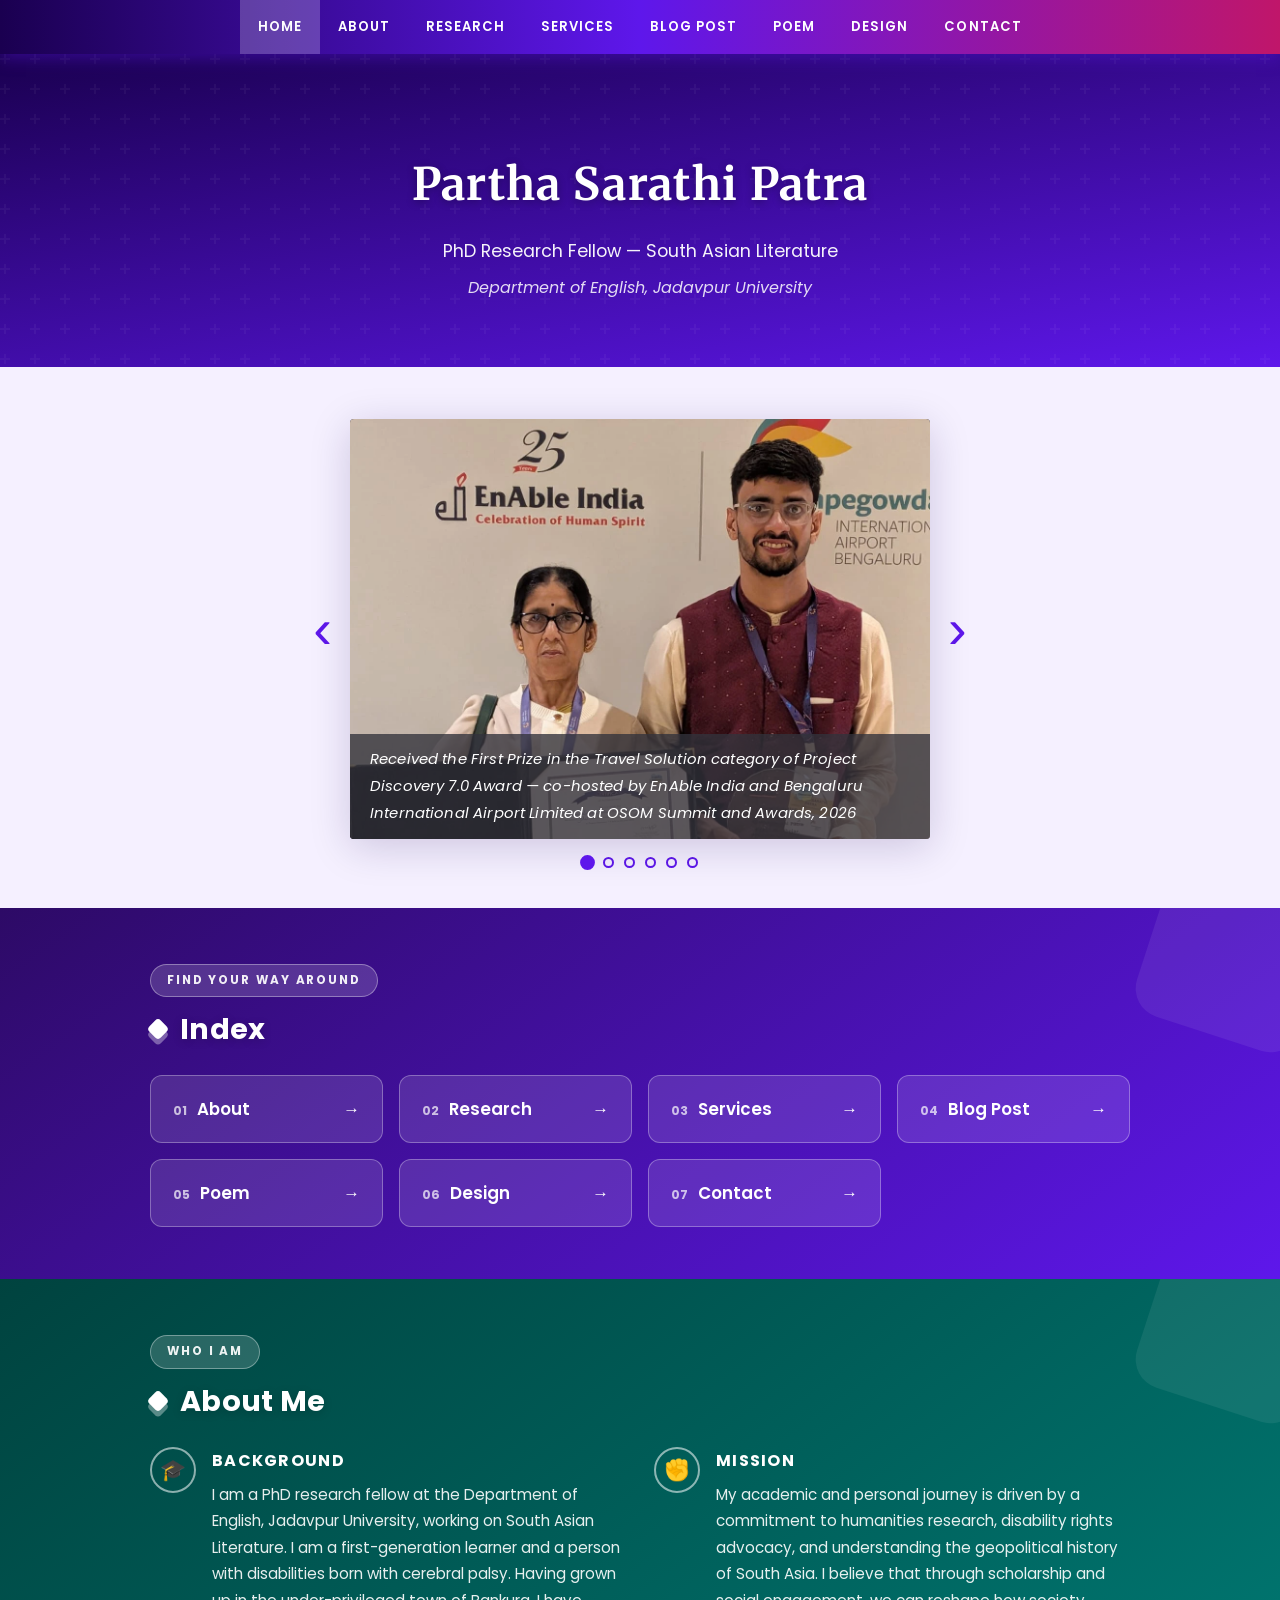
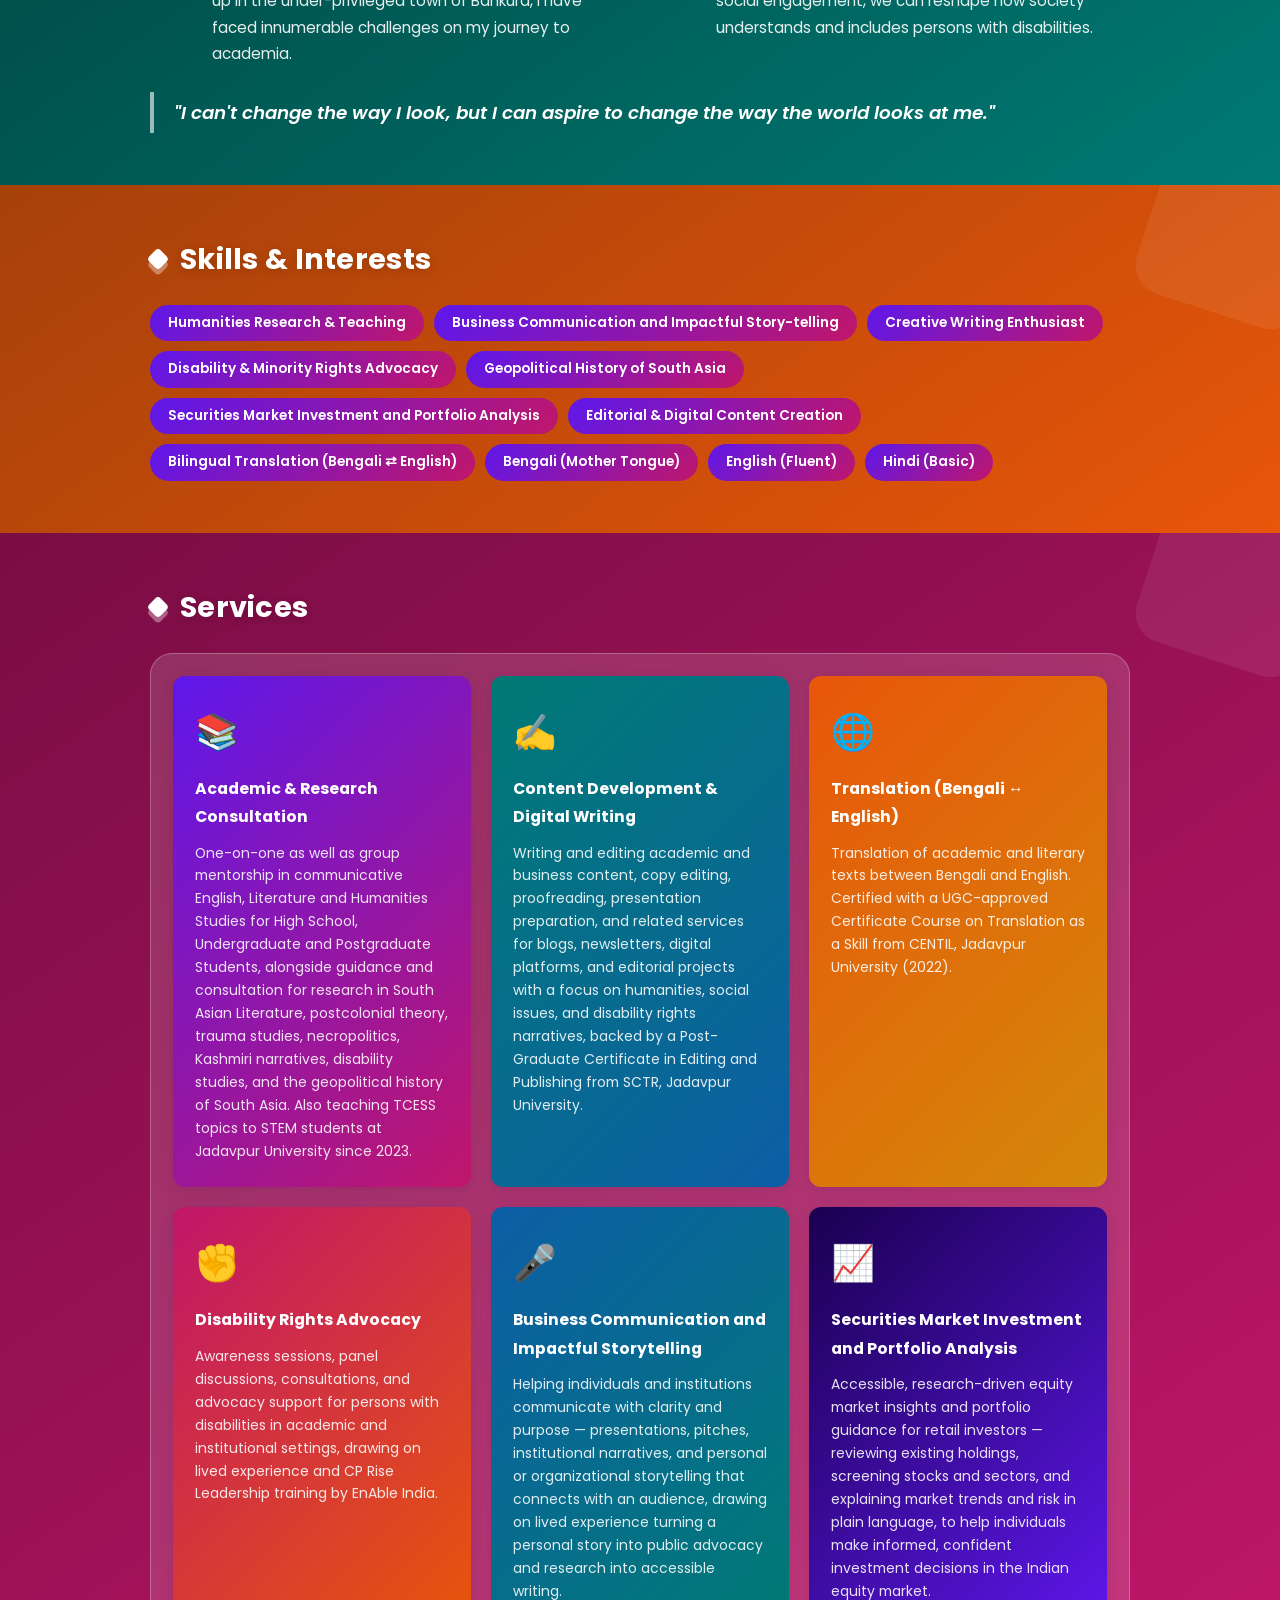
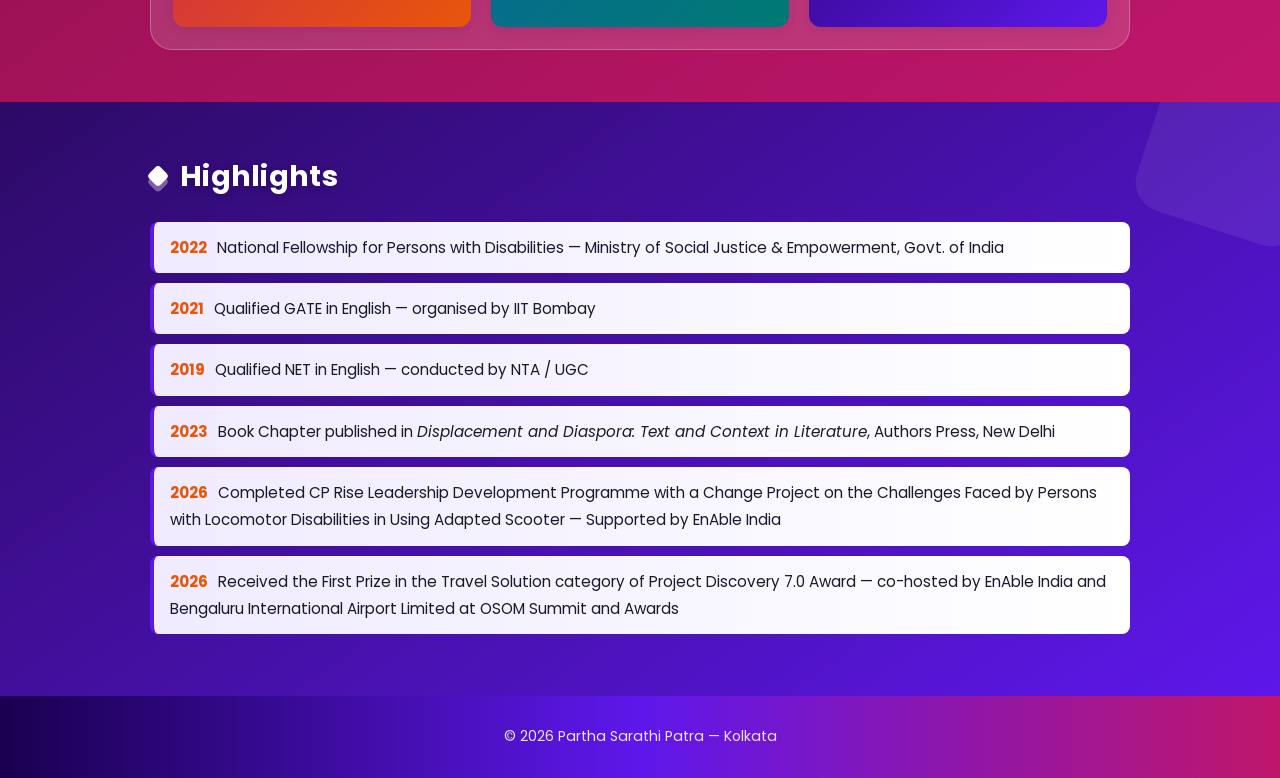
<file: index.html>
﻿<!DOCTYPE html>
<html lang="en">
<head>
  <meta charset="UTF-8" />
  <meta name="viewport" content="width=device-width, initial-scale=1.0" />
  <title>Partha Sarathi Patra | PhD Scholar</title>
  <link rel="stylesheet" href="style.css" />
</head>
<body>

  <!-- NAVIGATION -->
  <nav>
    <ul>
      <li><a href="index.html" class="active">Home</a></li>
      <li><a href="about.html">About</a></li>
      <li><a href="research.html">Research</a></li>
      <li><a href="services.html">Services</a></li>
      <li><a href="blogs.html">Blog Post</a></li>
      <li><a href="poems.html">Poem</a></li>
      <li><a href="design.html">Design</a></li>
      <li><a href="contact.html">Contact</a></li>
    </ul>
  </nav>

  <!-- HERO — text only, no photo -->
  <section class="hero">
    <h1>Partha Sarathi Patra</h1>
    <p class="tagline">PhD Research Fellow &mdash; South Asian Literature</p>
    <p class="institution">Department of English, Jadavpur University</p>
  </section>

  <!-- PHOTO CAROUSEL (style: Ritam Dutta) -->
  <section class="rslider-section">
    <div class="rslider-wrap">

      <!-- Left arrow -->
      <button class="rslider-arrow rslider-prev" onclick="rsMove(-1)" aria-label="Previous">&#8249;</button>

      <!-- Slides -->
      <div class="rslider-stage">

        <div class="rslide active">
          <img src="gallery-6.webp" alt="Received the First Prize in the Travel Solution category of Project Discovery 7.0 Award — co-hosted by EnAble India and Bengaluru International Airport Limited at OSOM Summit and Awards, 2026" />
          <div class="rslide-caption">Received the First Prize in the Travel Solution category of Project Discovery 7.0 Award — co-hosted by EnAble India and Bengaluru International Airport Limited at OSOM Summit and Awards, 2026</div>
        </div>

        <div class="rslide">
          <img src="gallery-2.png" alt="Convocation ceremony — Jadavpur University" />
          <div class="rslide-caption">Convocation ceremony — Jadavpur University</div>
        </div>

        <div class="rslide">
          <img src="gallery-3.jpg" alt="Conducting a session on Literature and Themes" />
          <div class="rslide-caption">During Presentation at a Departmental Conference</div>
        </div>

        <div class="rslide">
          <img src="gallery-4.jpg" alt="A formal occasion" />
          <div class="rslide-caption">A formal occasion — dressed for the moment</div>
        </div>

        <div class="rslide">
          <img src="gallery-1.jpg" alt="With students in the classroom at Jadavpur University" />
          <div class="rslide-caption">With students in the classroom at Jadavpur University</div>
        </div>

        <div class="rslide">
          <img src="gallery-5.jpg" alt="With friends on the university campus lawn" />
          <div class="rslide-caption">Moments with friends on the university campus lawn</div>
        </div>

      </div>

      <!-- Right arrow -->
      <button class="rslider-arrow rslider-next" onclick="rsMove(1)" aria-label="Next">&#8250;</button>

    </div>

    <!-- Dots -->
    <div class="rslider-dots">
      <button class="rsdot active" onclick="rsGoTo(0)" aria-label="Slide 1"></button>
      <button class="rsdot" onclick="rsGoTo(1)" aria-label="Slide 2"></button>
      <button class="rsdot" onclick="rsGoTo(2)" aria-label="Slide 3"></button>
      <button class="rsdot" onclick="rsGoTo(3)" aria-label="Slide 4"></button>
      <button class="rsdot" onclick="rsGoTo(4)" aria-label="Slide 5"></button>
      <button class="rsdot" onclick="rsGoTo(5)" aria-label="Slide 6"></button>
    </div>
  </section>

  <script>
    let rsIdx = 0, rsTotal = 6;
    let rsTimer = setInterval(() => rsMove(1), 5000);

    function rsGoTo(n) {
      document.querySelectorAll('.rslide')[rsIdx].classList.remove('active');
      document.querySelectorAll('.rsdot')[rsIdx].classList.remove('active');
      rsIdx = (n + rsTotal) % rsTotal;
      document.querySelectorAll('.rslide')[rsIdx].classList.add('active');
      document.querySelectorAll('.rsdot')[rsIdx].classList.add('active');
      clearInterval(rsTimer);
      rsTimer = setInterval(() => rsMove(1), 5000);
    }
    function rsMove(d) { rsGoTo(rsIdx + d); }
  </script>

  <!-- MAIN CONTENT -->
  <main>

    <!-- INDEX / QUICK LINKS -->
    <section class="section">
      <span class="section-eyebrow">Find your way around</span>
      <h2 class="section-title">Index</h2>
      <div class="index-links">
        <a class="index-link" href="about.html"><span><span class="idx-no">01</span>About</span> &#8594;</a>
        <a class="index-link" href="research.html"><span><span class="idx-no">02</span>Research</span> &#8594;</a>
        <a class="index-link" href="services.html"><span><span class="idx-no">03</span>Services</span> &#8594;</a>
        <a class="index-link" href="blogs.html"><span><span class="idx-no">04</span>Blog Post</span> &#8594;</a>
        <a class="index-link" href="poems.html"><span><span class="idx-no">05</span>Poem</span> &#8594;</a>
        <a class="index-link" href="design.html"><span><span class="idx-no">06</span>Design</span> &#8594;</a>
        <a class="index-link" href="contact.html"><span><span class="idx-no">07</span>Contact</span> &#8594;</a>
      </div>
    </section>

    <!-- ABOUT -->
    <section class="section">
      <span class="section-eyebrow">Who I am</span>
      <h2 class="section-title">About Me</h2>
      <div class="icon-points" style="margin-bottom: 24px;">
        <div class="icon-point">
          <span class="icon-point-badge">&#127891;</span>
          <div>
            <h3>Background</h3>
            <p>
              I am a PhD research fellow at the Department of English, Jadavpur University,
              working on South Asian Literature. I am a first-generation learner and a person
              with disabilities born with cerebral palsy. Having grown up in the
              under-privileged town of Bankura, I have faced innumerable challenges on my
              journey to academia.
            </p>
          </div>
        </div>
        <div class="icon-point">
          <span class="icon-point-badge">&#9994;</span>
          <div>
            <h3>Mission</h3>
            <p>
              My academic and personal journey is driven by a commitment to humanities
              research, disability rights advocacy, and understanding the geopolitical
              history of South Asia. I believe that through scholarship and social
              engagement, we can reshape how society understands and includes persons
              with disabilities.
            </p>
          </div>
        </div>
      </div>
      <p class="pull-quote">
        "I can't change the way I look, but I can aspire to change the way the world looks at me."
      </p>
    </section>

    <!-- SKILLS -->
    <section class="section">
      <h2 class="section-title">Skills &amp; Interests</h2>
      <div class="skills-grid">
        <span class="skill-tag">Humanities Research &amp; Teaching</span>
        <span class="skill-tag">Business Communication and Impactful Story-telling</span>
        <span class="skill-tag">Creative Writing Enthusiast</span>
        <span class="skill-tag">Disability &amp; Minority Rights Advocacy</span>
        <span class="skill-tag">Geopolitical History of South Asia</span>
        <span class="skill-tag">Securities Market Investment and Portfolio Analysis</span>
        <span class="skill-tag">Editorial &amp; Digital Content Creation</span>
        <span class="skill-tag">Bilingual Translation (Bengali &#8644; English)</span>
        <span class="skill-tag">Bengali (Mother Tongue)</span>
        <span class="skill-tag">English (Fluent)</span>
        <span class="skill-tag">Hindi (Basic)</span>
      </div>
    </section>

    <!-- SERVICES -->
    <section class="section">
      <h2 class="section-title">Services</h2>
      <div class="services-grid">

        <div class="service-card">
          <div class="service-icon">&#128218;</div>
          <h3>Academic &amp; Research Consultation</h3>
          <p>
            One-on-one as well as group mentorship in communicative English, Literature and
            Humanities Studies for High School, Undergraduate and Postgraduate Students,
            alongside guidance and consultation for research in South Asian Literature,
            postcolonial theory, trauma studies, necropolitics, Kashmiri narratives,
            disability studies, and the geopolitical history of South Asia.
            Also teaching TCESS topics to STEM students at Jadavpur University since 2023.
          </p>
        </div>

        <div class="service-card">
          <div class="service-icon">&#9997;</div>
          <h3>Content Development &amp; Digital Writing</h3>
          <p>
            Writing and editing academic and business content, copy editing, proofreading,
            presentation preparation, and related services for blogs, newsletters, digital
            platforms, and editorial projects with a focus on humanities, social issues, and
            disability rights narratives, backed by a Post-Graduate Certificate in Editing
            and Publishing from SCTR, Jadavpur University.
          </p>
        </div>

        <div class="service-card">
          <div class="service-icon">&#127760;</div>
          <h3>Translation (Bengali &#8596; English)</h3>
          <p>
            Translation of academic and literary texts between Bengali and English.
            Certified with a UGC-approved Certificate Course on Translation as a Skill
            from CENTIL, Jadavpur University (2022).
          </p>
        </div>

        <div class="service-card">
          <div class="service-icon">&#9994;</div>
          <h3>Disability Rights Advocacy</h3>
          <p>
            Awareness sessions, panel discussions, consultations, and advocacy support for
            persons with disabilities in academic and institutional settings, drawing on
            lived experience and CP Rise Leadership training by EnAble India.
          </p>
        </div>

        <div class="service-card">
          <div class="service-icon">&#127908;</div>
          <h3>Business Communication and Impactful Storytelling</h3>
          <p>
            Helping individuals and institutions communicate with clarity and purpose &mdash;
            presentations, pitches, institutional narratives, and personal or organizational
            storytelling that connects with an audience, drawing on lived experience turning
            a personal story into public advocacy and research into accessible writing.
          </p>
        </div>

        <div class="service-card">
          <div class="service-icon">&#128200;</div>
          <h3>Securities Market Investment and Portfolio Analysis</h3>
          <p>
            Accessible, research-driven equity market insights and portfolio guidance for
            retail investors &mdash; reviewing existing holdings, screening stocks and sectors,
            and explaining market trends and risk in plain language, to help individuals make
            informed, confident investment decisions in the Indian equity market.
          </p>
        </div>

      </div>
    </section>

    <!-- QUICK HIGHLIGHTS -->
    <section class="section">
      <h2 class="section-title">Highlights</h2>
      <ul class="awards-list">
        <li>
          <span class="award-year">2022</span>
          National Fellowship for Persons with Disabilities — Ministry of Social Justice &amp; Empowerment, Govt. of India
        </li>
        <li>
          <span class="award-year">2021</span>
          Qualified GATE in English — organised by IIT Bombay
        </li>
        <li>
          <span class="award-year">2019</span>
          Qualified NET in English — conducted by NTA / UGC
        </li>
        <li>
          <span class="award-year">2023</span>
          Book Chapter published in <em>Displacement and Diaspora: Text and Context in Literature</em>, Authors Press, New Delhi
        </li>
        <li>
          <span class="award-year">2026</span>
          Completed CP Rise Leadership Development Programme with a Change Project on the
          Challenges Faced by Persons with Locomotor Disabilities in Using Adapted Scooter
          &mdash; Supported by EnAble India
        </li>
        <li>
          <span class="award-year">2026</span>
          Received the First Prize in the Travel Solution category of Project Discovery 7.0 Award
          &mdash; co-hosted by EnAble India and Bengaluru International Airport Limited at OSOM Summit and Awards
        </li>
      </ul>
    </section>

  </main>

  <footer>
    <p>&copy; 2026 Partha Sarathi Patra &mdash; Kolkata</p>
  </footer>

</body>
</html>
</file>
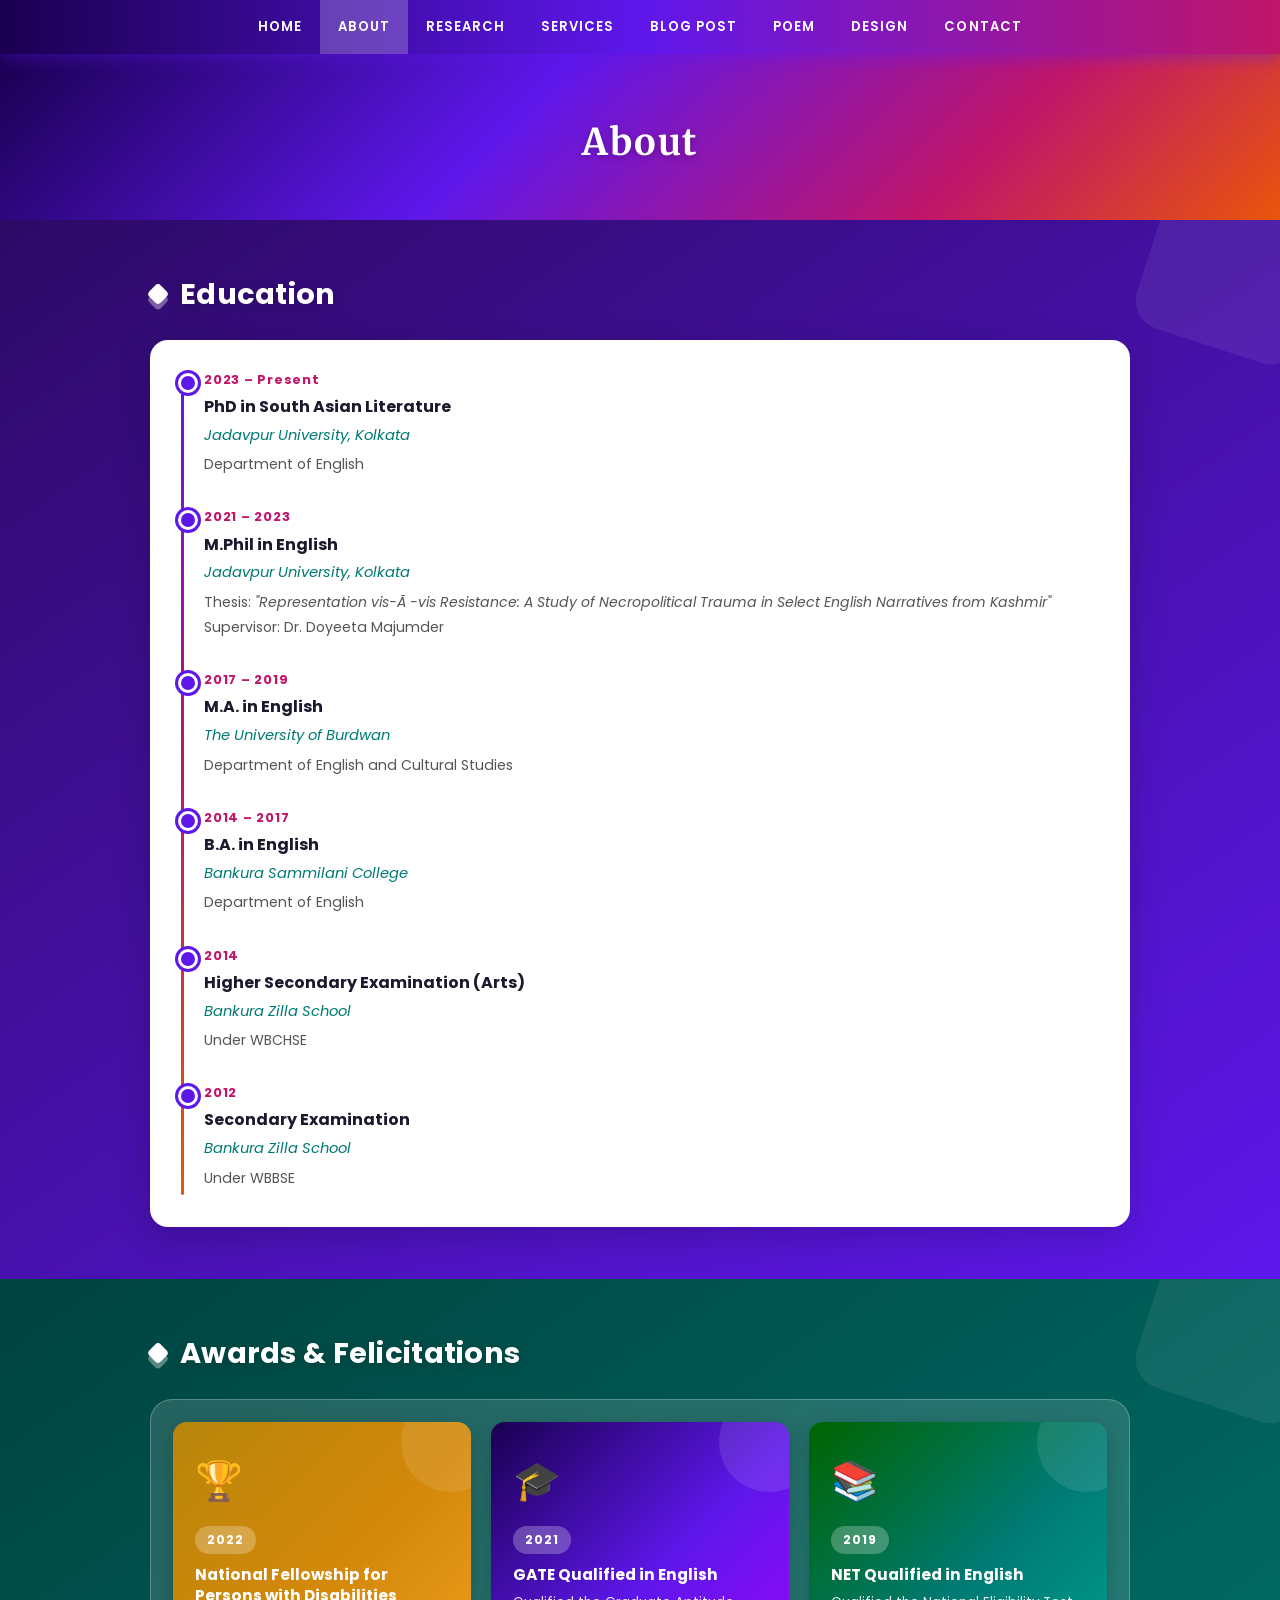
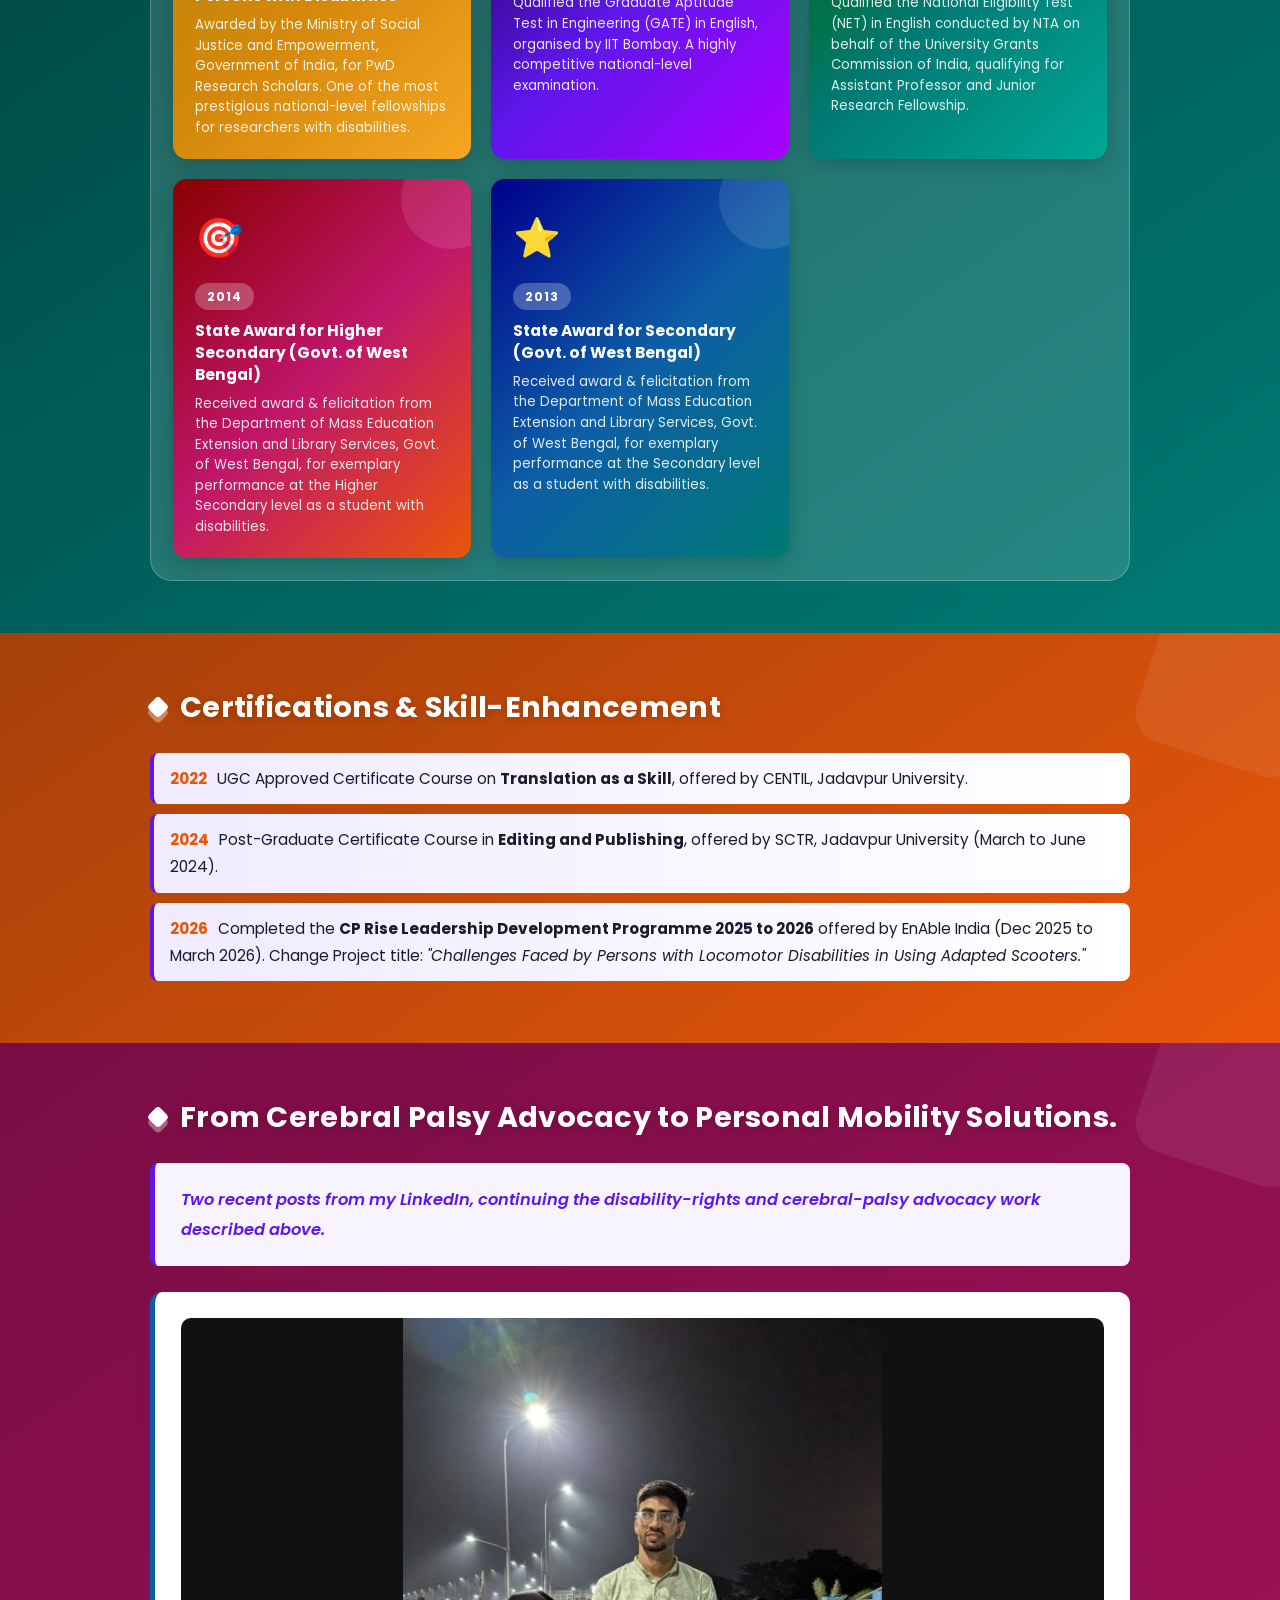
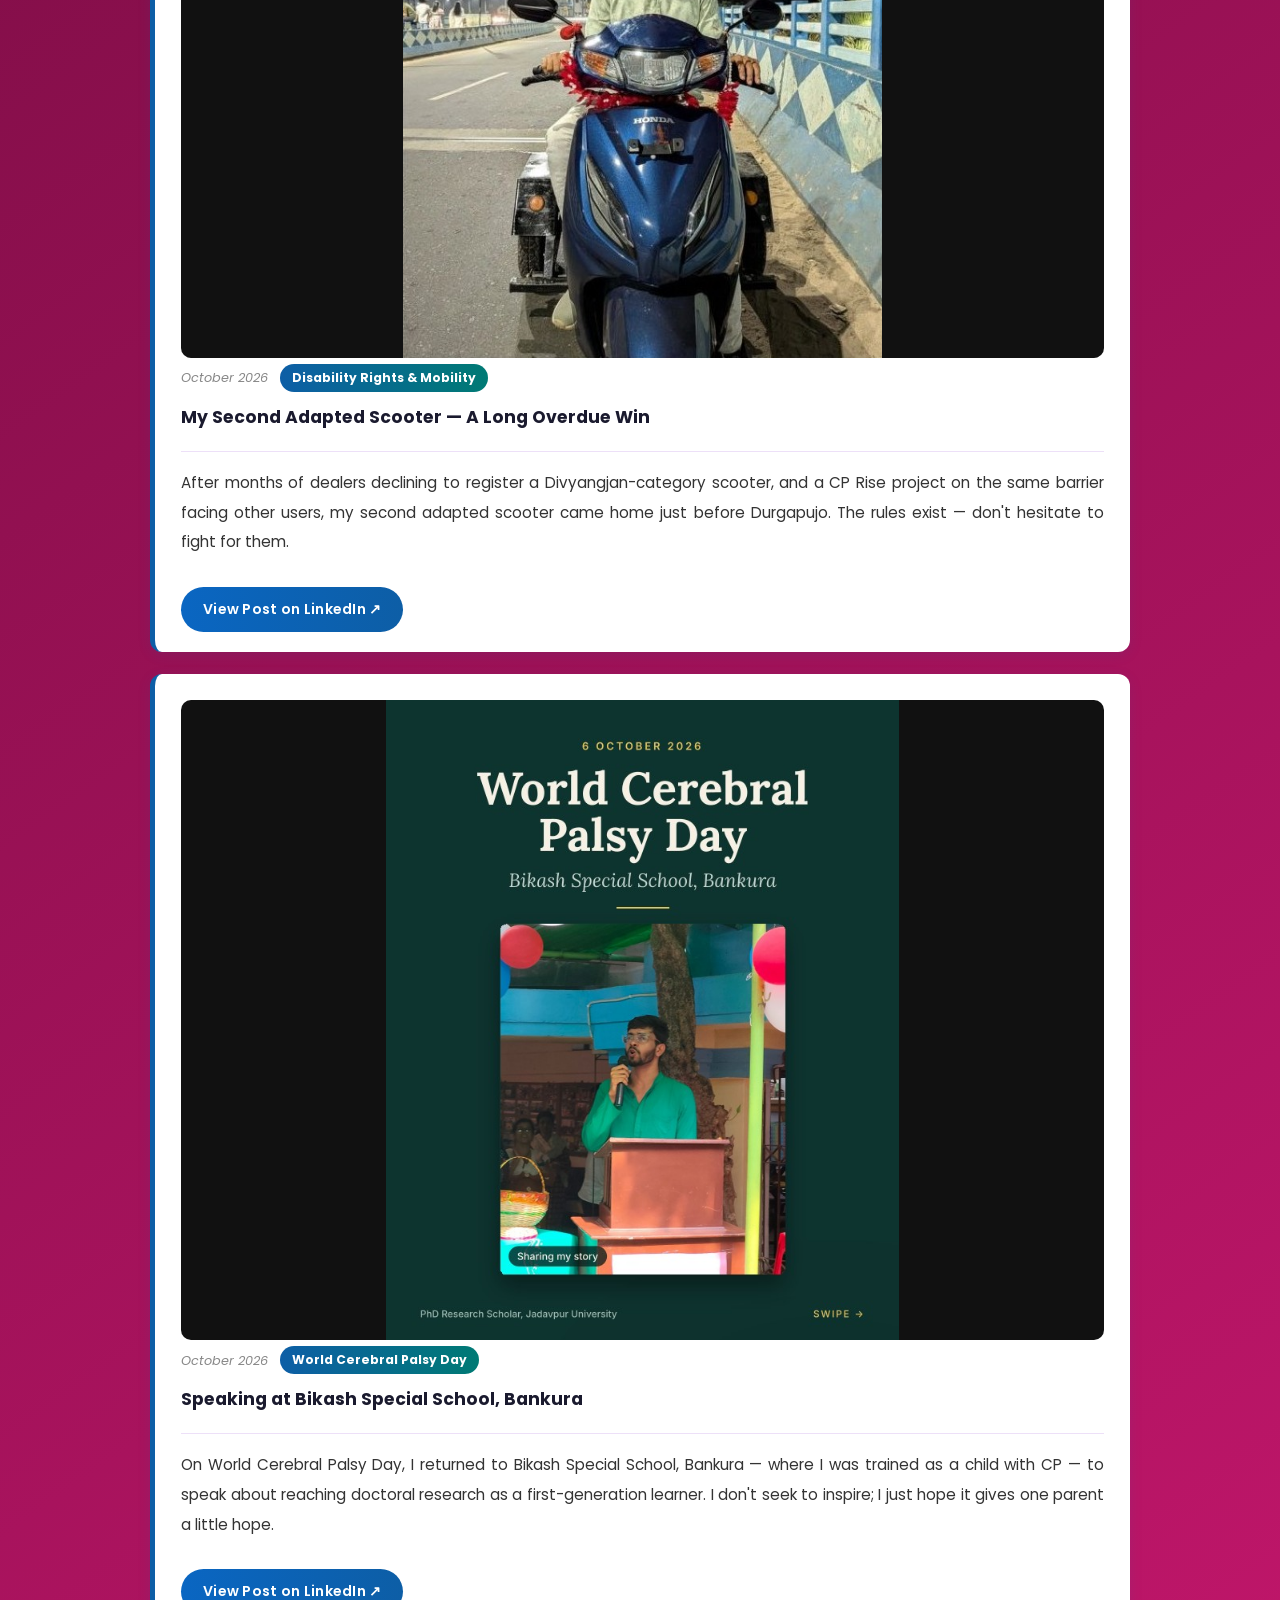
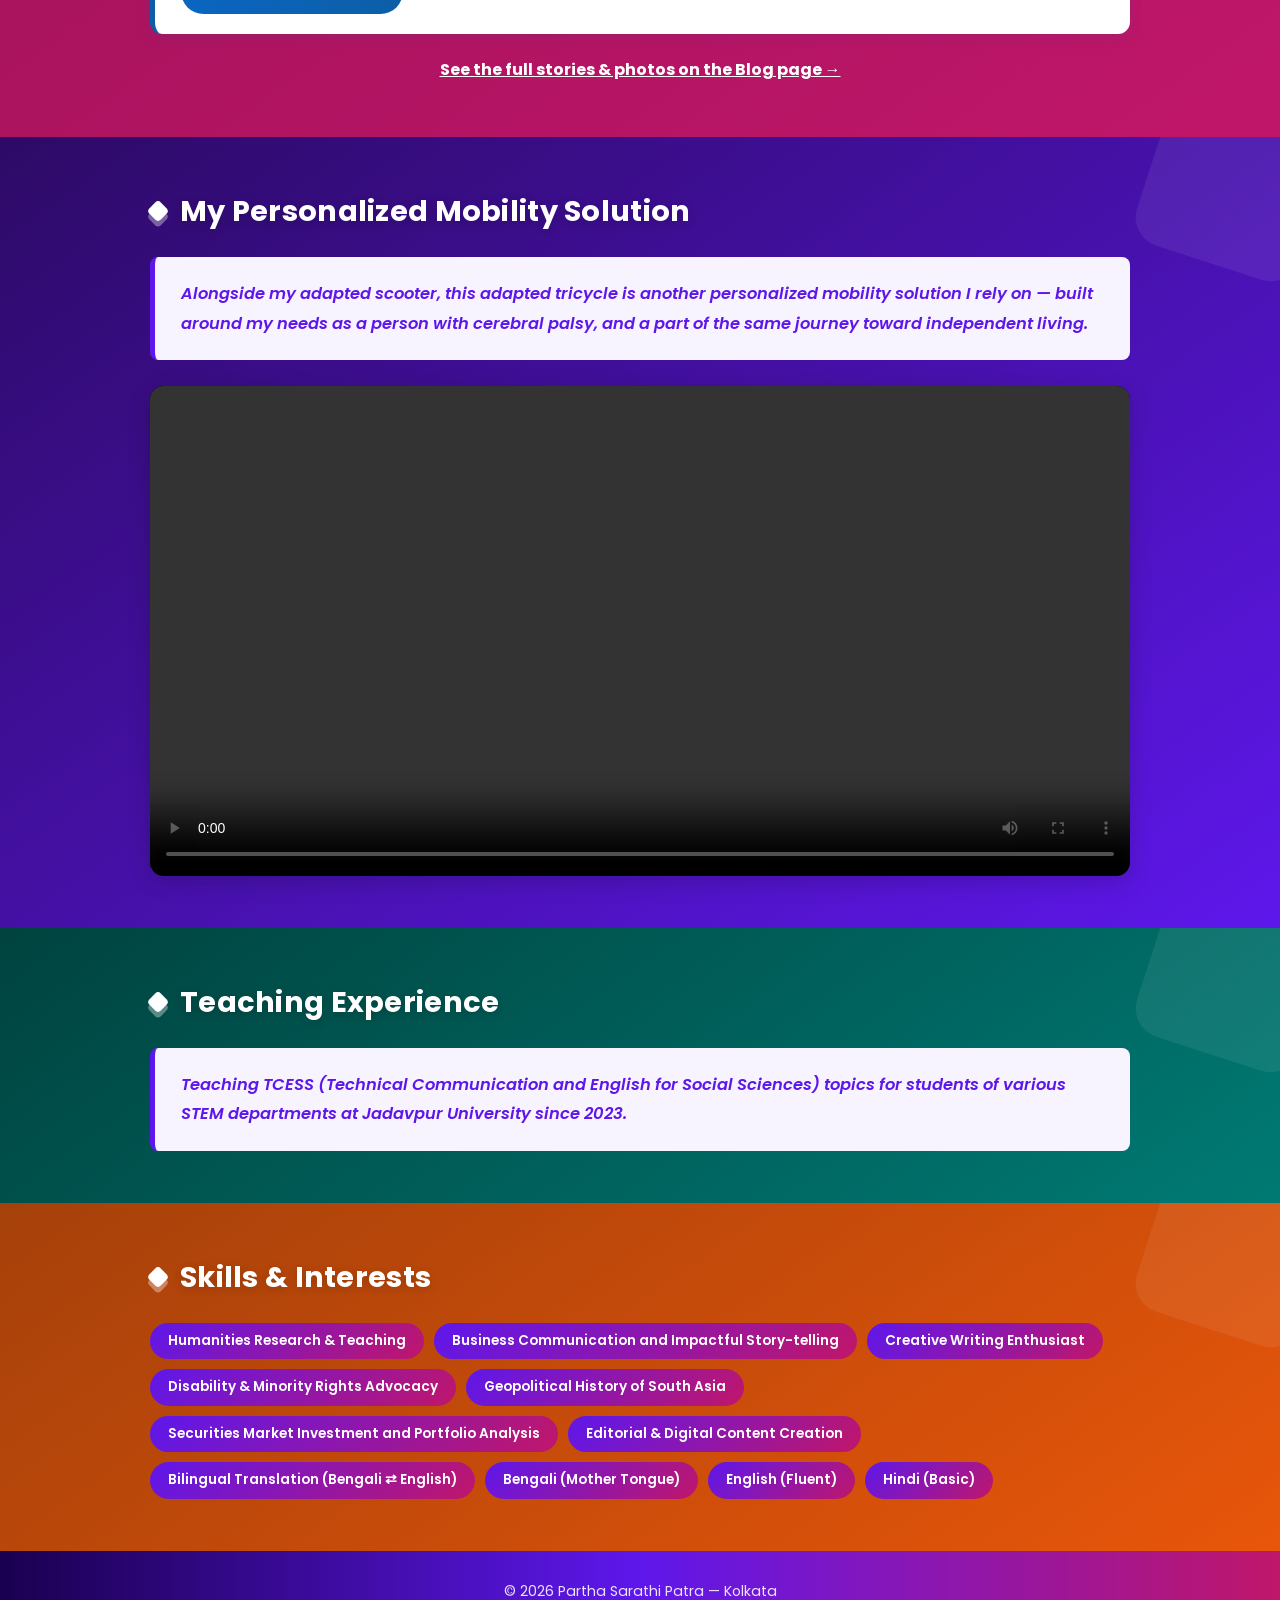
<file: about.html>
﻿<!DOCTYPE html>
<html lang="en">
<head>
  <meta charset="UTF-8" />
  <meta name="viewport" content="width=device-width, initial-scale=1.0" />
  <title>About | Partha Sarathi Patra</title>
  <link rel="stylesheet" href="style.css" />
</head>
<body>

  <nav>
    <ul>
      <li><a href="index.html">Home</a></li>
      <li><a href="about.html" class="active">About</a></li>
      <li><a href="research.html">Research</a></li>
      <li><a href="services.html">Services</a></li>
      <li><a href="blogs.html">Blog Post</a></li>
      <li><a href="poems.html">Poem</a></li>
      <li><a href="design.html">Design</a></li>
      <li><a href="contact.html">Contact</a></li>
    </ul>
  </nav>

  <div class="page-header">
    <h1>About</h1>
  </div>

  <main>

    <!-- EDUCATION -->
    <section class="section">
      <h2 class="section-title">Education</h2>
      <div class="timeline">

        <div class="timeline-item">
          <div class="year">2023 &ndash; Present</div>
          <div class="degree">PhD in South Asian Literature</div>
          <div class="institution">Jadavpur University, Kolkata</div>
          <div class="detail">Department of English</div>
        </div>

        <div class="timeline-item">
          <div class="year">2021 &ndash; 2023</div>
          <div class="degree">M.Phil in English</div>
          <div class="institution">Jadavpur University, Kolkata</div>
          <div class="detail">
            Thesis: <em>"Representation vis-Ã -vis Resistance: A Study of Necropolitical Trauma
            in Select English Narratives from Kashmir"</em><br/>
            Supervisor: Dr. Doyeeta Majumder
          </div>
        </div>

        <div class="timeline-item">
          <div class="year">2017 &ndash; 2019</div>
          <div class="degree">M.A. in English</div>
          <div class="institution">The University of Burdwan</div>
          <div class="detail">Department of English and Cultural Studies</div>
        </div>

        <div class="timeline-item">
          <div class="year">2014 &ndash; 2017</div>
          <div class="degree">B.A. in English</div>
          <div class="institution">Bankura Sammilani College</div>
          <div class="detail">Department of English</div>
        </div>

        <div class="timeline-item">
          <div class="year">2014</div>
          <div class="degree">Higher Secondary Examination (Arts)</div>
          <div class="institution">Bankura Zilla School</div>
          <div class="detail">Under WBCHSE</div>
        </div>

        <div class="timeline-item">
          <div class="year">2012</div>
          <div class="degree">Secondary Examination</div>
          <div class="institution">Bankura Zilla School</div>
          <div class="detail">Under WBBSE</div>
        </div>

      </div>
    </section>

    <!-- AWARDS & FELICITATION -->
    <section class="section">
      <h2 class="section-title">Awards &amp; Felicitations</h2>
      <div class="awards-felicitation-grid">

        <div class="award-card">
          <span class="award-icon">&#127942;</span>
          <span class="award-year-badge">2022</span>
          <div class="award-title">National Fellowship for Persons with Disabilities</div>
          <div class="award-body">
            Awarded by the Ministry of Social Justice and Empowerment, Government of India,
            for PwD Research Scholars. One of the most prestigious national-level fellowships
            for researchers with disabilities.
          </div>
        </div>

        <div class="award-card">
          <span class="award-icon">&#127891;</span>
          <span class="award-year-badge">2021</span>
          <div class="award-title">GATE Qualified in English</div>
          <div class="award-body">
            Qualified the Graduate Aptitude Test in Engineering (GATE) in English,
            organised by IIT Bombay. A highly competitive national-level examination.
          </div>
        </div>

        <div class="award-card">
          <span class="award-icon">&#128218;</span>
          <span class="award-year-badge">2019</span>
          <div class="award-title">NET Qualified in English</div>
          <div class="award-body">
            Qualified the National Eligibility Test (NET) in English conducted by NTA
            on behalf of the University Grants Commission of India, qualifying for
            Assistant Professor and Junior Research Fellowship.
          </div>
        </div>

        <div class="award-card">
          <span class="award-icon">&#127919;</span>
          <span class="award-year-badge">2014</span>
          <div class="award-title">State Award for Higher Secondary (Govt. of West Bengal)</div>
          <div class="award-body">
            Received award &amp; felicitation from the Department of Mass Education
            Extension and Library Services, Govt. of West Bengal, for exemplary
            performance at the Higher Secondary level as a student with disabilities.
          </div>
        </div>

        <div class="award-card">
          <span class="award-icon">&#11088;</span>
          <span class="award-year-badge">2013</span>
          <div class="award-title">State Award for Secondary (Govt. of West Bengal)</div>
          <div class="award-body">
            Received award &amp; felicitation from the Department of Mass Education
            Extension and Library Services, Govt. of West Bengal, for exemplary
            performance at the Secondary level as a student with disabilities.
          </div>
        </div>

      </div>
    </section>

    <!-- CERTIFICATIONS -->
    <section class="section">
      <h2 class="section-title">Certifications &amp; Skill-Enhancement</h2>
      <ul class="awards-list">
        <li>
          <span class="award-year">2022</span>
          UGC Approved Certificate Course on <strong>Translation as a Skill</strong>,
          offered by CENTIL, Jadavpur University.
        </li>
        <li>
          <span class="award-year">2024</span>
          Post-Graduate Certificate Course in <strong>Editing and Publishing</strong>,
          offered by SCTR, Jadavpur University (March to June 2024).
        </li>
        <li>
          <span class="award-year">2026</span>
          Completed the <strong>CP Rise Leadership Development Programme 2025 to 2026</strong>
          offered by EnAble India (Dec 2025 to March 2026).
          Change Project title: <em>"Challenges Faced by Persons with Locomotor Disabilities
          in Using Adapted Scooters."</em>
        </li>
      </ul>
    </section>

    <!-- RECENT ADVOCACY — FROM LINKEDIN -->
    <section class="section">
      <h2 class="section-title">From Cerebral Palsy Advocacy to Personal Mobility Solutions.</h2>
      <div class="about-box" style="margin-bottom: 26px;">
        <p>
          Two recent posts from my LinkedIn, continuing the disability-rights and
          cerebral-palsy advocacy work described above.
        </p>
      </div>

      <div class="blog-card">
        <img class="blog-card-image featured" src="linkedin-scooter-night.jpg" alt="Partha riding his new adapted scooter at night in Bankura" />
        <div class="blog-meta">
          <span class="blog-date">October 2026</span>
          <span class="blog-tag">Disability Rights &amp; Mobility</span>
        </div>
        <h3 class="blog-title">My Second Adapted Scooter &mdash; A Long Overdue Win</h3>
        <div class="blog-body">
          <p>
            After months of dealers declining to register a Divyangjan-category scooter, and a
            CP Rise project on the same barrier facing other users, my second adapted scooter
            came home just before Durgapujo. The rules exist &mdash; don't hesitate to fight
            for them.
          </p>
        </div>
        <a class="linkedin-btn" href="https://www.linkedin.com/feed/update/urn:li:activity:7517894103360053248/" target="_blank" rel="noopener">
          View Post on LinkedIn &#8599;
        </a>
      </div>

      <div class="blog-card">
        <img class="blog-card-image featured" src="linkedin-cpday-cover.jpg" alt="World Cerebral Palsy Day cover slide — Partha speaking at Bikash Special School, Bankura" />
        <div class="blog-meta">
          <span class="blog-date">October 2026</span>
          <span class="blog-tag">World Cerebral Palsy Day</span>
        </div>
        <h3 class="blog-title">Speaking at Bikash Special School, Bankura</h3>
        <div class="blog-body">
          <p>
            On World Cerebral Palsy Day, I returned to Bikash Special School, Bankura &mdash;
            where I was trained as a child with CP &mdash; to speak about reaching doctoral
            research as a first-generation learner. I don't seek to inspire; I just hope it
            gives one parent a little hope.
          </p>
        </div>
        <a class="linkedin-btn" href="https://www.linkedin.com/feed/update/urn:li:activity:7513297909094957056/" target="_blank" rel="noopener">
          View Post on LinkedIn &#8599;
        </a>
      </div>

      <p style="text-align:center; margin-top: 4px;">
        <a href="blogs.html" style="color:#fff; font-weight:700; text-decoration:underline;">
          See the full stories &amp; photos on the Blog page &#8594;
        </a>
      </p>
    </section>

    <!-- PERSONALIZED MOBILITY SOLUTION -->
    <section class="section">
      <h2 class="section-title">My Personalized Mobility Solution</h2>
      <div class="about-box" style="margin-bottom: 26px;">
        <p>
          Alongside my adapted scooter, this adapted tricycle is another personalized
          mobility solution I rely on &mdash; built around my needs as a person with
          cerebral palsy, and a part of the same journey toward independent living.
        </p>
      </div>
      <div class="video-frame">
        <video controls preload="metadata" playsinline>
          <source src="adapted-tricycle.mp4" type="video/mp4" />
          Your browser does not support the video tag.
        </video>
      </div>
    </section>

    <!-- TEACHING -->
    <section class="section">
      <h2 class="section-title">Teaching Experience</h2>
      <div class="about-box">
        <p>
          Teaching TCESS (Technical Communication and English for Social Sciences) topics
          for students of various STEM departments at Jadavpur University since 2023.
        </p>
      </div>
    </section>

    <!-- SKILLS -->
    <section class="section">
      <h2 class="section-title">Skills &amp; Interests</h2>
      <div class="skills-grid">
        <span class="skill-tag">Humanities Research &amp; Teaching</span>
        <span class="skill-tag">Business Communication and Impactful Story-telling</span>
        <span class="skill-tag">Creative Writing Enthusiast</span>
        <span class="skill-tag">Disability &amp; Minority Rights Advocacy</span>
        <span class="skill-tag">Geopolitical History of South Asia</span>
        <span class="skill-tag">Securities Market Investment and Portfolio Analysis</span>
        <span class="skill-tag">Editorial &amp; Digital Content Creation</span>
        <span class="skill-tag">Bilingual Translation (Bengali &#8644; English)</span>
        <span class="skill-tag">Bengali (Mother Tongue)</span>
        <span class="skill-tag">English (Fluent)</span>
        <span class="skill-tag">Hindi (Basic)</span>
      </div>
    </section>

  </main>

  <footer>
    <p>&copy; 2026 Partha Sarathi Patra &mdash; Kolkata</p>
  </footer>

</body>
</html>
</file>
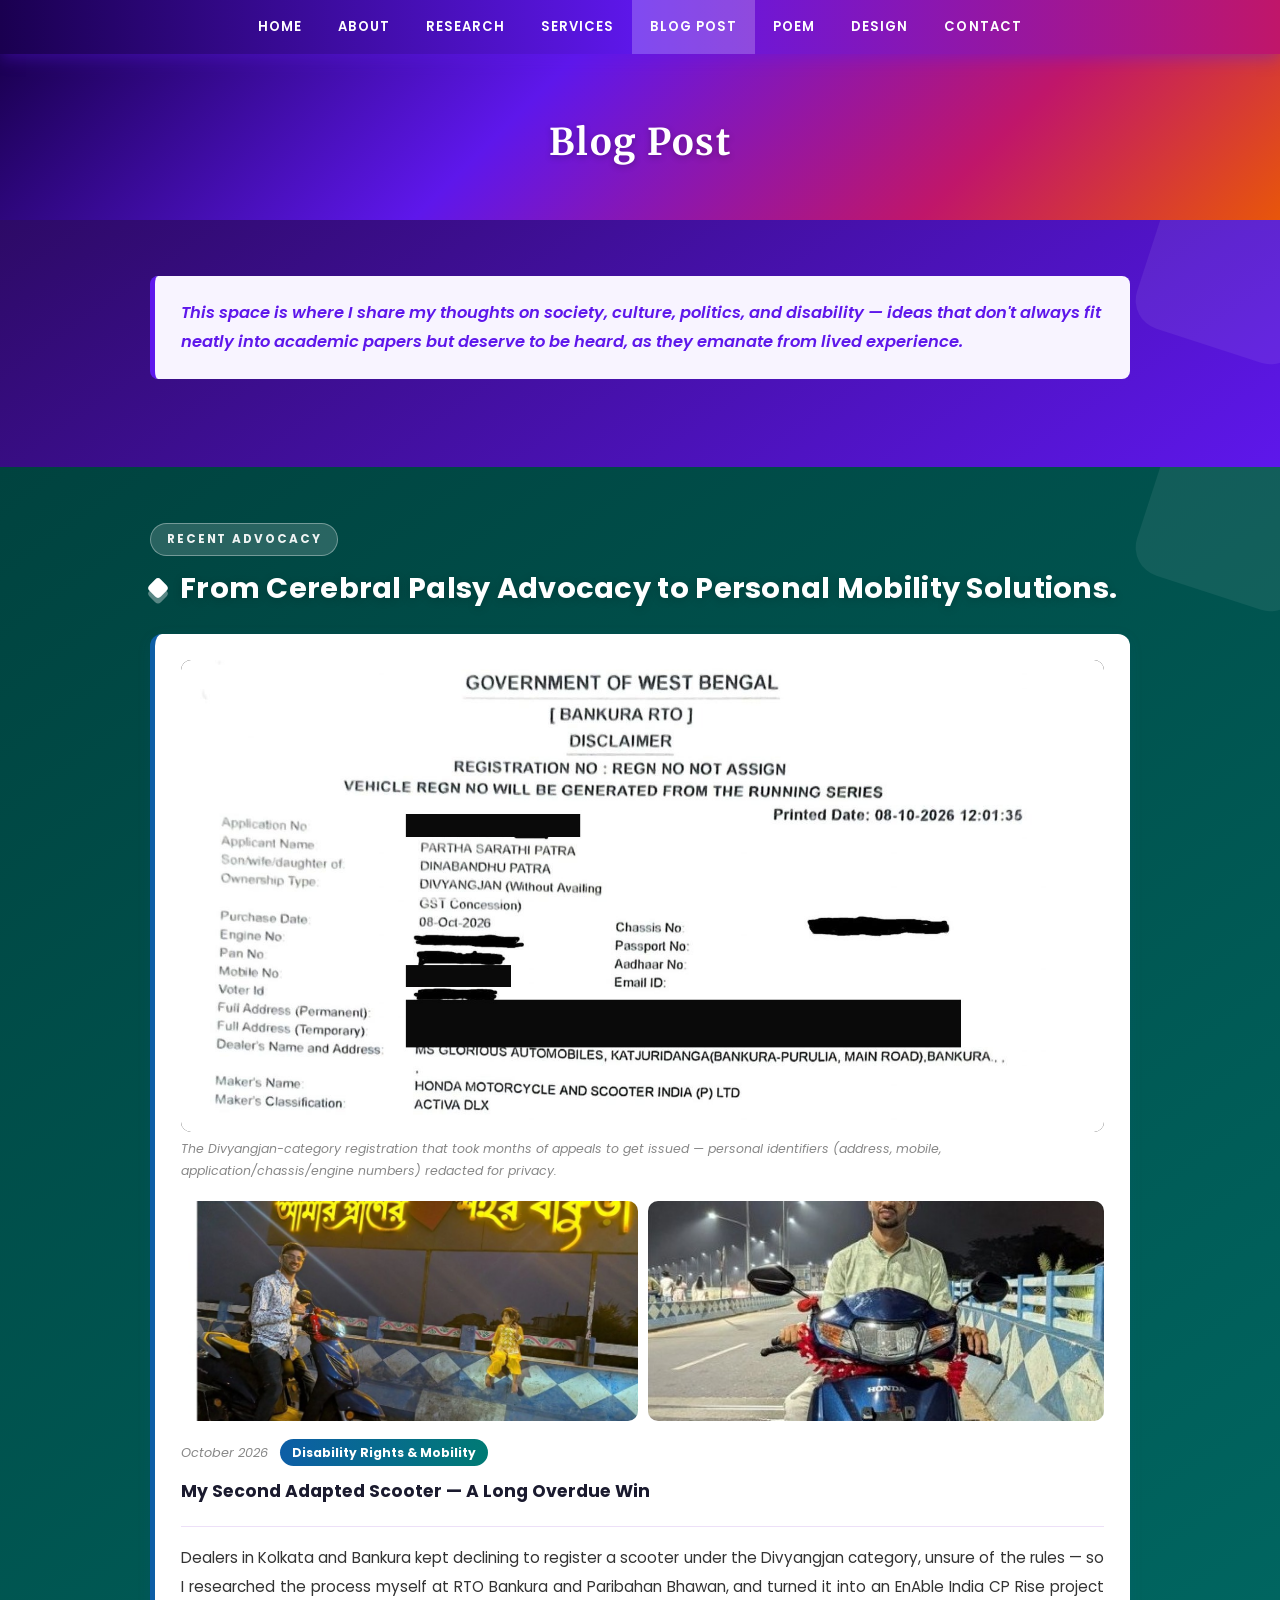
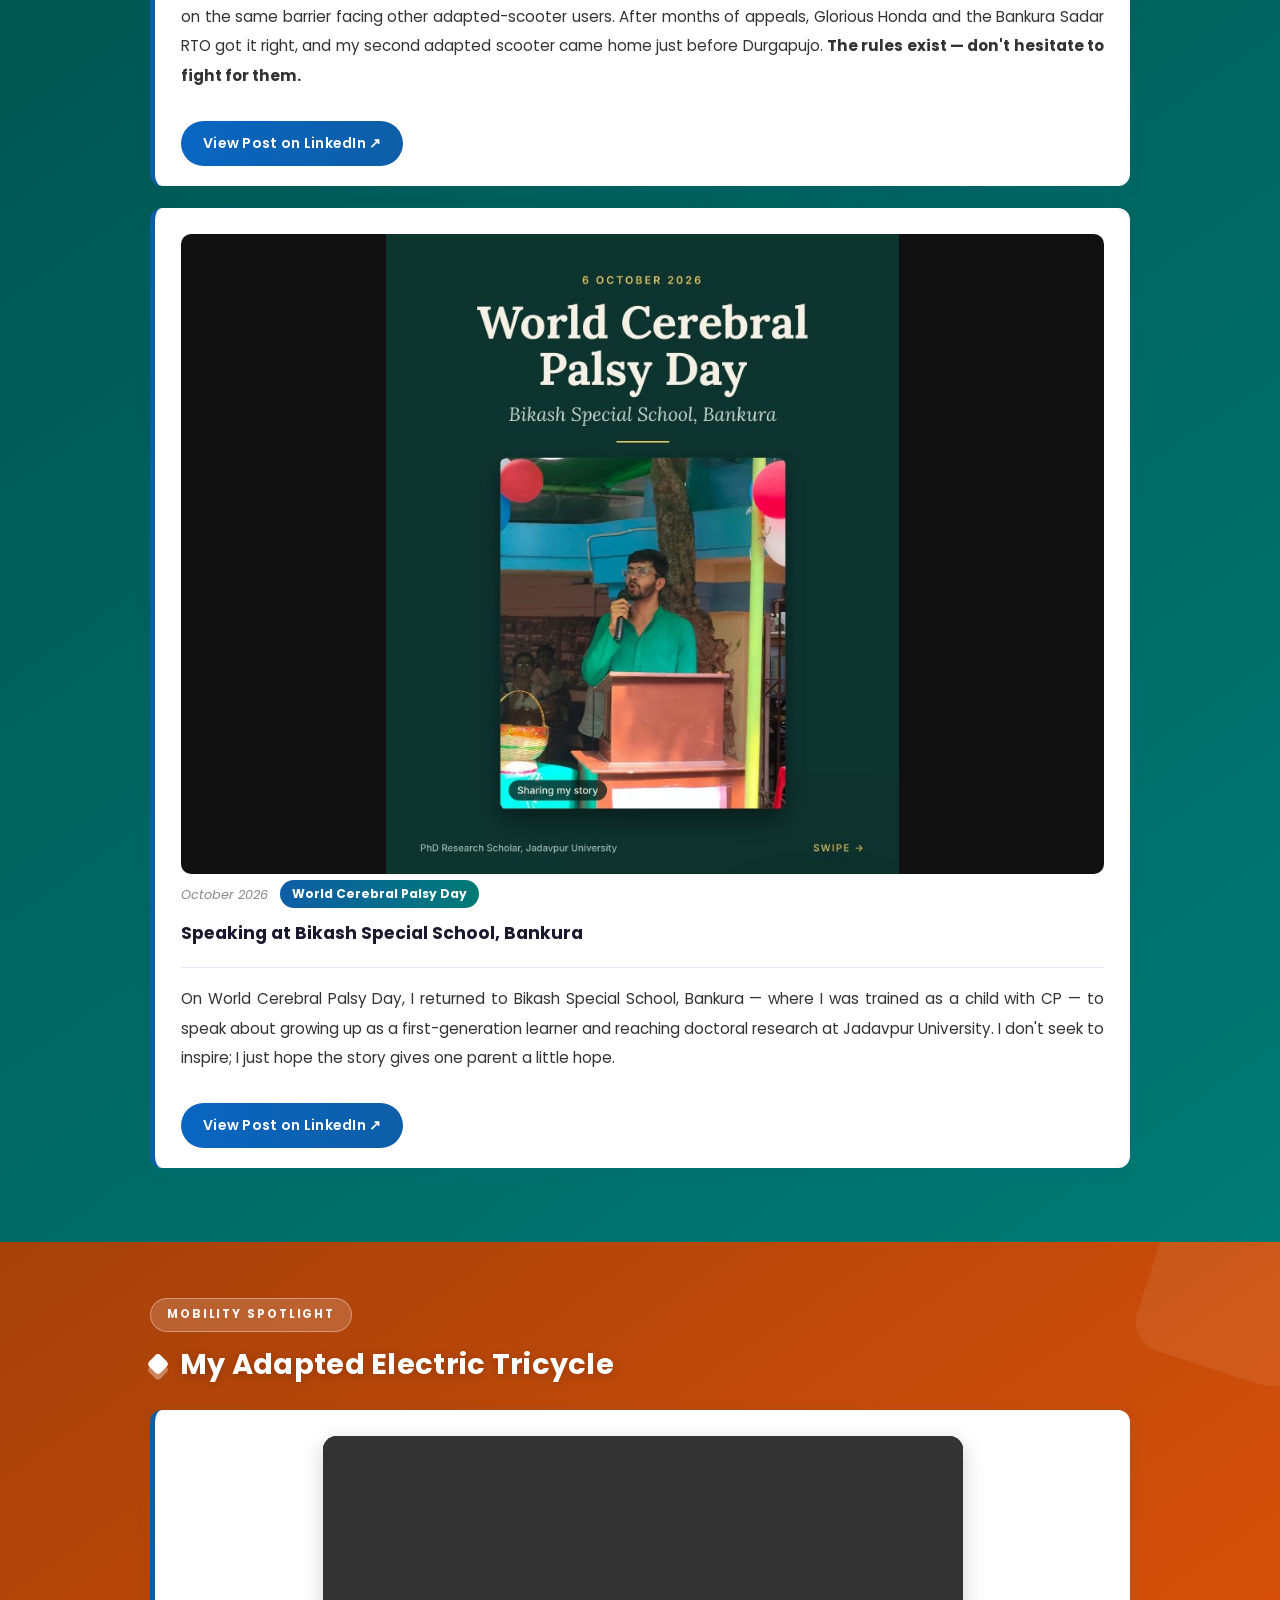
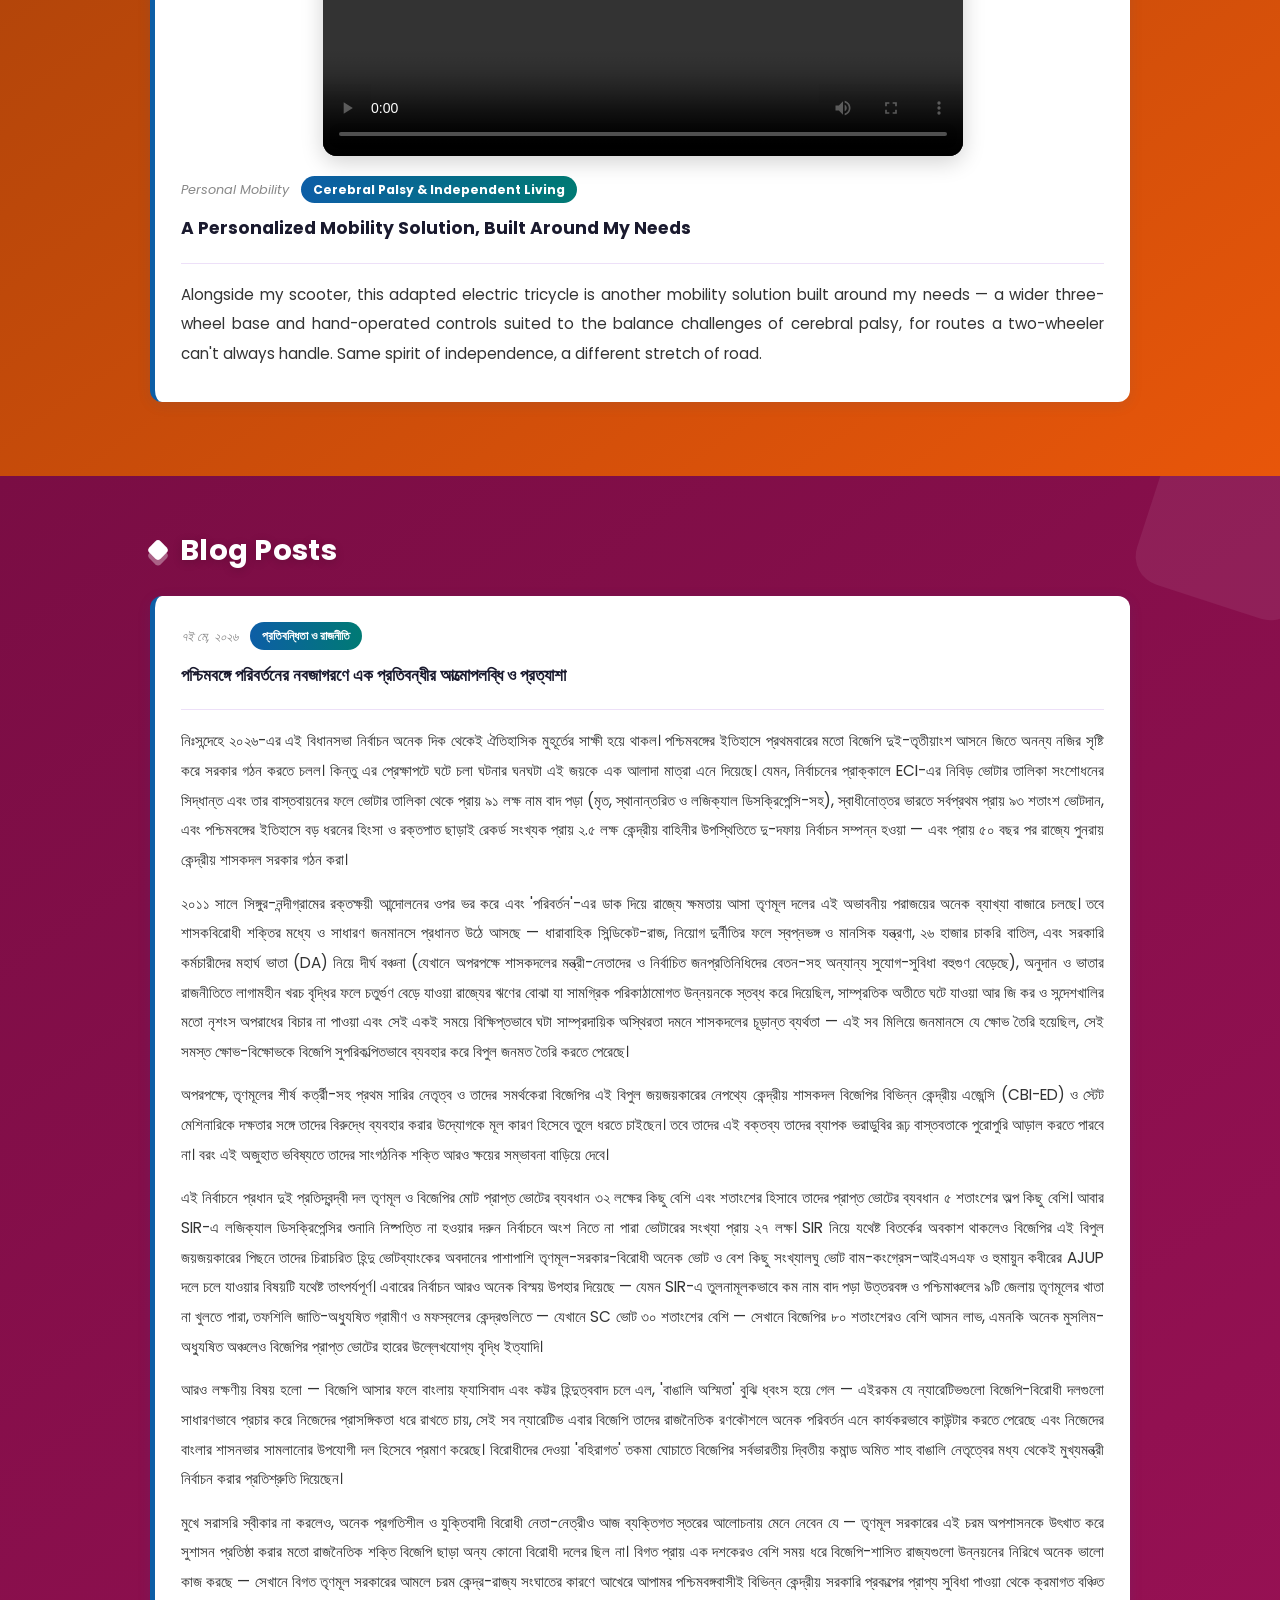
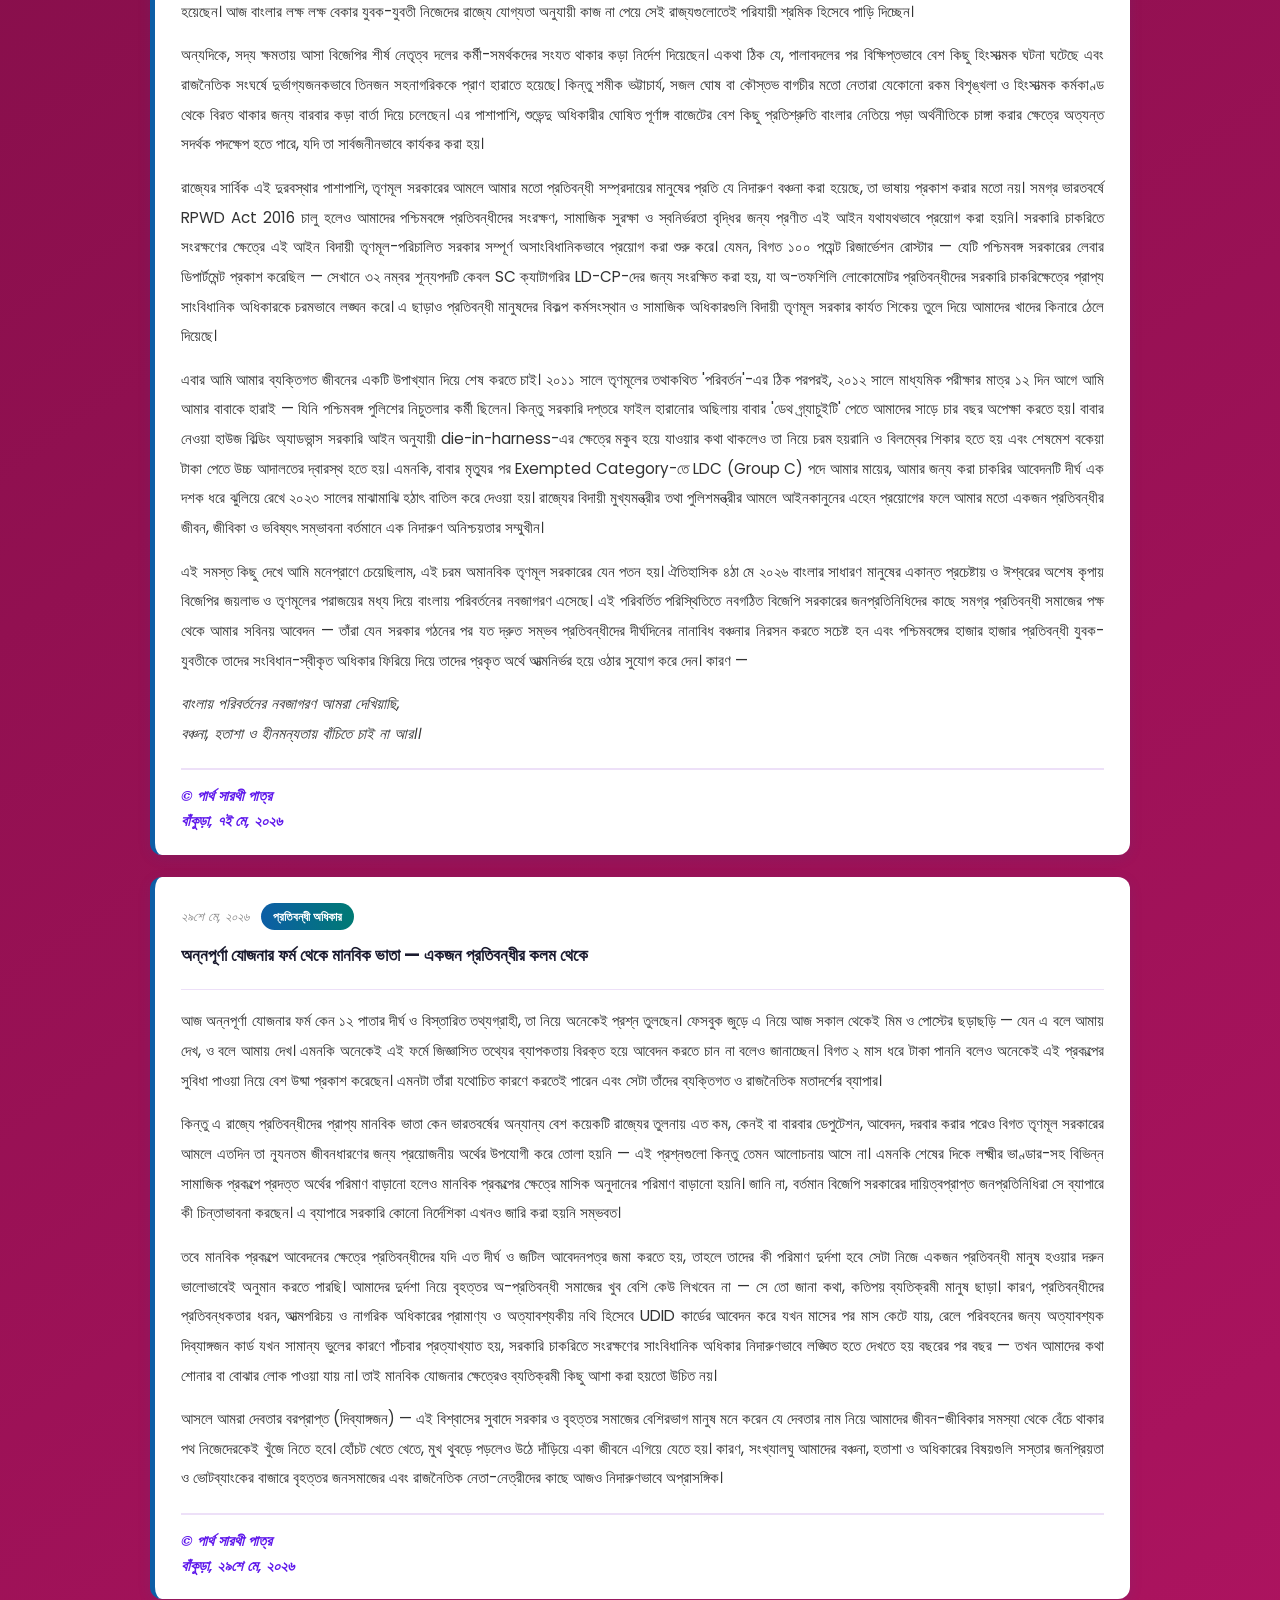
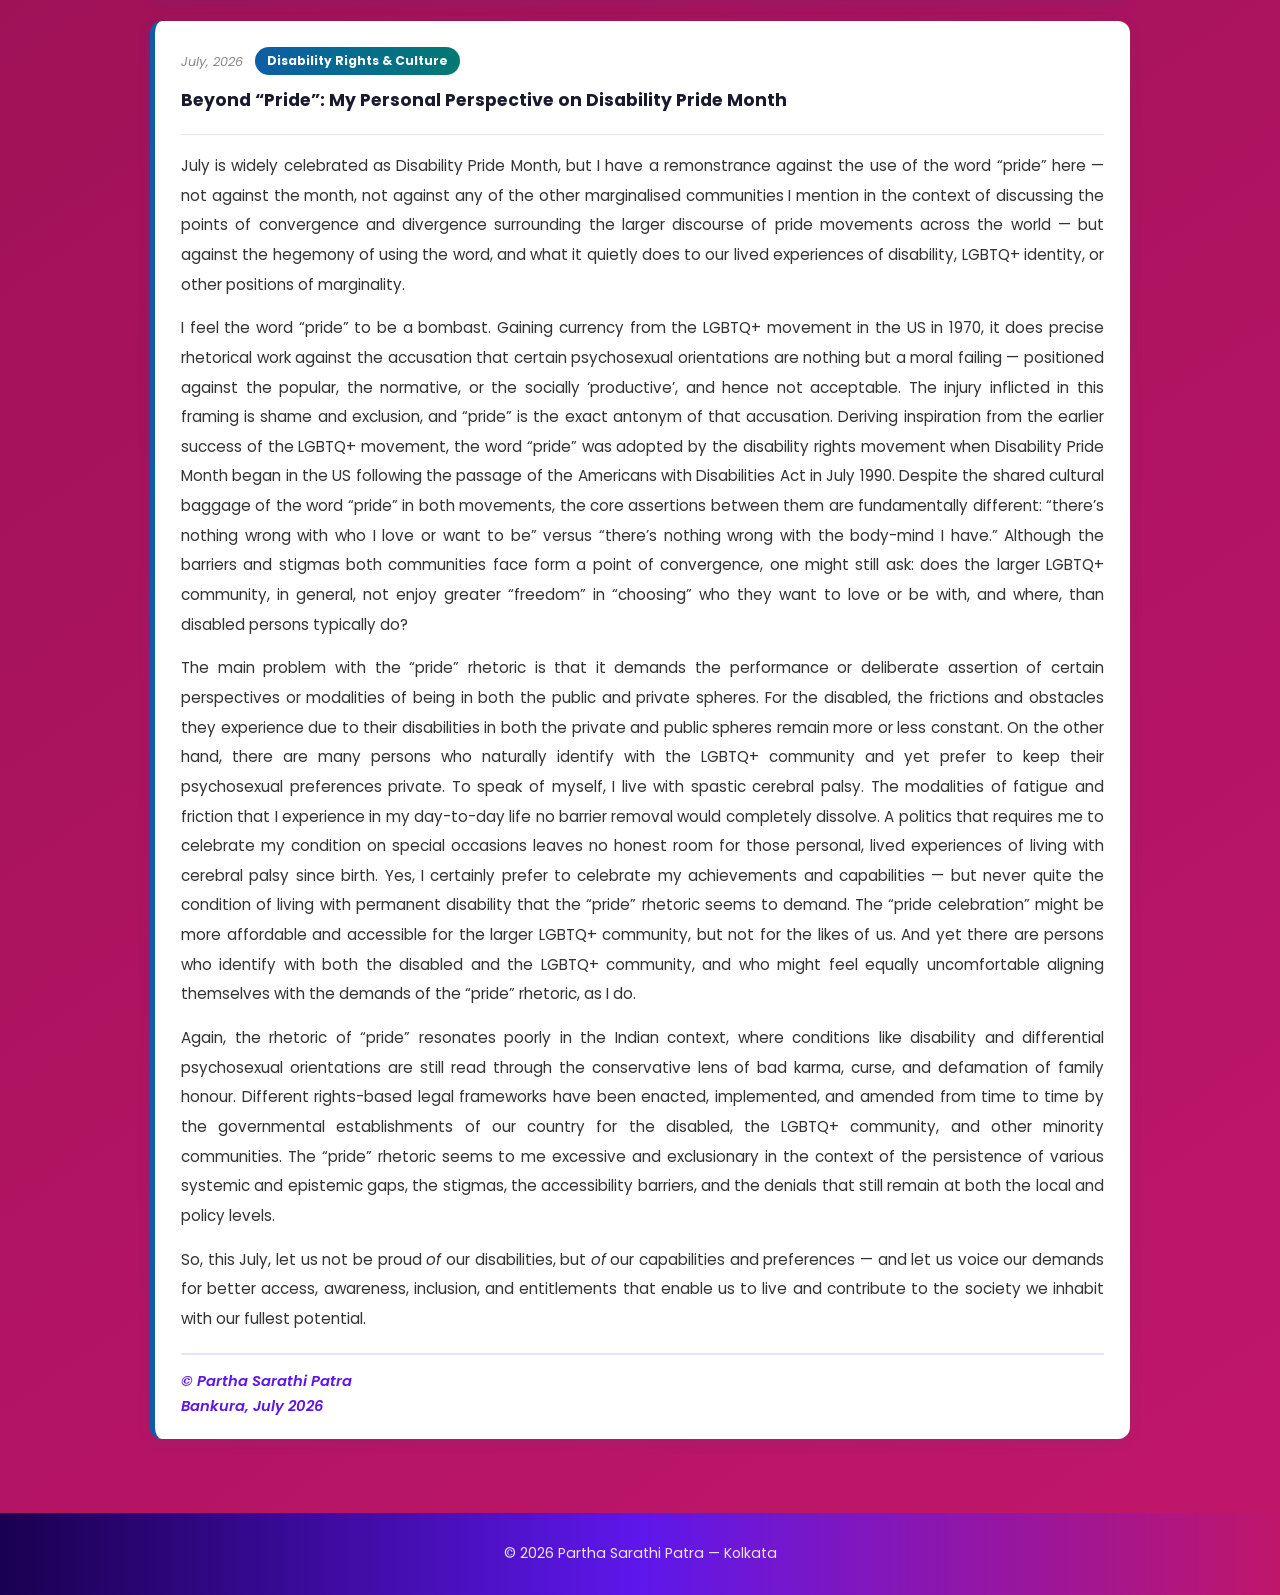
<file: blogs.html>
<!DOCTYPE html>
<html lang="en">
<head>
  <meta charset="UTF-8" />
  <meta name="viewport" content="width=device-width, initial-scale=1.0" />
  <title>Blog Post | Partha Sarathi Patra</title>
  <link rel="stylesheet" href="style.css" />
</head>
<body>

  <nav>
    <ul>
      <li><a href="index.html">Home</a></li>
      <li><a href="about.html">About</a></li>
      <li><a href="research.html">Research</a></li>
      <li><a href="services.html">Services</a></li>
      <li><a href="blogs.html" class="active">Blog Post</a></li>
      <li><a href="poems.html">Poem</a></li>
      <li><a href="design.html">Design</a></li>
      <li><a href="contact.html">Contact</a></li>
    </ul>
  </nav>

  <div class="page-header">
    <h1>Blog Post</h1>
  </div>

  <main>

    <section class="section">
      <div class="about-box" style="margin-bottom: 36px;">
        <p>
          This space is where I share my thoughts on society, culture, politics, and
          disability &mdash; ideas that don't always fit neatly into academic papers but
          deserve to be heard, as they emanate from lived experience.
        </p>
      </div>
    </section>

    <!-- LATEST FROM LINKEDIN -->
    <section class="section">
      <span class="section-eyebrow">Recent Advocacy</span>
      <h2 class="section-title">From Cerebral Palsy Advocacy to Personal Mobility Solutions.</h2>

      <!-- LINKEDIN POST 1 — Adapted Scooter -->
      <div class="blog-card">
        <img class="blog-card-image featured" src="linkedin-scooter-document.jpg"
             alt="Divyangjan category vehicle registration document for the adapted scooter, with personal identifiers redacted" />
        <p class="blog-card-caption">
          The Divyangjan-category registration that took months of appeals to get issued &mdash;
          personal identifiers (address, mobile, application/chassis/engine numbers) redacted for privacy.
        </p>
        <div class="blog-card-gallery">
          <img src="linkedin-scooter-bankura.jpg" alt="Partha with his new adapted scooter under the 'Amar Praner Shohor Bankura' sign" />
          <img src="linkedin-scooter-night.jpg" alt="Partha riding his new adapted scooter at night in Bankura" />
        </div>
        <div class="blog-meta">
          <span class="blog-date">October 2026</span>
          <span class="blog-tag">Disability Rights &amp; Mobility</span>
        </div>
        <h3 class="blog-title">My Second Adapted Scooter &mdash; A Long Overdue Win</h3>
        <div class="blog-body">
          <p>
            Dealers in Kolkata and Bankura kept declining to register a scooter under the
            Divyangjan category, unsure of the rules &mdash; so I researched the process myself
            at RTO Bankura and Paribahan Bhawan, and turned it into an EnAble India CP Rise
            project on the same barrier facing other adapted-scooter users. After months of
            appeals, Glorious Honda and the Bankura Sadar RTO got it right, and my second
            adapted scooter came home just before Durgapujo. <strong>The rules exist &mdash;
            don't hesitate to fight for them.</strong>
          </p>
        </div>
        <a class="linkedin-btn" href="https://www.linkedin.com/feed/update/urn:li:activity:7517894103360053248/" target="_blank" rel="noopener">
          View Post on LinkedIn &#8599;
        </a>
      </div>

      <!-- LINKEDIN POST 2 — World Cerebral Palsy Day -->
      <div class="blog-card">
        <img class="blog-card-image featured" src="linkedin-cpday-cover.jpg"
             alt="World Cerebral Palsy Day cover slide — Partha speaking at Bikash Special School, Bankura" />
        <div class="blog-meta">
          <span class="blog-date">October 2026</span>
          <span class="blog-tag">World Cerebral Palsy Day</span>
        </div>
        <h3 class="blog-title">Speaking at Bikash Special School, Bankura</h3>
        <div class="blog-body">
          <p>
            On World Cerebral Palsy Day, I returned to Bikash Special School, Bankura &mdash;
            where I was trained as a child with CP &mdash; to speak about growing up as a
            first-generation learner and reaching doctoral research at Jadavpur University.
            I don't seek to inspire; I just hope the story gives one parent a little hope.
          </p>
        </div>
        <a class="linkedin-btn" href="https://www.linkedin.com/feed/update/urn:li:activity:7513297909094957056/" target="_blank" rel="noopener">
          View Post on LinkedIn &#8599;
        </a>
      </div>
    </section>

    <!-- MOBILITY SPOTLIGHT: ADAPTED TRICYCLE -->
    <section class="section">
      <span class="section-eyebrow">Mobility spotlight</span>
      <h2 class="section-title">My Adapted Electric Tricycle</h2>
      <div class="blog-card">
        <div class="video-frame" style="margin-bottom: 20px;">
          <video controls preload="metadata" playsinline>
            <source src="adapted-tricycle.mp4" type="video/mp4" />
            Your browser does not support the video tag.
          </video>
        </div>
        <div class="blog-meta">
          <span class="blog-date">Personal Mobility</span>
          <span class="blog-tag">Cerebral Palsy &amp; Independent Living</span>
        </div>
        <h3 class="blog-title">A Personalized Mobility Solution, Built Around My Needs</h3>
        <div class="blog-body">
          <p>
            Alongside my scooter, this adapted electric tricycle is another mobility solution
            built around my needs &mdash; a wider three-wheel base and hand-operated controls
            suited to the balance challenges of cerebral palsy, for routes a two-wheeler can't
            always handle. Same spirit of independence, a different stretch of road.
          </p>
        </div>
      </div>
    </section>

    <!-- BLOG POSTS -->
    <section class="section">
      <h2 class="section-title">Blog Posts</h2>

      <!-- BLOG POST 1 — Real Article -->
      <div class="blog-card">
        <div class="blog-meta">
          <span class="blog-date">৭ই মে, ২০২৬</span>
          <span class="blog-tag">প্রতিবন্ধিতা ও রাজনীতি</span>
        </div>
        <h3 class="blog-title">পশ্চিমবঙ্গে পরিবর্তনের নবজাগরণে এক প্রতিবন্ধীর আত্মোপলব্ধি ও প্রত্যাশা</h3>

        <div class="blog-body">
          <p>নিঃসন্দেহে ২০২৬-এর এই বিধানসভা নির্বাচন অনেক দিক থেকেই ঐতিহাসিক মুহূর্তের সাক্ষী হয়ে থাকল। পশ্চিমবঙ্গের ইতিহাসে প্রথমবারের মতো বিজেপি দুই-তৃতীয়াংশ আসনে জিতে অনন্য নজির সৃষ্টি করে সরকার গঠন করতে চলল। কিন্তু এর প্রেক্ষাপটে ঘটে চলা ঘটনার ঘনঘটা এই জয়কে এক আলাদা মাত্রা এনে দিয়েছে। যেমন, নির্বাচনের প্রাক্কালে ECI-এর নিবিড় ভোটার তালিকা সংশোধনের সিদ্ধান্ত এবং তার বাস্তবায়নের ফলে ভোটার তালিকা থেকে প্রায় ৯১ লক্ষ নাম বাদ পড়া (মৃত, স্থানান্তরিত ও লজিক্যাল ডিসক্রিপেন্সি-সহ), স্বাধীনোত্তর ভারতে সর্বপ্রথম প্রায় ৯৩ শতাংশ ভোটদান, এবং পশ্চিমবঙ্গের ইতিহাসে বড় ধরনের হিংসা ও রক্তপাত ছাড়াই রেকর্ড সংখ্যক প্রায় ২.৫ লক্ষ কেন্দ্রীয় বাহিনীর উপস্থিতিতে দু-দফায় নির্বাচন সম্পন্ন হওয়া — এবং প্রায় ৫০ বছর পর রাজ্যে পুনরায় কেন্দ্রীয় শাসকদল সরকার গঠন করা।</p>

          <p>২০১১ সালে সিঙ্গুর-নন্দীগ্রামের রক্তক্ষয়ী আন্দোলনের ওপর ভর করে এবং 'পরিবর্তন'-এর ডাক দিয়ে রাজ্যে ক্ষমতায় আসা তৃণমূল দলের এই অভাবনীয় পরাজয়ের অনেক ব্যাখ্যা বাজারে চলছে। তবে শাসকবিরোধী শক্তির মধ্যে ও সাধারণ জনমানসে প্রধানত উঠে আসছে — ধারাবাহিক সিন্ডিকেট-রাজ, নিয়োগ দুর্নীতির ফলে স্বপ্নভঙ্গ ও মানসিক যন্ত্রণা, ২৬ হাজার চাকরি বাতিল, এবং সরকারি কর্মচারীদের মহার্ঘ ভাতা (DA) নিয়ে দীর্ঘ বঞ্চনা (যেখানে অপরপক্ষে শাসকদলের মন্ত্রী-নেতাদের ও নির্বাচিত জনপ্রতিনিধিদের বেতন-সহ অন্যান্য সুযোগ-সুবিধা বহুগুণ বেড়েছে), অনুদান ও ভাতার রাজনীতিতে লাগামহীন খরচ বৃদ্ধির ফলে চতুর্গুণ বেড়ে যাওয়া রাজ্যের ঋণের বোঝা যা সামগ্রিক পরিকাঠামোগত উন্নয়নকে স্তব্ধ করে দিয়েছিল, সাম্প্রতিক অতীতে ঘটে যাওয়া আর জি কর ও সন্দেশখালির মতো নৃশংস অপরাধের বিচার না পাওয়া এবং সেই একই সময়ে বিক্ষিপ্তভাবে ঘটা সাম্প্রদায়িক অস্থিরতা দমনে শাসকদলের চূড়ান্ত ব্যর্থতা — এই সব মিলিয়ে জনমানসে যে ক্ষোভ তৈরি হয়েছিল, সেই সমস্ত ক্ষোভ-বিক্ষোভকে বিজেপি সুপরিকল্পিতভাবে ব্যবহার করে বিপুল জনমত তৈরি করতে পেরেছে।</p>

          <p>অপরপক্ষে, তৃণমূলের শীর্ষ কর্ত্রী-সহ প্রথম সারির নেতৃত্ব ও তাদের সমর্থকেরা বিজেপির এই বিপুল জয়জয়কারের নেপথ্যে কেন্দ্রীয় শাসকদল বিজেপির বিভিন্ন কেন্দ্রীয় এজেন্সি (CBI-ED) ও স্টেট মেশিনারিকে দক্ষতার সঙ্গে তাদের বিরুদ্ধে ব্যবহার করার উদ্যোগকে মূল কারণ হিসেবে তুলে ধরতে চাইছেন। তবে তাদের এই বক্তব্য তাদের ব্যাপক ভরাডুবির রূঢ় বাস্তবতাকে পুরোপুরি আড়াল করতে পারবে না। বরং এই অজুহাত ভবিষ্যতে তাদের সাংগঠনিক শক্তি আরও ক্ষয়ের সম্ভাবনা বাড়িয়ে দেবে।</p>

          <p>এই নির্বাচনে প্রধান দুই প্রতিদ্বন্দ্বী দল তৃণমূল ও বিজেপির মোট প্রাপ্ত ভোটের ব্যবধান ৩২ লক্ষের কিছু বেশি এবং শতাংশের হিসাবে তাদের প্রাপ্ত ভোটের ব্যবধান ৫ শতাংশের অল্প কিছু বেশি। আবার SIR-এ লজিক্যাল ডিসক্রিপেন্সির শুনানি নিষ্পত্তি না হওয়ার দরুন নির্বাচনে অংশ নিতে না পারা ভোটারের সংখ্যা প্রায় ২৭ লক্ষ। SIR নিয়ে যথেষ্ট বিতর্কের অবকাশ থাকলেও বিজেপির এই বিপুল জয়জয়কারের পিছনে তাদের চিরাচরিত হিন্দু ভোটব্যাংকের অবদানের পাশাপাশি তৃণমূল-সরকার-বিরোধী অনেক ভোট ও বেশ কিছু সংখ্যালঘু ভোট বাম-কংগ্রেস-আইএসএফ ও হুমায়ুন কবীরের AJUP দলে চলে যাওয়ার বিষয়টি যথেষ্ট তাৎপর্যপূর্ণ। এবারের নির্বাচন আরও অনেক বিস্ময় উপহার দিয়েছে — যেমন SIR-এ তুলনামূলকভাবে কম নাম বাদ পড়া উত্তরবঙ্গ ও পশ্চিমাঞ্চলের ৯টি জেলায় তৃণমূলের খাতা না খুলতে পারা, তফশিলি জাতি-অধ্যুষিত গ্রামীণ ও মফস্বলের কেন্দ্রগুলিতে — যেখানে SC ভোট ৩০ শতাংশের বেশি — সেখানে বিজেপির ৮০ শতাংশেরও বেশি আসন লাভ, এমনকি অনেক মুসলিম-অধ্যুষিত অঞ্চলেও বিজেপির প্রাপ্ত ভোটের হারের উল্লেখযোগ্য বৃদ্ধি ইত্যাদি।</p>

          <p>আরও লক্ষণীয় বিষয় হলো — বিজেপি আসার ফলে বাংলায় ফ্যাসিবাদ এবং কট্টর হিন্দুত্ববাদ চলে এল, 'বাঙালি অস্মিতা' বুঝি ধ্বংস হয়ে গেল — এইরকম যে ন্যারেটিভগুলো বিজেপি-বিরোধী দলগুলো সাধারণভাবে প্রচার করে নিজেদের প্রাসঙ্গিকতা ধরে রাখতে চায়, সেই সব ন্যারেটিভ এবার বিজেপি তাদের রাজনৈতিক রণকৌশলে অনেক পরিবর্তন এনে কার্যকরভাবে কাউন্টার করতে পেরেছে এবং নিজেদের বাংলার শাসনভার সামলানোর উপযোগী দল হিসেবে প্রমাণ করেছে। বিরোধীদের দেওয়া 'বহিরাগত' তকমা ঘোচাতে বিজেপির সর্বভারতীয় দ্বিতীয় কমান্ড অমিত শাহ বাঙালি নেতৃত্বের মধ্য থেকেই মুখ্যমন্ত্রী নির্বাচন করার প্রতিশ্রুতি দিয়েছেন।</p>

          <p>মুখে সরাসরি স্বীকার না করলেও, অনেক প্রগতিশীল ও যুক্তিবাদী বিরোধী নেতা-নেত্রীও আজ ব্যক্তিগত স্তরের আলোচনায় মেনে নেবেন যে — তৃণমূল সরকারের এই চরম অপশাসনকে উৎখাত করে সুশাসন প্রতিষ্ঠা করার মতো রাজনৈতিক শক্তি বিজেপি ছাড়া অন্য কোনো বিরোধী দলের ছিল না। বিগত প্রায় এক দশকেরও বেশি সময় ধরে বিজেপি-শাসিত রাজ্যগুলো উন্নয়নের নিরিখে অনেক ভালো কাজ করছে — সেখানে বিগত তৃণমূল সরকারের আমলে চরম কেন্দ্র-রাজ্য সংঘাতের কারণে আখেরে আপামর পশ্চিমবঙ্গবাসীই বিভিন্ন কেন্দ্রীয় সরকারি প্রকল্পের প্রাপ্য সুবিধা পাওয়া থেকে ক্রমাগত বঞ্চিত হয়েছেন। আজ বাংলার লক্ষ লক্ষ বেকার যুবক-যুবতী নিজেদের রাজ্যে যোগ্যতা অনুযায়ী কাজ না পেয়ে সেই রাজ্যগুলোতেই পরিযায়ী শ্রমিক হিসেবে পাড়ি দিচ্ছেন।</p>

          <p>অন্যদিকে, সদ্য ক্ষমতায় আসা বিজেপির শীর্ষ নেতৃত্ব দলের কর্মী-সমর্থকদের সংযত থাকার কড়া নির্দেশ দিয়েছেন। একথা ঠিক যে, পালাবদলের পর বিক্ষিপ্তভাবে বেশ কিছু হিংসাত্মক ঘটনা ঘটেছে এবং রাজনৈতিক সংঘর্ষে দুর্ভাগ্যজনকভাবে তিনজন সহনাগরিককে প্রাণ হারাতে হয়েছে। কিন্তু শমীক ভট্টাচার্য, সজল ঘোষ বা কৌস্তভ বাগচীর মতো নেতারা যেকোনো রকম বিশৃঙ্খলা ও হিংসাত্মক কর্মকাণ্ড থেকে বিরত থাকার জন্য বারবার কড়া বার্তা দিয়ে চলেছেন। এর পাশাপাশি, শুভেন্দু অধিকারীর ঘোষিত পূর্ণাঙ্গ বাজেটের বেশ কিছু প্রতিশ্রুতি বাংলার নেতিয়ে পড়া অর্থনীতিকে চাঙ্গা করার ক্ষেত্রে অত্যন্ত সদর্থক পদক্ষেপ হতে পারে, যদি তা সার্বজনীনভাবে কার্যকর করা হয়।</p>

          <p>রাজ্যের সার্বিক এই দুরবস্থার পাশাপাশি, তৃণমূল সরকারের আমলে আমার মতো প্রতিবন্ধী সম্প্রদায়ের মানুষের প্রতি যে নিদারুণ বঞ্চনা করা হয়েছে, তা ভাষায় প্রকাশ করার মতো নয়। সমগ্র ভারতবর্ষে RPWD Act 2016 চালু হলেও আমাদের পশ্চিমবঙ্গে প্রতিবন্ধীদের সংরক্ষণ, সামাজিক সুরক্ষা ও স্বনির্ভরতা বৃদ্ধির জন্য প্রণীত এই আইন যথাযথভাবে প্রয়োগ করা হয়নি। সরকারি চাকরিতে সংরক্ষণের ক্ষেত্রে এই আইন বিদায়ী তৃণমূল-পরিচালিত সরকার সম্পূর্ণ অসাংবিধানিকভাবে প্রয়োগ করা শুরু করে। যেমন, বিগত ১০০ পয়েন্ট রিজার্ভেশন রোস্টার — যেটি পশ্চিমবঙ্গ সরকারের লেবার ডিপার্টমেন্ট প্রকাশ করেছিল — সেখানে ৩২ নম্বর শূন্যপদটি কেবল SC ক্যাটাগরির LD-CP-দের জন্য সংরক্ষিত করা হয়, যা অ-তফশিলি লোকোমোটর প্রতিবন্ধীদের সরকারি চাকরিক্ষেত্রে প্রাপ্য সাংবিধানিক অধিকারকে চরমভাবে লঙ্ঘন করে। এ ছাড়াও প্রতিবন্ধী মানুষদের বিকল্প কর্মসংস্থান ও সামাজিক অধিকারগুলি বিদায়ী তৃণমূল সরকার কার্যত শিকেয় তুলে দিয়ে আমাদের খাদের কিনারে ঠেলে দিয়েছে।</p>

          <p>এবার আমি আমার ব্যক্তিগত জীবনের একটি উপাখ্যান দিয়ে শেষ করতে চাই। ২০১১ সালে তৃণমূলের তথাকথিত 'পরিবর্তন'-এর ঠিক পরপরই, ২০১২ সালে মাধ্যমিক পরীক্ষার মাত্র ১২ দিন আগে আমি আমার বাবাকে হারাই — যিনি পশ্চিমবঙ্গ পুলিশের নিচুতলার কর্মী ছিলেন। কিন্তু সরকারি দপ্তরে ফাইল হারানোর অছিলায় বাবার 'ডেথ গ্র্যাচুইটি' পেতে আমাদের সাড়ে চার বছর অপেক্ষা করতে হয়। বাবার নেওয়া হাউজ বিল্ডিং অ্যাডভান্স সরকারি আইন অনুযায়ী die-in-harness-এর ক্ষেত্রে মকুব হয়ে যাওয়ার কথা থাকলেও তা নিয়ে চরম হয়রানি ও বিলম্বের শিকার হতে হয় এবং শেষমেশ বকেয়া টাকা পেতে উচ্চ আদালতের দ্বারস্থ হতে হয়। এমনকি, বাবার মৃত্যুর পর Exempted Category-তে LDC (Group C) পদে আমার মায়ের, আমার জন্য করা চাকরির আবেদনটি দীর্ঘ এক দশক ধরে ঝুলিয়ে রেখে ২০২৩ সালের মাঝামাঝি হঠাৎ বাতিল করে দেওয়া হয়। রাজ্যের বিদায়ী মুখ্যমন্ত্রীর তথা পুলিশমন্ত্রীর আমলে আইনকানুনের এহেন প্রয়োগের ফলে আমার মতো একজন প্রতিবন্ধীর জীবন, জীবিকা ও ভবিষ্যৎ সম্ভাবনা বর্তমানে এক নিদারুণ অনিশ্চয়তার সম্মুখীন।</p>

          <p>এই সমস্ত কিছু দেখে আমি মনেপ্রাণে চেয়েছিলাম, এই চরম অমানবিক তৃণমূল সরকারের যেন পতন হয়। ঐতিহাসিক ৪ঠা মে ২০২৬ বাংলার সাধারণ মানুষের একান্ত প্রচেষ্টায় ও ঈশ্বরের অশেষ কৃপায় বিজেপির জয়লাভ ও তৃণমূলের পরাজয়ের মধ্য দিয়ে বাংলায় পরিবর্তনের নবজাগরণ এসেছে। এই পরিবর্তিত পরিস্থিতিতে নবগঠিত বিজেপি সরকারের জনপ্রতিনিধিদের কাছে সমগ্র প্রতিবন্ধী সমাজের পক্ষ থেকে আমার সবিনয় আবেদন — তাঁরা যেন সরকার গঠনের পর যত দ্রুত সম্ভব প্রতিবন্ধীদের দীর্ঘদিনের নানাবিধ বঞ্চনার নিরসন করতে সচেষ্ট হন এবং পশ্চিমবঙ্গের হাজার হাজার প্রতিবন্ধী যুবক-যুবতীকে তাদের সংবিধান-স্বীকৃত অধিকার ফিরিয়ে দিয়ে তাদের প্রকৃত অর্থে আত্মনির্ভর হয়ে ওঠার সুযোগ করে দেন। কারণ —</p>

          <p><em>বাংলায় পরিবর্তনের নবজাগরণ আমরা দেখিয়াছি,<br/>বঞ্চনা, হতাশা ও হীনমন্যতায় বাঁচিতে চাই না আর।।</em></p>
        </div>

        <div class="blog-author">
          © পার্থ সারথী পাত্র<br/>
          বাঁকুড়া, ৭ই মে, ২০২৬
        </div>
      </div>

      <!-- BLOG POST 2 — Real Article -->
      <div class="blog-card">
        <div class="blog-meta">
          <span class="blog-date">২৯শে মে, ২০২৬</span>
          <span class="blog-tag">প্রতিবন্ধী অধিকার</span>
        </div>
        <h3 class="blog-title">অন্নপূর্ণা যোজনার ফর্ম থেকে মানবিক ভাতা — একজন প্রতিবন্ধীর কলম থেকে</h3>

        <div class="blog-body">
          <p>আজ অন্নপূর্ণা যোজনার ফর্ম কেন ১২ পাতার দীর্ঘ ও বিস্তারিত তথ্যগ্রাহী, তা নিয়ে অনেকেই প্রশ্ন তুলছেন। ফেসবুক জুড়ে এ নিয়ে আজ সকাল থেকেই মিম ও পোস্টের ছড়াছড়ি — যেন এ বলে আমায় দেখ, ও বলে আমায় দেখ। এমনকি অনেকেই এই ফর্মে জিজ্ঞাসিত তথ্যের ব্যাপকতায় বিরক্ত হয়ে আবেদন করতে চান না বলেও জানাচ্ছেন। বিগত ২ মাস ধরে টাকা পাননি বলেও অনেকেই এই প্রকল্পের সুবিধা পাওয়া নিয়ে বেশ উষ্মা প্রকাশ করেছেন। এমনটা তাঁরা যথোচিত কারণে করতেই পারেন এবং সেটা তাঁদের ব্যক্তিগত ও রাজনৈতিক মতাদর্শের ব্যাপার।</p>

          <p>কিন্তু এ রাজ্যে প্রতিবন্ধীদের প্রাপ্য মানবিক ভাতা কেন ভারতবর্ষের অন্যান্য বেশ কয়েকটি রাজ্যের তুলনায় এত কম, কেনই বা বারবার ডেপুটেশন, আবেদন, দরবার করার পরেও বিগত তৃণমূল সরকারের আমলে এতদিন তা ন্যূনতম জীবনধারণের জন্য প্রয়োজনীয় অর্থের উপযোগী করে তোলা হয়নি — এই প্রশ্নগুলো কিন্তু তেমন আলোচনায় আসে না। এমনকি শেষের দিকে লক্ষ্মীর ভাণ্ডার-সহ বিভিন্ন সামাজিক প্রকল্পে প্রদত্ত অর্থের পরিমাণ বাড়ানো হলেও মানবিক প্রকল্পের ক্ষেত্রে মাসিক অনুদানের পরিমাণ বাড়ানো হয়নি। জানি না, বর্তমান বিজেপি সরকারের দায়িত্বপ্রাপ্ত জনপ্রতিনিধিরা সে ব্যাপারে কী চিন্তাভাবনা করছেন। এ ব্যাপারে সরকারি কোনো নির্দেশিকা এখনও জারি করা হয়নি সম্ভবত।</p>

          <p>তবে মানবিক প্রকল্পে আবেদনের ক্ষেত্রে প্রতিবন্ধীদের যদি এত দীর্ঘ ও জটিল আবেদনপত্র জমা করতে হয়, তাহলে তাদের কী পরিমাণ দুর্দশা হবে সেটা নিজে একজন প্রতিবন্ধী মানুষ হওয়ার দরুন ভালোভাবেই অনুমান করতে পারছি। আমাদের দুর্দশা নিয়ে বৃহত্তর অ-প্রতিবন্ধী সমাজের খুব বেশি কেউ লিখবেন না — সে তো জানা কথা, কতিপয় ব্যতিক্রমী মানুষ ছাড়া। কারণ, প্রতিবন্ধীদের প্রতিবন্ধকতার ধরন, আত্মপরিচয় ও নাগরিক অধিকারের প্রামাণ্য ও অত্যাবশ্যকীয় নথি হিসেবে UDID কার্ডের আবেদন করে যখন মাসের পর মাস কেটে যায়, রেলে পরিবহনের জন্য অত্যাবশ্যক দিব্যাঙ্গজন কার্ড যখন সামান্য ভুলের কারণে পাঁচবার প্রত্যাখ্যাত হয়, সরকারি চাকরিতে সংরক্ষণের সাংবিধানিক অধিকার নিদারুণভাবে লঙ্ঘিত হতে দেখতে হয় বছরের পর বছর — তখন আমাদের কথা শোনার বা বোঝার লোক পাওয়া যায় না। তাই মানবিক যোজনার ক্ষেত্রেও ব্যতিক্রমী কিছু আশা করা হয়তো উচিত নয়।</p>

          <p>আসলে আমরা দেবতার বরপ্রাপ্ত (দিব্যাঙ্গজন) — এই বিশ্বাসের সুবাদে সরকার ও বৃহত্তর সমাজের বেশিরভাগ মানুষ মনে করেন যে দেবতার নাম নিয়ে আমাদের জীবন-জীবিকার সমস্যা থেকে বেঁচে থাকার পথ নিজেদেরকেই খুঁজে নিতে হবে। হোঁচট খেতে খেতে, মুখ থুবড়ে পড়লেও উঠে দাঁড়িয়ে একা জীবনে এগিয়ে যেতে হয়। কারণ, সংখ্যালঘু আমাদের বঞ্চনা, হতাশা ও অধিকারের বিষয়গুলি সস্তার জনপ্রিয়তা ও ভোটব্যাংকের বাজারে বৃহত্তর জনসমাজের এবং রাজনৈতিক নেতা-নেত্রীদের কাছে আজও নিদারুণভাবে অপ্রাসঙ্গিক।</p>
        </div>

        <div class="blog-author">
          © পার্থ সারথী পাত্র<br/>
          বাঁকুড়া, ২৯শে মে, ২০২৬
        </div>
      </div>

      <!-- BLOG POST 3 — Real Article -->
      <div class="blog-card">
        <div class="blog-meta">
          <span class="blog-date">July, 2026</span>
          <span class="blog-tag">Disability Rights &amp; Culture</span>
        </div>
        <h3 class="blog-title">Beyond &#8220;Pride&#8221;: My Personal Perspective on Disability Pride Month</h3>

        <div class="blog-body">
          <p>July is widely celebrated as Disability Pride Month, but I have a remonstrance against the use of the word &#8220;pride&#8221; here &#8212; not against the month, not against any of the other marginalised communities I mention in the context of discussing the points of convergence and divergence surrounding the larger discourse of pride movements across the world &#8212; but against the hegemony of using the word, and what it quietly does to our lived experiences of disability, LGBTQ+ identity, or other positions of marginality.</p>

          <p>I feel the word &#8220;pride&#8221; to be a bombast. Gaining currency from the LGBTQ+ movement in the US in 1970, it does precise rhetorical work against the accusation that certain psychosexual orientations are nothing but a moral failing &#8212; positioned against the popular, the normative, or the socially &#8216;productive&#8217;, and hence not acceptable. The injury inflicted in this framing is shame and exclusion, and &#8220;pride&#8221; is the exact antonym of that accusation. Deriving inspiration from the earlier success of the LGBTQ+ movement, the word &#8220;pride&#8221; was adopted by the disability rights movement when Disability Pride Month began in the US following the passage of the Americans with Disabilities Act in July 1990. Despite the shared cultural baggage of the word &#8220;pride&#8221; in both movements, the core assertions between them are fundamentally different: &#8220;there&#8217;s nothing wrong with who I love or want to be&#8221; versus &#8220;there&#8217;s nothing wrong with the body-mind I have.&#8221; Although the barriers and stigmas both communities face form a point of convergence, one might still ask: does the larger LGBTQ+ community, in general, not enjoy greater &#8220;freedom&#8221; in &#8220;choosing&#8221; who they want to love or be with, and where, than disabled persons typically do?</p>

          <p>The main problem with the &#8220;pride&#8221; rhetoric is that it demands the performance or deliberate assertion of certain perspectives or modalities of being in both the public and private spheres. For the disabled, the frictions and obstacles they experience due to their disabilities in both the private and public spheres remain more or less constant. On the other hand, there are many persons who naturally identify with the LGBTQ+ community and yet prefer to keep their psychosexual preferences private. To speak of myself, I live with spastic cerebral palsy. The modalities of fatigue and friction that I experience in my day-to-day life no barrier removal would completely dissolve. A politics that requires me to celebrate my condition on special occasions leaves no honest room for those personal, lived experiences of living with cerebral palsy since birth. Yes, I certainly prefer to celebrate my achievements and capabilities &#8212; but never quite the condition of living with permanent disability that the &#8220;pride&#8221; rhetoric seems to demand. The &#8220;pride celebration&#8221; might be more affordable and accessible for the larger LGBTQ+ community, but not for the likes of us. And yet there are persons who identify with both the disabled and the LGBTQ+ community, and who might feel equally uncomfortable aligning themselves with the demands of the &#8220;pride&#8221; rhetoric, as I do.</p>

          <p>Again, the rhetoric of &#8220;pride&#8221; resonates poorly in the Indian context, where conditions like disability and differential psychosexual orientations are still read through the conservative lens of bad karma, curse, and defamation of family honour. Different rights-based legal frameworks have been enacted, implemented, and amended from time to time by the governmental establishments of our country for the disabled, the LGBTQ+ community, and other minority communities. The &#8220;pride&#8221; rhetoric seems to me excessive and exclusionary in the context of the persistence of various systemic and epistemic gaps, the stigmas, the accessibility barriers, and the denials that still remain at both the local and policy levels.</p>

          <p>So, this July, let us not be proud <em>of</em> our disabilities, but <em>of</em> our capabilities and preferences &#8212; and let us voice our demands for better access, awareness, inclusion, and entitlements that enable us to live and contribute to the society we inhabit with our fullest potential.</p>
        </div>

        <div class="blog-author">
          &copy; Partha Sarathi Patra<br/>
          Bankura, July 2026
        </div>
      </div>

    </section>

  </main>

  <footer>
    <p>&copy; 2026 Partha Sarathi Patra &mdash; Kolkata</p>
  </footer>

</body>
</html>
</file>
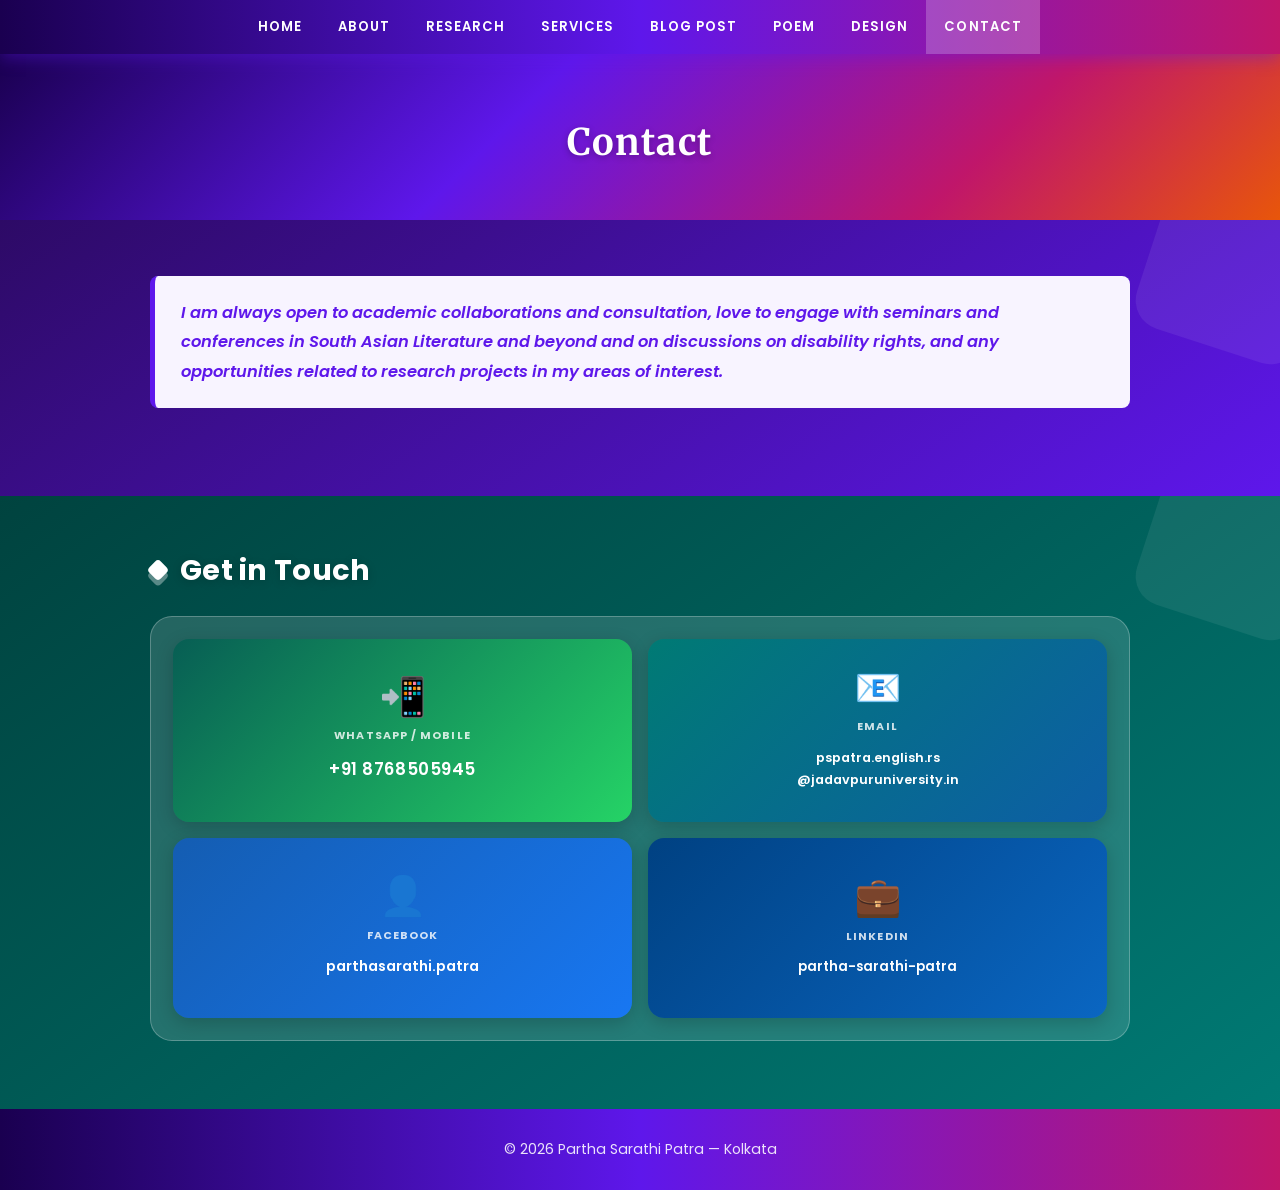
<file: contact.html>
﻿<!DOCTYPE html>
<html lang="en">
<head>
  <meta charset="UTF-8" />
  <meta name="viewport" content="width=device-width, initial-scale=1.0" />
  <title>Contact | Partha Sarathi Patra</title>
  <link rel="stylesheet" href="style.css" />
</head>
<body>

  <nav>
    <ul>
      <li><a href="index.html">Home</a></li>
      <li><a href="about.html">About</a></li>
      <li><a href="research.html">Research</a></li>
      <li><a href="services.html">Services</a></li>
      <li><a href="blogs.html">Blog Post</a></li>
      <li><a href="poems.html">Poem</a></li>
      <li><a href="design.html">Design</a></li>
      <li><a href="contact.html" class="active">Contact</a></li>
    </ul>
  </nav>

  <div class="page-header">
    <h1>Contact</h1>
  </div>

  <main>

    <section class="section">
      <div class="about-box" style="margin-bottom: 36px;">
        <p>
          I am always open to academic collaborations and consultation, love to engage with seminars and conferences in South Asian Literature and beyond and on
          discussions on disability rights, and any opportunities related to research projects in my areas of interest. 
        </p>
      </div>
    </section>

    <section class="section">
      <h2 class="section-title">Get in Touch</h2>

      <!-- 2x2 uniform contact tiles -->
      <div class="contact-tiles">

        <a href="https://wa.me/918768505945" class="contact-tile tile-whatsapp" target="_blank" rel="noopener">
          <span class="tile-icon">&#128242;</span>
          <span class="tile-label">WhatsApp / Mobile</span>
          <span class="tile-value">+91&nbsp;8768505945</span>
        </a>

        <a href="mailto:pspatra.english.rs@jadavpuruniversity.in" class="contact-tile tile-email">
          <span class="tile-icon">&#128231;</span>
          <span class="tile-label">Email</span>
          <span class="tile-value">pspatra.english.rs<br/>@jadavpuruniversity.in</span>
        </a>

        <a href="https://www.facebook.com/parthasarathi.patra.963" class="contact-tile tile-facebook" target="_blank" rel="noopener">
          <span class="tile-icon">&#128100;</span>
          <span class="tile-label">Facebook</span>
          <span class="tile-value">parthasarathi.patra</span>
        </a>

        <a href="https://www.linkedin.com/in/partha-sarathi-patra-73536b201/" class="contact-tile tile-linkedin" target="_blank" rel="noopener">
          <span class="tile-icon">&#128188;</span>
          <span class="tile-label">LinkedIn</span>
          <span class="tile-value">partha-sarathi-patra</span>
        </a>

      </div>

    </section>

  </main>

  <footer>
    <p>&copy; 2026 Partha Sarathi Patra &mdash; Kolkata</p>
  </footer>

</body>
</html>
</file>
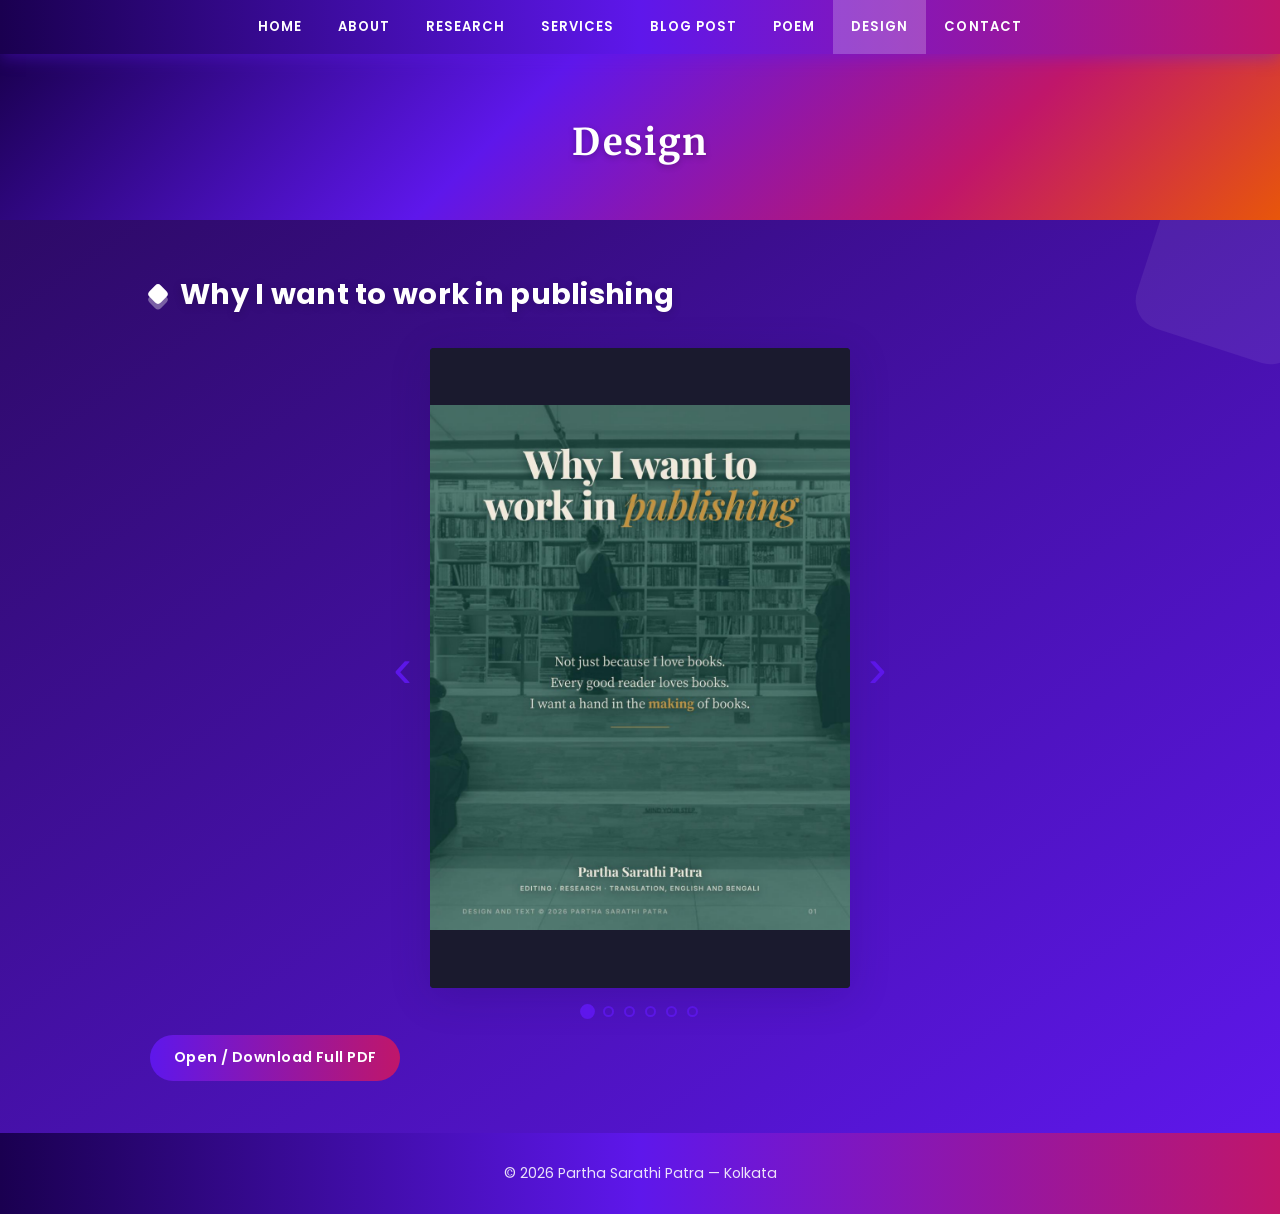
<file: design.html>
<!DOCTYPE html>
<html lang="en">
<head>
  <meta charset="UTF-8" />
  <meta name="viewport" content="width=device-width, initial-scale=1.0" />
  <title>Design | Partha Sarathi Patra</title>
  <link rel="stylesheet" href="style.css" />
</head>
<body>

  <nav>
    <ul>
      <li><a href="index.html">Home</a></li>
      <li><a href="about.html">About</a></li>
      <li><a href="research.html">Research</a></li>
      <li><a href="services.html">Services</a></li>
      <li><a href="blogs.html">Blog Post</a></li>
      <li><a href="poems.html">Poem</a></li>
      <li><a href="design.html" class="active">Design</a></li>
      <li><a href="contact.html">Contact</a></li>
    </ul>
  </nav>

  <div class="page-header">
    <h1>Design</h1>
  </div>

  <main>

    <!-- WHY I WANT TO WORK IN PUBLISHING -->
    <section class="section">
      <h2 class="section-title">Why I want to work in publishing</h2>

      <!-- PHOTO-STYLE CAROUSEL (same pattern as the homepage) -->
      <section class="rslider-section design-carousel">
        <div class="rslider-wrap">

          <button class="rslider-arrow rslider-prev" onclick="dsMove(-1)" aria-label="Previous">&#8249;</button>

          <div class="rslider-stage">

            <div class="rslide active">
              <img src="design-slides/slide-1.png" alt="Why I want to work in publishing — page 1" />
            </div>

            <div class="rslide">
              <img src="design-slides/slide-2.png" alt="Why I want to work in publishing — page 2" />
            </div>

            <div class="rslide">
              <img src="design-slides/slide-3.png" alt="Why I want to work in publishing — page 3" />
            </div>

            <div class="rslide">
              <img src="design-slides/slide-4.png" alt="Why I want to work in publishing — page 4" />
            </div>

            <div class="rslide">
              <img src="design-slides/slide-5.png" alt="Why I want to work in publishing — page 5" />
            </div>

            <div class="rslide">
              <img src="design-slides/slide-6.png" alt="Why I want to work in publishing — page 6" />
            </div>

          </div>

          <button class="rslider-arrow rslider-next" onclick="dsMove(1)" aria-label="Next">&#8250;</button>

        </div>

        <div class="rslider-dots">
          <button class="rsdot active" onclick="dsGoTo(0)" aria-label="Slide 1"></button>
          <button class="rsdot" onclick="dsGoTo(1)" aria-label="Slide 2"></button>
          <button class="rsdot" onclick="dsGoTo(2)" aria-label="Slide 3"></button>
          <button class="rsdot" onclick="dsGoTo(3)" aria-label="Slide 4"></button>
          <button class="rsdot" onclick="dsGoTo(4)" aria-label="Slide 5"></button>
          <button class="rsdot" onclick="dsGoTo(5)" aria-label="Slide 6"></button>
        </div>
      </section>

      <script>
        let dsIdx = 0, dsTotal = 6;
        let dsTimer = setInterval(() => dsMove(1), 5000);

        function dsGoTo(n) {
          const slides = document.querySelectorAll('.design-carousel .rslide');
          const dots = document.querySelectorAll('.design-carousel .rsdot');
          slides[dsIdx].classList.remove('active');
          dots[dsIdx].classList.remove('active');
          dsIdx = (n + dsTotal) % dsTotal;
          slides[dsIdx].classList.add('active');
          dots[dsIdx].classList.add('active');
          clearInterval(dsTimer);
          dsTimer = setInterval(() => dsMove(1), 5000);
        }
        function dsMove(d) { dsGoTo(dsIdx + d); }
      </script>

      <a class="pdf-download-btn" href="Why_Publishing.pdf" target="_blank" rel="noopener">
        Open / Download Full PDF
      </a>
    </section>

  </main>

  <footer>
    <p>&copy; 2026 Partha Sarathi Patra &mdash; Kolkata</p>
  </footer>

</body>
</html>
</file>
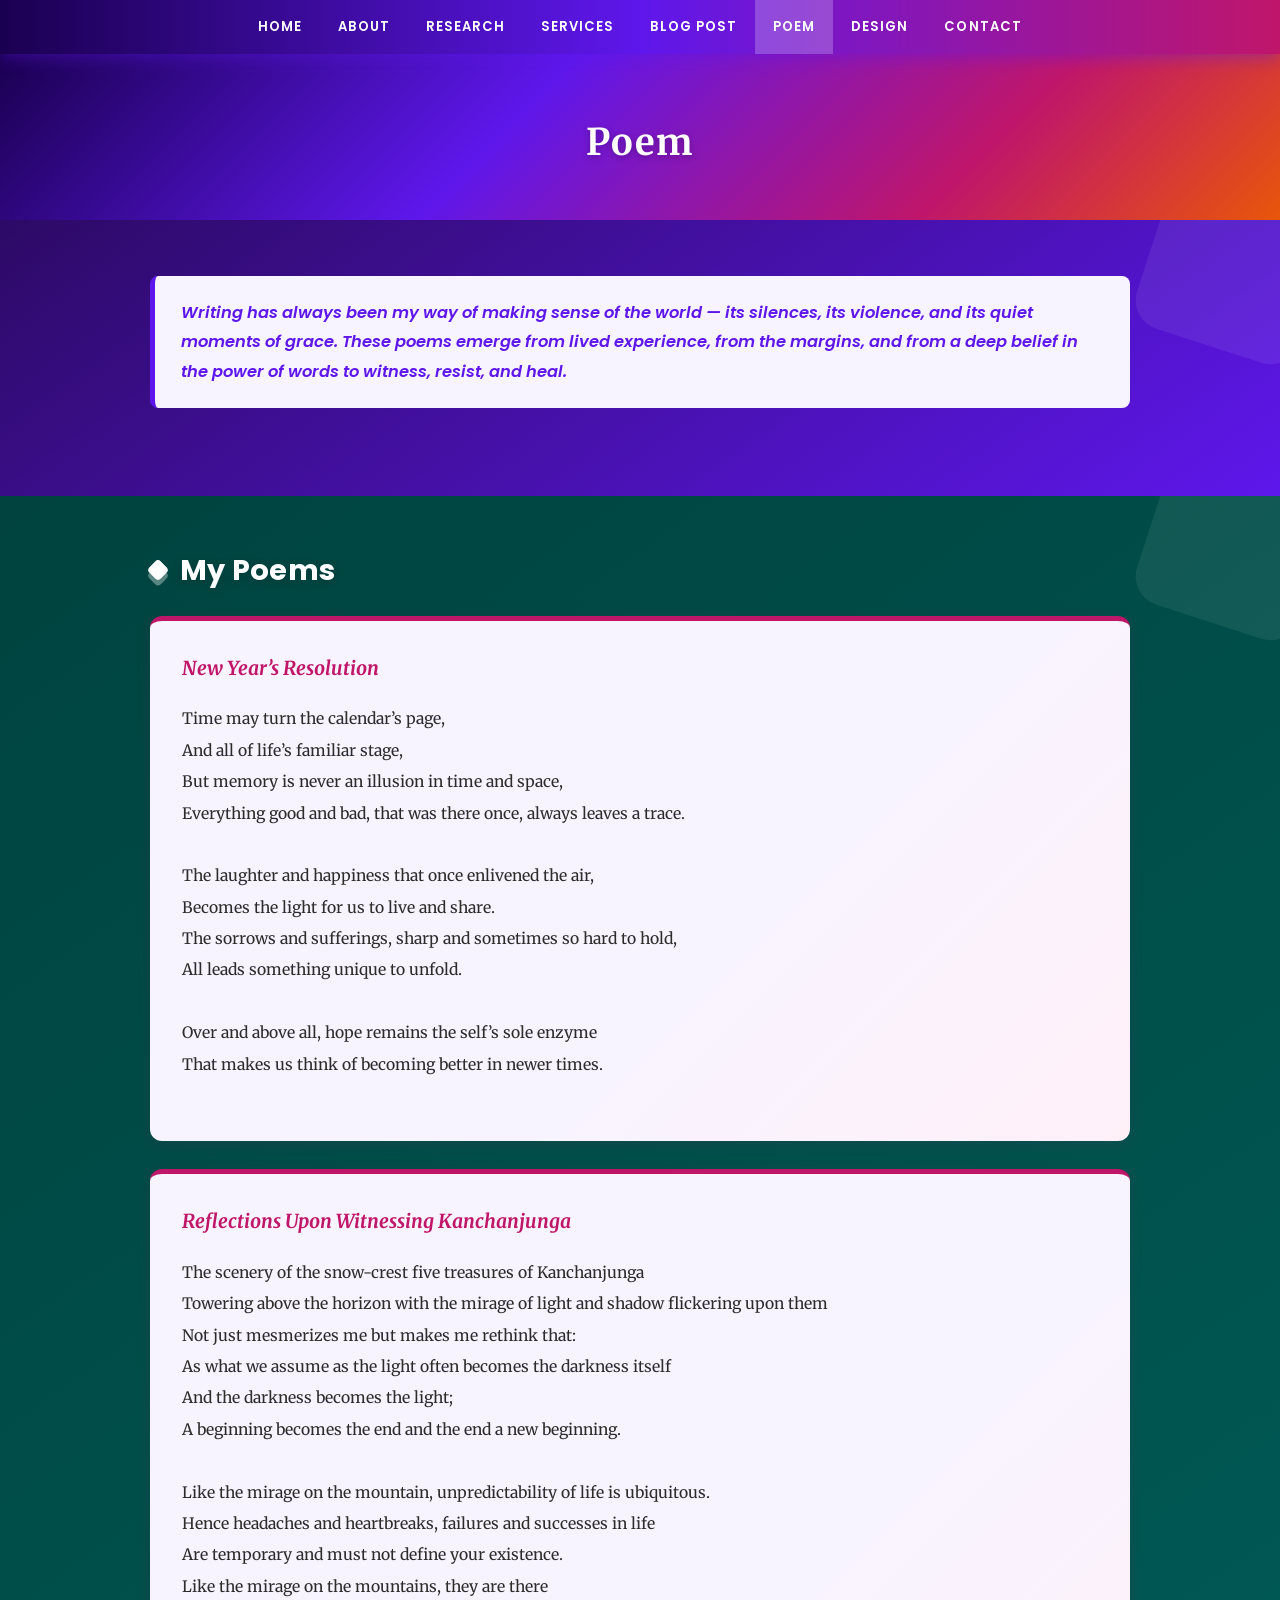
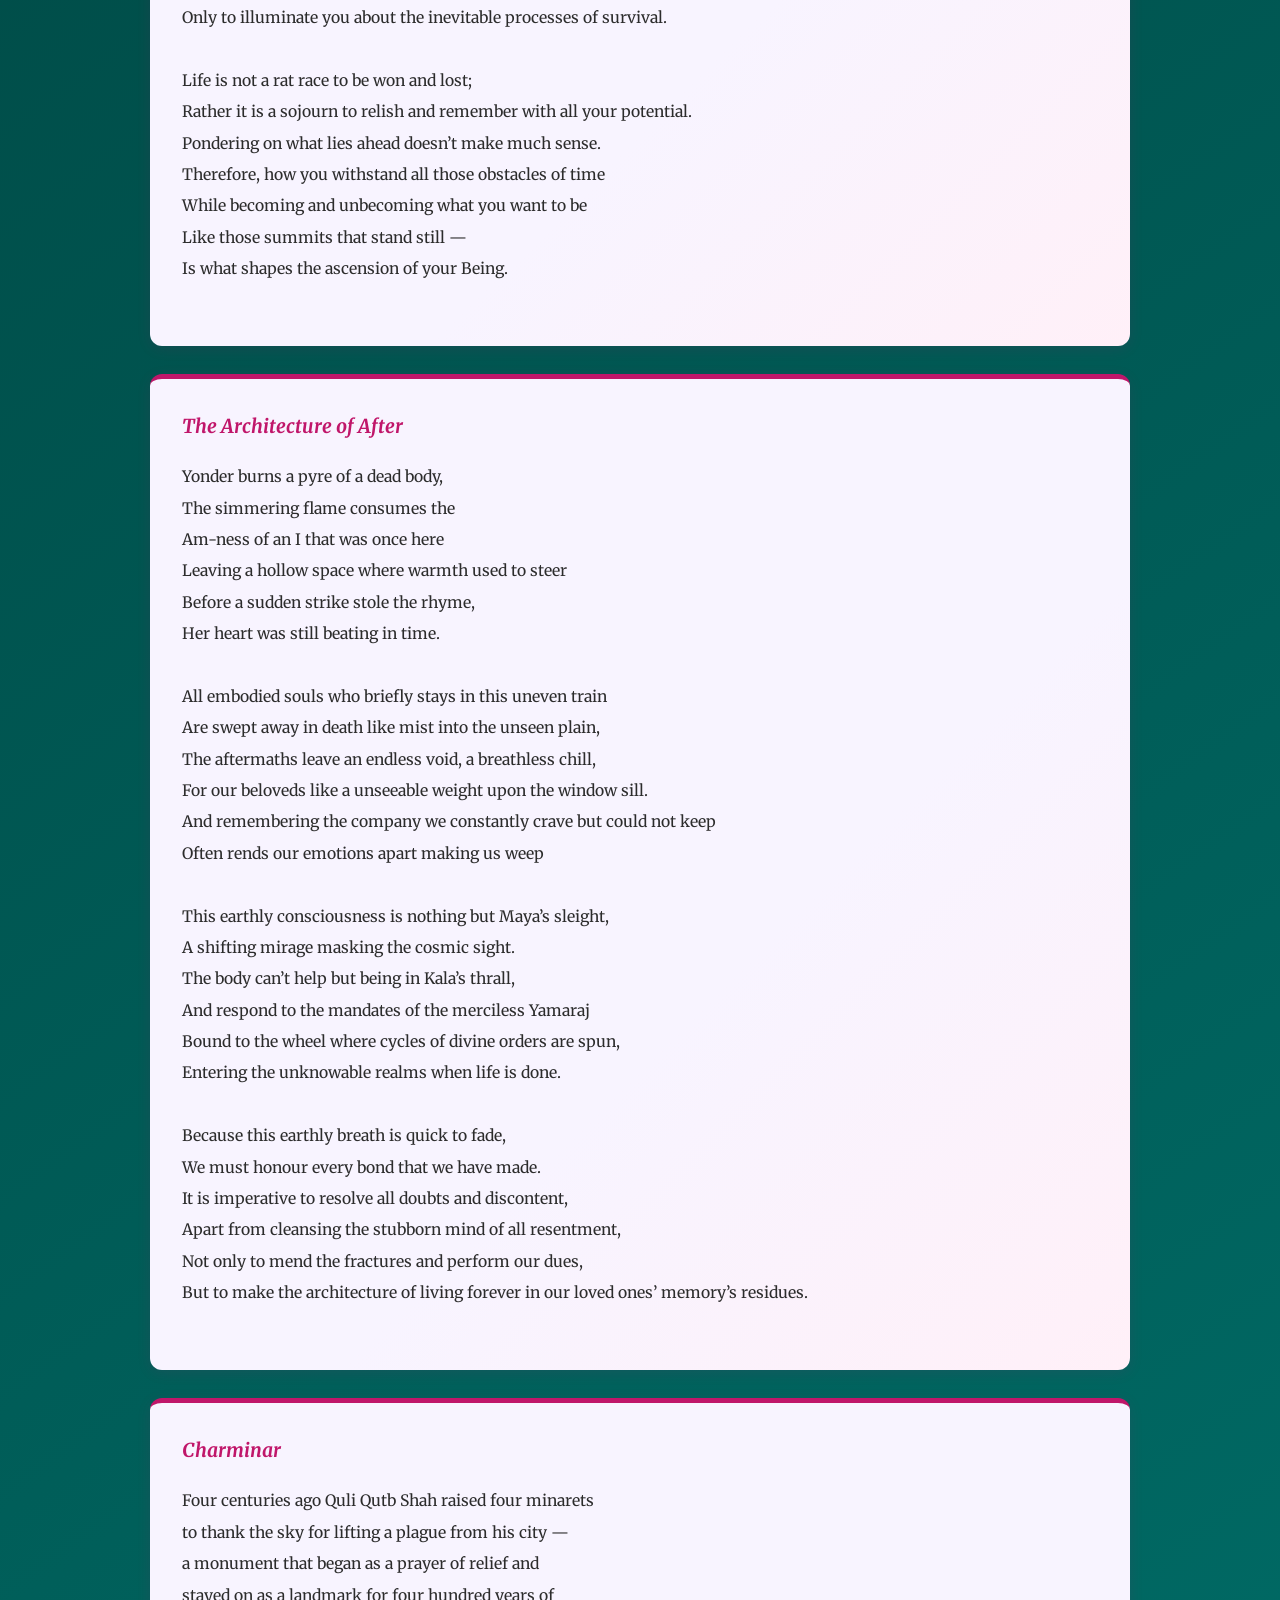
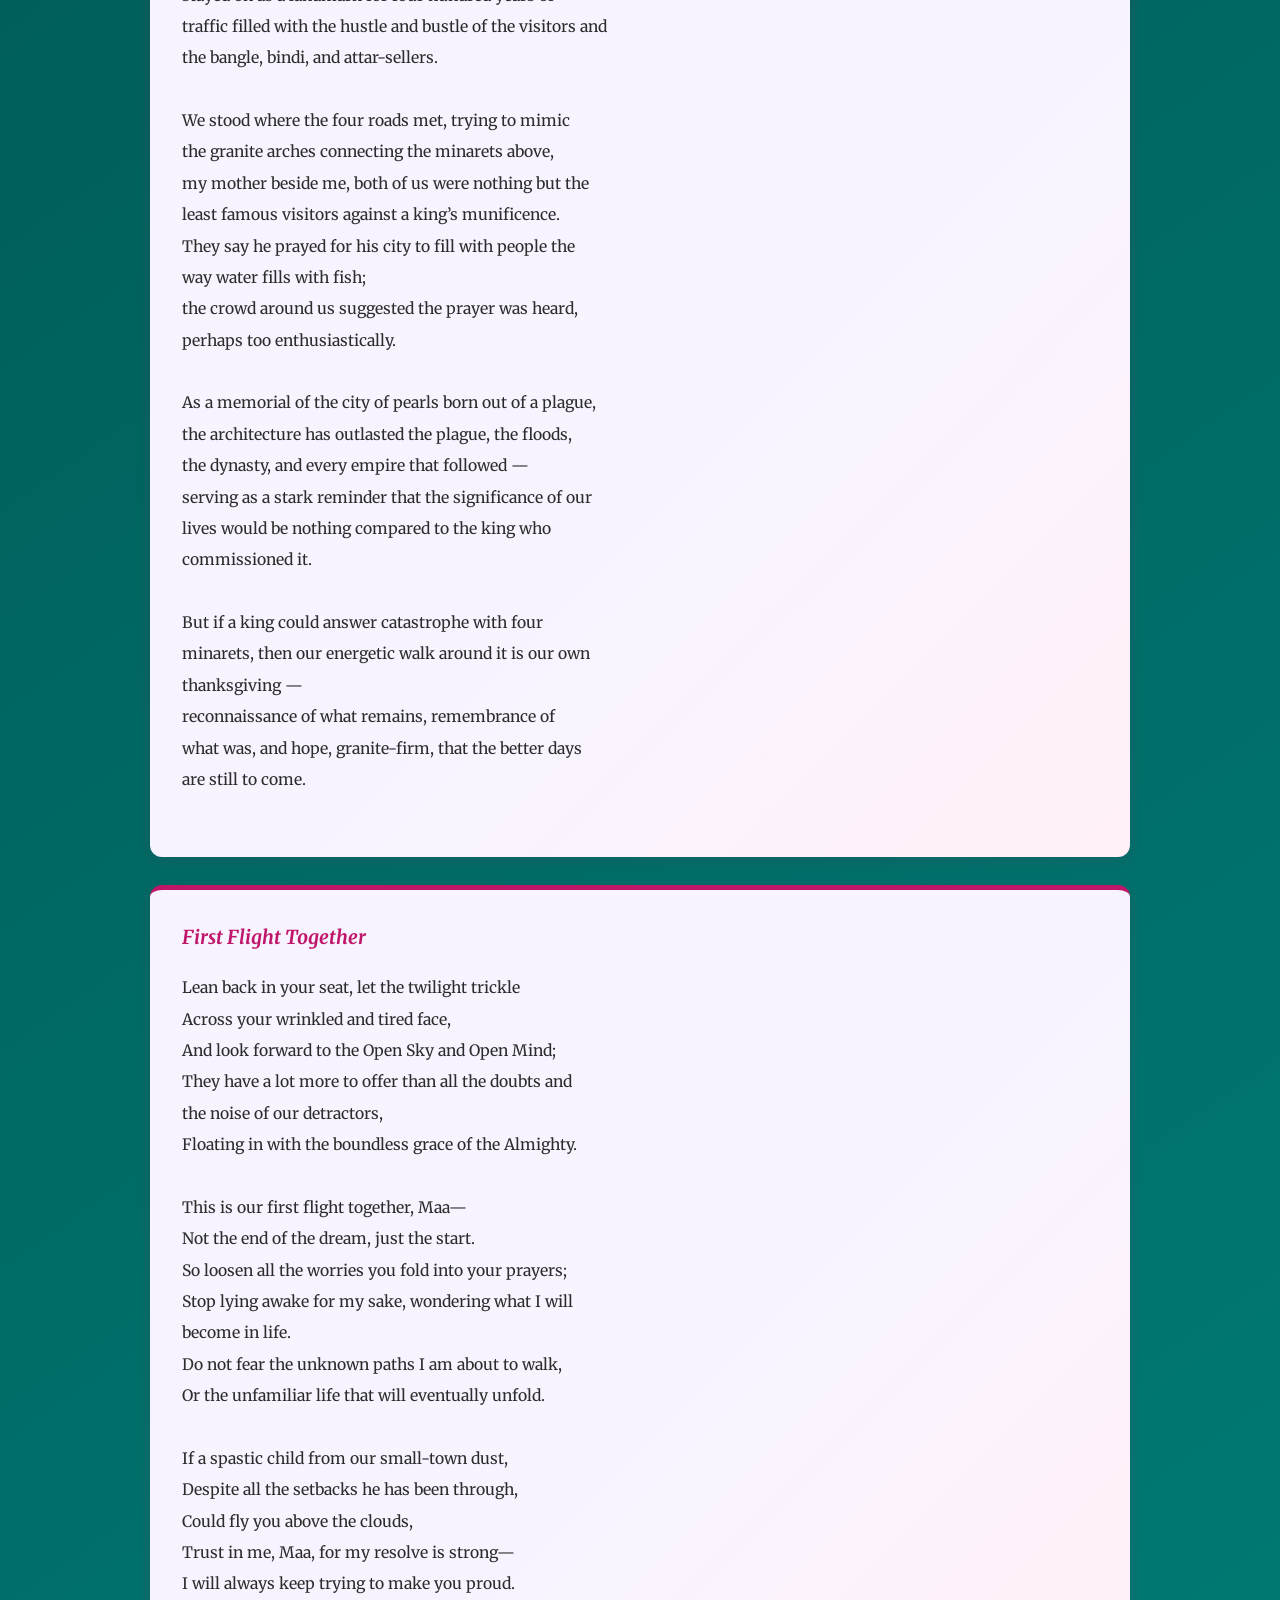
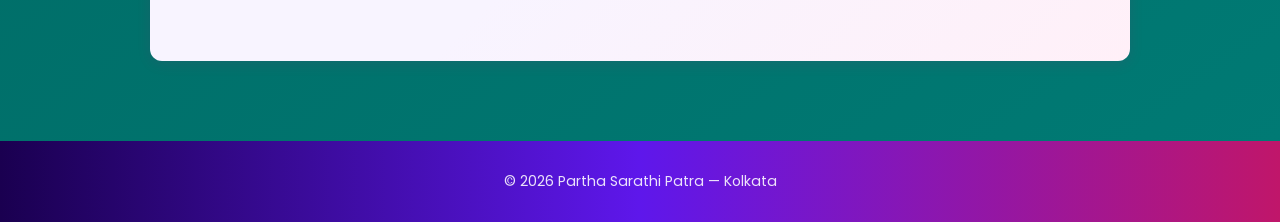
<file: poems.html>
﻿<!DOCTYPE html>
<html lang="en">
<head>
  <meta charset="UTF-8" />
  <meta name="viewport" content="width=device-width, initial-scale=1.0" />
  <title>Poem | Partha Sarathi Patra</title>
  <link rel="stylesheet" href="style.css" />
</head>
<body>

  <nav>
    <ul>
      <li><a href="index.html">Home</a></li>
      <li><a href="about.html">About</a></li>
      <li><a href="research.html">Research</a></li>
      <li><a href="services.html">Services</a></li>
      <li><a href="blogs.html">Blog Post</a></li>
      <li><a href="poems.html" class="active">Poem</a></li>
      <li><a href="design.html">Design</a></li>
      <li><a href="contact.html">Contact</a></li>
    </ul>
  </nav>

  <div class="page-header">
    <h1>Poem</h1>
  </div>

  <main>

    <section class="section">
      <div class="about-box" style="margin-bottom: 36px;">
        <p>
          Writing has always been my way of making sense of the world — its silences,
          its violence, and its quiet moments of grace. These poems emerge from lived
          experience, from the margins, and from a deep belief in the power of words
          to witness, resist, and heal.
        </p>
      </div>
    </section>

    <section class="section">
      <h2 class="section-title">My Poems</h2>

      <div class="poem-card">
        <h3>New Year&#8217;s Resolution</h3>
        <pre>
Time may turn the calendar&#8217;s page,
And all of life&#8217;s familiar stage,
But memory is never an illusion in time and space,
Everything good and bad, that was there once, always leaves a trace.

The laughter and happiness that once enlivened the air,
Becomes the light for us to live and share.
The sorrows and sufferings, sharp and sometimes so hard to hold,
All leads something unique to unfold.

Over and above all, hope remains the self&#8217;s sole enzyme
That makes us think of becoming better in newer times.
        </pre>
      </div>

      <div class="poem-card">
        <h3>Reflections Upon Witnessing Kanchanjunga</h3>
        <pre>
The scenery of the snow-crest five treasures of Kanchanjunga
Towering above the horizon with the mirage of light and shadow flickering upon them
Not just mesmerizes me but makes me rethink that:
As what we assume as the light often becomes the darkness itself
And the darkness becomes the light;
A beginning becomes the end and the end a new beginning.

Like the mirage on the mountain, unpredictability of life is ubiquitous.
Hence headaches and heartbreaks, failures and successes in life
Are temporary and must not define your existence.
Like the mirage on the mountains, they are there
Only to illuminate you about the inevitable processes of survival.

Life is not a rat race to be won and lost;
Rather it is a sojourn to relish and remember with all your potential.
Pondering on what lies ahead doesn&#8217;t make much sense.
Therefore, how you withstand all those obstacles of time
While becoming and unbecoming what you want to be
Like those summits that stand still &#8212;
Is what shapes the ascension of your Being.
        </pre>
      </div>

      <div class="poem-card">
        <h3>The Architecture of After</h3>
        <pre>
Yonder burns a pyre of a dead body,
The simmering flame consumes the
Am-ness of an I that was once here
Leaving a hollow space where warmth used to steer
Before a sudden strike stole the rhyme,
Her heart was still beating in time.

All embodied souls who briefly stays in this uneven train
Are swept away in death like mist into the unseen plain,
The aftermaths leave an endless void, a breathless chill,
For our beloveds like a unseeable weight upon the window sill.
And remembering the company we constantly crave but could not keep
Often rends our emotions apart making us weep

This earthly consciousness is nothing but Maya&#8217;s sleight,
A shifting mirage masking the cosmic sight.
The body can&#8217;t help but being in Kala&#8217;s thrall,
And respond to the mandates of the merciless Yamaraj
Bound to the wheel where cycles of divine orders are spun,
Entering the unknowable realms when life is done.

Because this earthly breath is quick to fade,
We must honour every bond that we have made.
It is imperative to resolve all doubts and discontent,
Apart from cleansing the stubborn mind of all resentment,
Not only to mend the fractures and perform our dues,
But to make the architecture of living forever in our loved ones&#8217; memory&#8217;s residues.
        </pre>
      </div>

      <div class="poem-card">
        <h3>Charminar</h3>
        <pre>
Four centuries ago Quli Qutb Shah raised four minarets
to thank the sky for lifting a plague from his city &#8212;
a monument that began as a prayer of relief and
stayed on as a landmark for four hundred years of
traffic filled with the hustle and bustle of the visitors and
the bangle, bindi, and attar-sellers.

We stood where the four roads met, trying to mimic
the granite arches connecting the minarets above,
my mother beside me, both of us were nothing but the
least famous visitors against a king&#8217;s munificence.
They say he prayed for his city to fill with people the
way water fills with fish;
the crowd around us suggested the prayer was heard,
perhaps too enthusiastically.

As a memorial of the city of pearls born out of a plague,
the architecture has outlasted the plague, the floods,
the dynasty, and every empire that followed &#8212;
serving as a stark reminder that the significance of our
lives would be nothing compared to the king who
commissioned it.

But if a king could answer catastrophe with four
minarets, then our energetic walk around it is our own
thanksgiving &#8212;
reconnaissance of what remains, remembrance of
what was, and hope, granite-firm, that the better days
are still to come.
        </pre>
      </div>

      <div class="poem-card">
        <h3>First Flight Together</h3>
        <pre>
Lean back in your seat, let the twilight trickle
Across your wrinkled and tired face,
And look forward to the Open Sky and Open Mind;
They have a lot more to offer than all the doubts and
the noise of our detractors,
Floating in with the boundless grace of the Almighty.

This is our first flight together, Maa&#8212;
Not the end of the dream, just the start.
So loosen all the worries you fold into your prayers;
Stop lying awake for my sake, wondering what I will
become in life.
Do not fear the unknown paths I am about to walk,
Or the unfamiliar life that will eventually unfold.

If a spastic child from our small-town dust,
Despite all the setbacks he has been through,
Could fly you above the clouds,
Trust in me, Maa, for my resolve is strong&#8212;
I will always keep trying to make you proud.
        </pre>
      </div>

    </section>

  </main>

  <footer>
    <p>&copy; 2026 Partha Sarathi Patra &mdash; Kolkata</p>
  </footer>

</body>
</html>
</file>
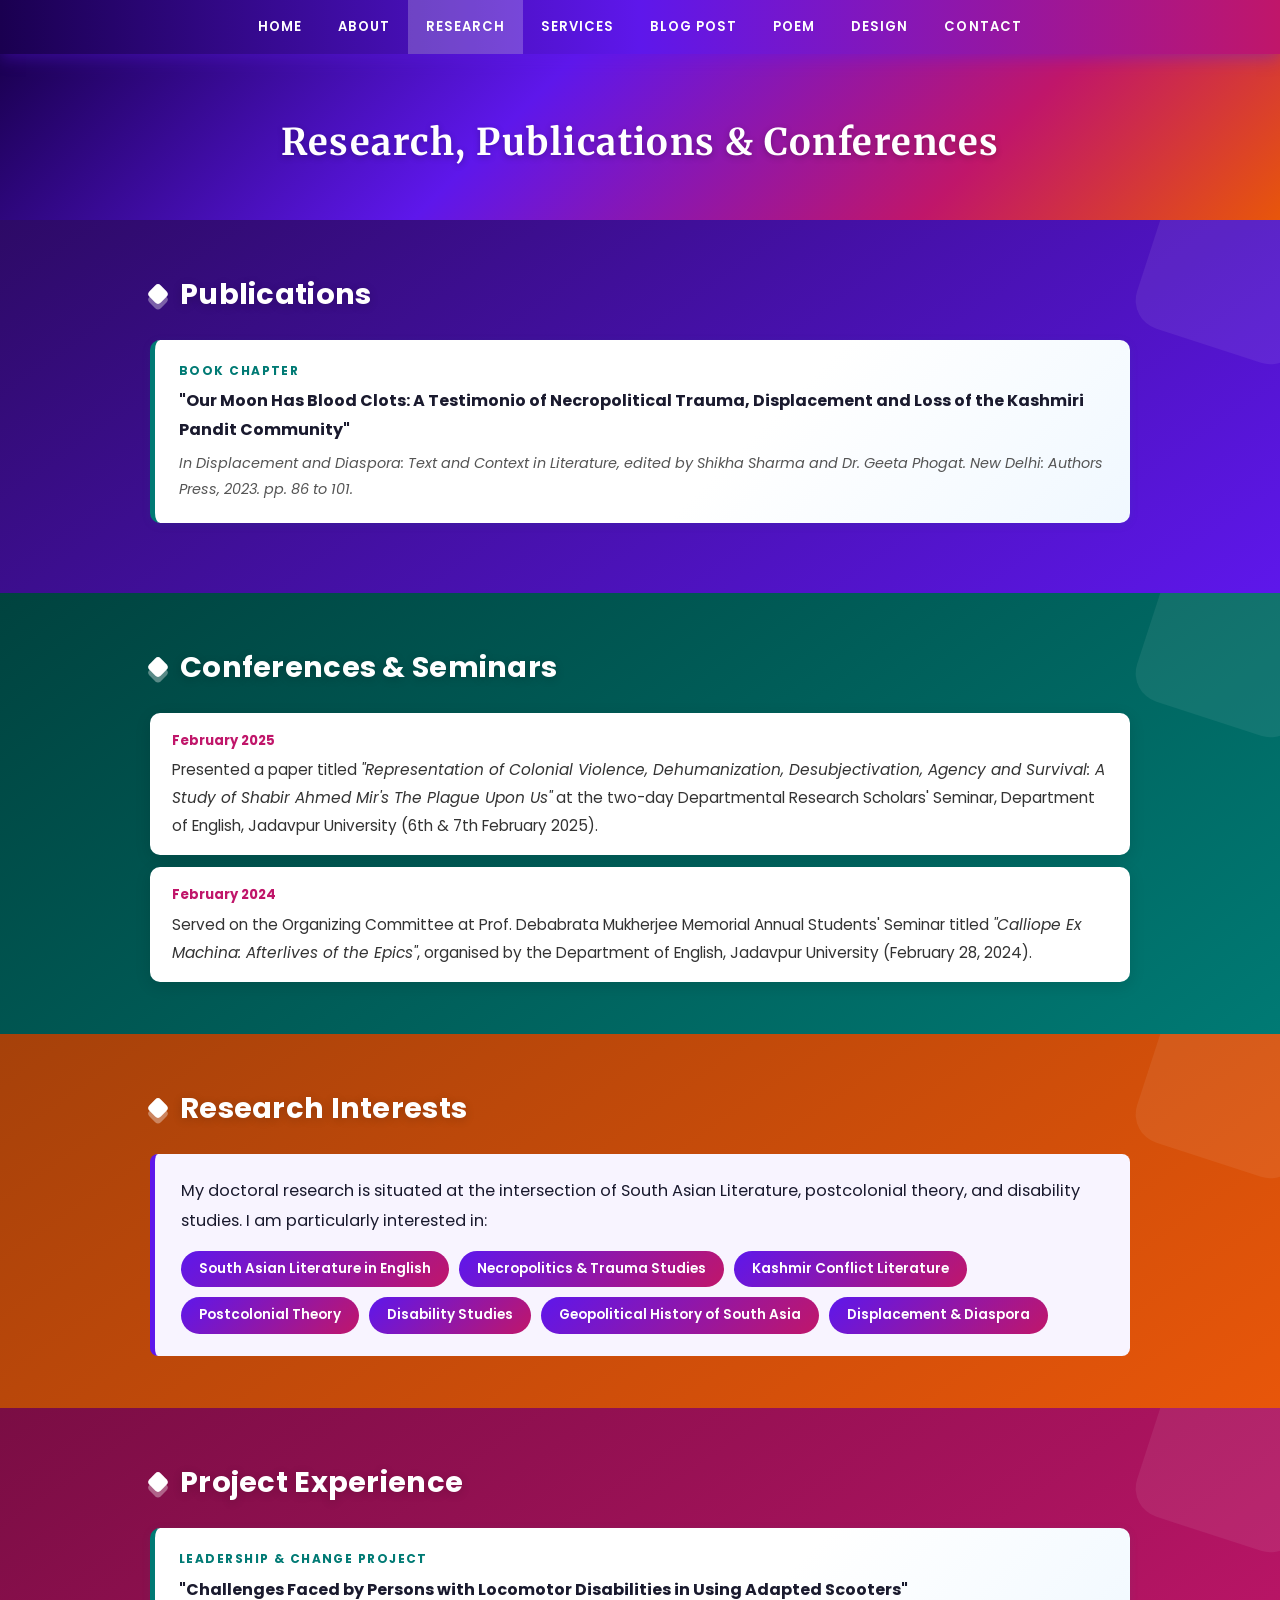
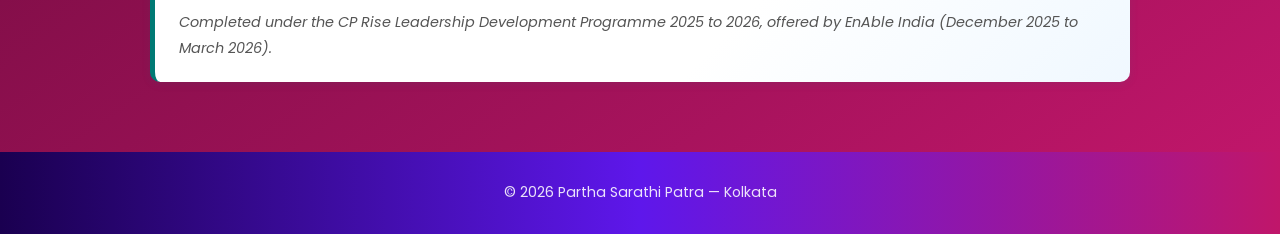
<file: research.html>
﻿<!DOCTYPE html>
<html lang="en">
<head>
  <meta charset="UTF-8" />
  <meta name="viewport" content="width=device-width, initial-scale=1.0" />
  <title>Research | Partha Sarathi Patra</title>
  <link rel="stylesheet" href="style.css" />
</head>
<body>

  <nav>
    <ul>
      <li><a href="index.html">Home</a></li>
      <li><a href="about.html">About</a></li>
      <li><a href="research.html" class="active">Research</a></li>
      <li><a href="services.html">Services</a></li>
      <li><a href="blogs.html">Blog Post</a></li>
      <li><a href="poems.html">Poem</a></li>
      <li><a href="design.html">Design</a></li>
      <li><a href="contact.html">Contact</a></li>
    </ul>
  </nav>

  <div class="page-header">
    <h1>Research, Publications &amp; Conferences</h1>
  </div>

  <main>

    <!-- PUBLICATIONS -->
    <section class="section">
      <h2 class="section-title">Publications</h2>

      <div class="publication-card">
        <div class="pub-type">Book Chapter</div>
        <div class="pub-title">
          "Our Moon Has Blood Clots: A Testimonio of Necropolitical Trauma,
          Displacement and Loss of the Kashmiri Pandit Community"
        </div>
        <div class="pub-detail">
          In <em>Displacement and Diaspora: Text and Context in Literature</em>,
          edited by Shikha Sharma and Dr. Geeta Phogat.
          New Delhi: Authors Press, 2023. pp. 86 to 101.
        </div>
      </div>

    </section>

    <!-- CONFERENCES -->
    <section class="section">
      <h2 class="section-title">Conferences &amp; Seminars</h2>

      <div class="conference-item">
        <div class="conf-date">February 2025</div>
        <p>
          Presented a paper titled <em>"Representation of Colonial Violence, Dehumanization,
          Desubjectivation, Agency and Survival: A Study of Shabir Ahmed Mir's
          The Plague Upon Us"</em> at the two-day Departmental Research Scholars' Seminar,
          Department of English, Jadavpur University (6th &amp; 7th February 2025).
        </p>
      </div>

      <div class="conference-item">
        <div class="conf-date">February 2024</div>
        <p>
          Served on the Organizing Committee at Prof. Debabrata Mukherjee Memorial
          Annual Students' Seminar titled <em>"Calliope Ex Machina: Afterlives of the Epics"</em>,
          organised by the Department of English, Jadavpur University (February 28, 2024).
        </p>
      </div>

    </section>

    <!-- RESEARCH INTERESTS -->
    <section class="section">
      <h2 class="section-title">Research Interests</h2>
      <div class="about-box">
        <p>
          My doctoral research is situated at the intersection of South Asian Literature,
          postcolonial theory, and disability studies. I am particularly interested in:
        </p>
        <div class="skills-grid" style="margin-top: 16px;">
          <span class="skill-tag">South Asian Literature in English</span>
          <span class="skill-tag">Necropolitics &amp; Trauma Studies</span>
          <span class="skill-tag">Kashmir Conflict Literature</span>
          <span class="skill-tag">Postcolonial Theory</span>
          <span class="skill-tag">Disability Studies</span>
          <span class="skill-tag">Geopolitical History of South Asia</span>
          <span class="skill-tag">Displacement &amp; Diaspora</span>
        </div>
      </div>
    </section>

    <!-- PROJECT EXPERIENCE -->
    <section class="section">
      <h2 class="section-title">Project Experience</h2>
      <div class="publication-card">
        <div class="pub-type">Leadership &amp; Change Project</div>
        <div class="pub-title">
          "Challenges Faced by Persons with Locomotor Disabilities in Using Adapted Scooters"
        </div>
        <div class="pub-detail">
          Completed under the CP Rise Leadership Development Programme 2025 to 2026,
          offered by EnAble India (December 2025 to March 2026).
        </div>
      </div>
    </section>

  </main>

  <footer>
    <p>&copy; 2026 Partha Sarathi Patra &mdash; Kolkata</p>
  </footer>

</body>
</html>
</file>
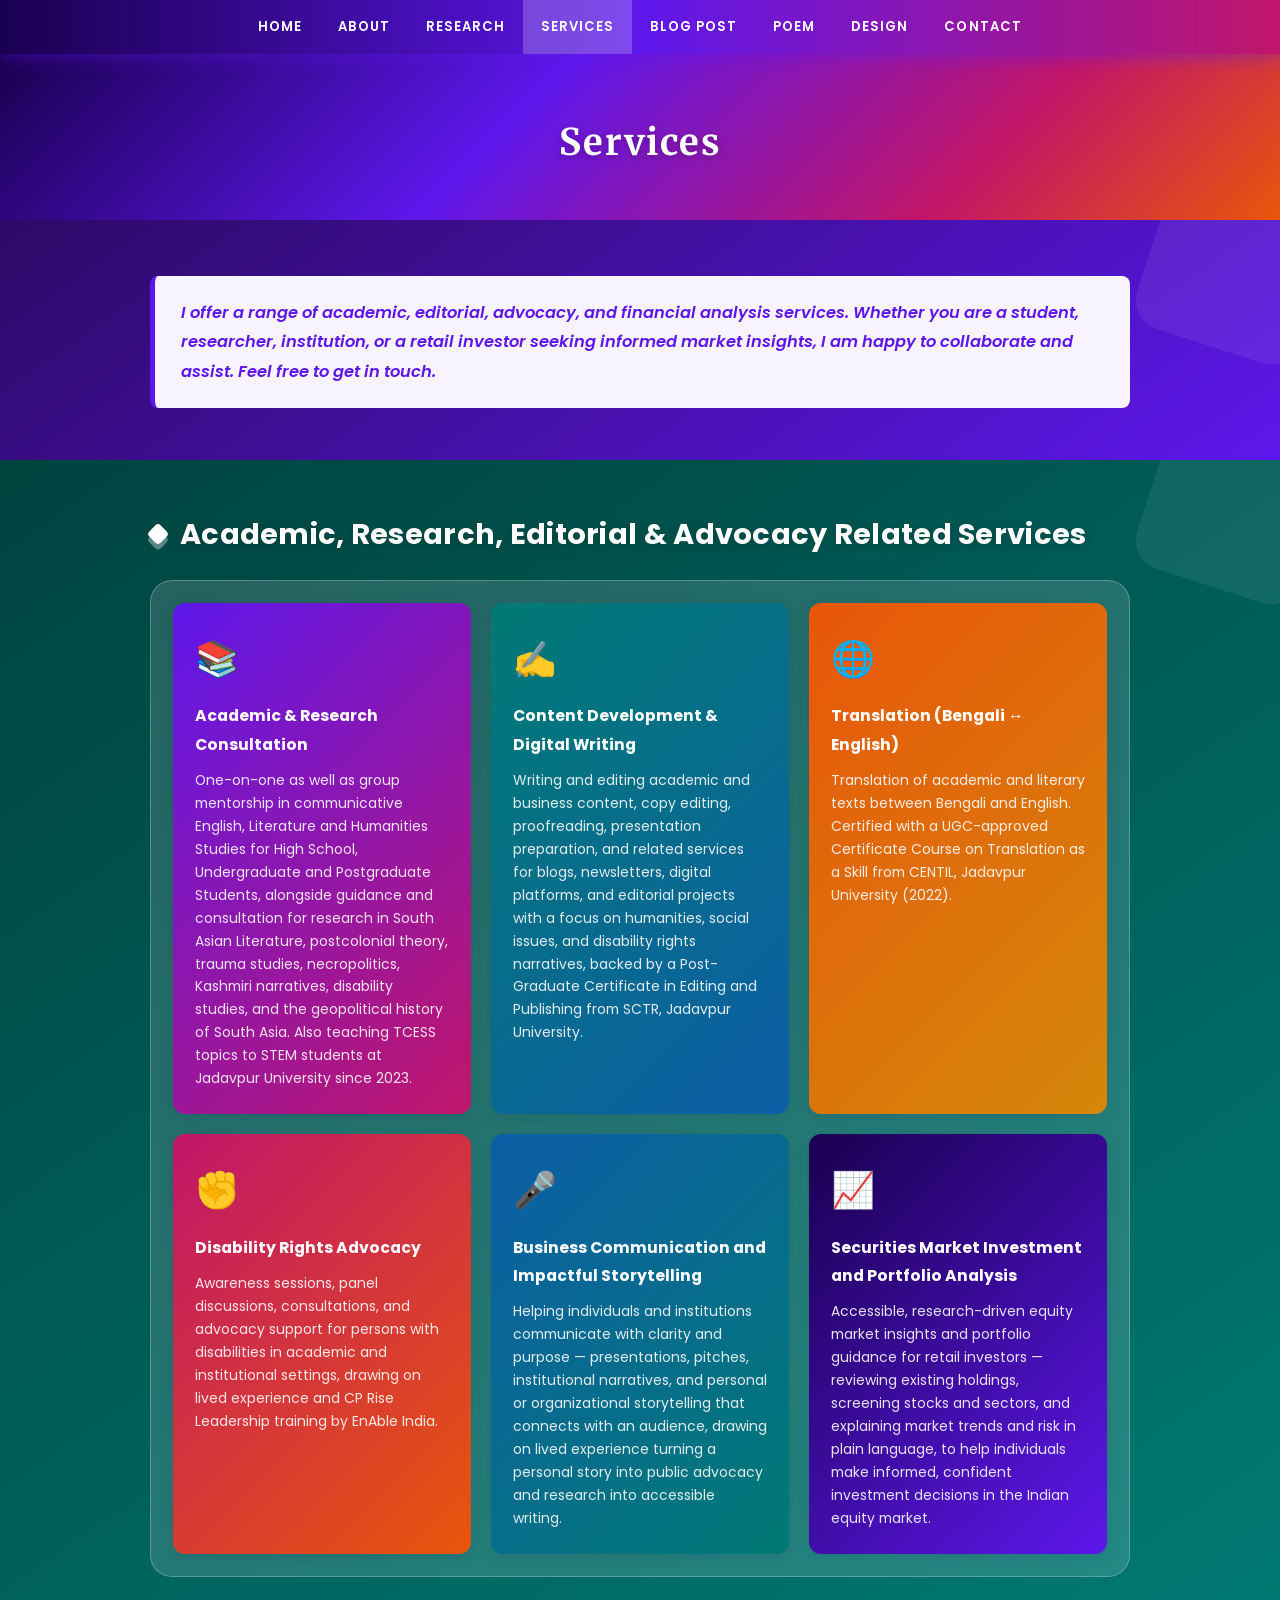
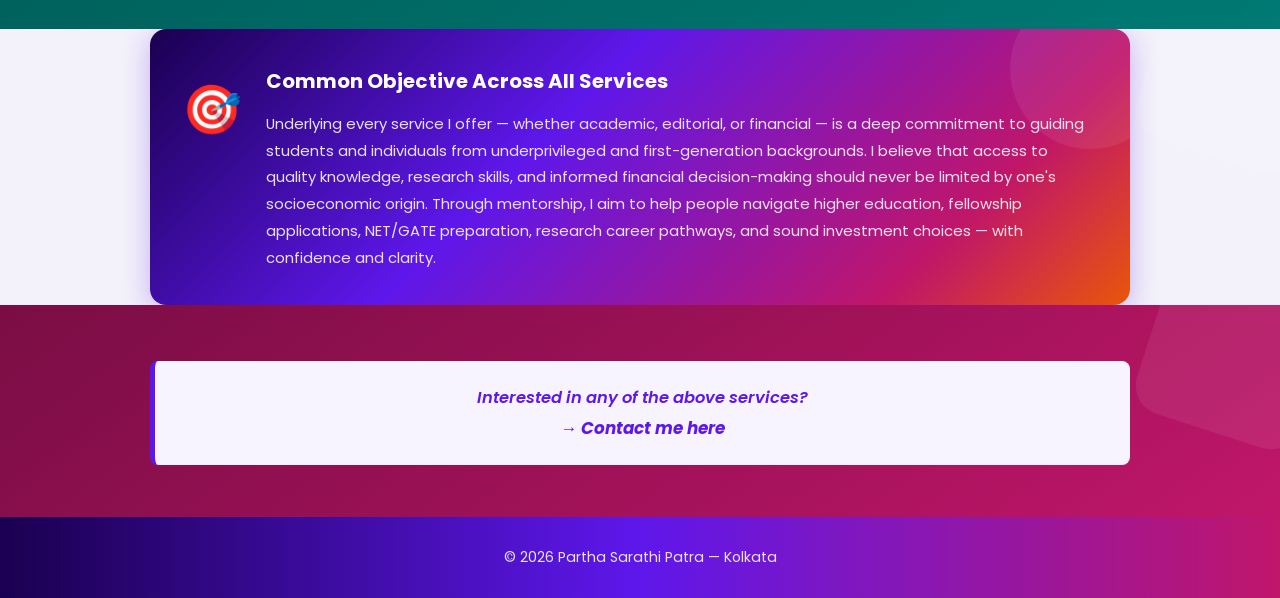
<file: services.html>
﻿<!DOCTYPE html>
<html lang="en">
<head>
  <meta charset="UTF-8" />
  <meta name="viewport" content="width=device-width, initial-scale=1.0" />
  <title>Services | Partha Sarathi Patra</title>
  <link rel="stylesheet" href="style.css" />
</head>
<body>

  <nav>
    <ul>
      <li><a href="index.html">Home</a></li>
      <li><a href="about.html">About</a></li>
      <li><a href="research.html">Research</a></li>
      <li><a href="services.html" class="active">Services</a></li>
      <li><a href="blogs.html">Blog Post</a></li>
      <li><a href="poems.html">Poem</a></li>
      <li><a href="design.html">Design</a></li>
      <li><a href="contact.html">Contact</a></li>
    </ul>
  </nav>

  <div class="page-header">
    <h1>Services</h1>
  </div>

  <main>

    <!-- INTRO -->
    <section class="section">
      <div class="about-box">
        <p>
          I offer a range of academic, editorial, advocacy, and financial analysis services.
          Whether you are a student, researcher, institution, or a retail investor seeking
          informed market insights, I am happy to collaborate and assist.
          Feel free to <a href="contact.html">get in touch</a>.
        </p>
      </div>
    </section>

    <!-- PANEL 1: MERGED ACADEMIC, RESEARCH, EDITORIAL & ADVOCACY -->
    <section class="section">
      <h2 class="section-title">Academic, Research, Editorial &amp; Advocacy Related Services</h2>
      <div class="services-grid">

        <div class="service-card">
          <div class="service-icon">&#128218;</div>
          <h3>Academic &amp; Research Consultation</h3>
          <p>
            One-on-one as well as group mentorship in communicative English, Literature and
            Humanities Studies for High School, Undergraduate and Postgraduate Students,
            alongside guidance and consultation for research in South Asian Literature,
            postcolonial theory, trauma studies, necropolitics, Kashmiri narratives,
            disability studies, and the geopolitical history of South Asia.
            Also teaching TCESS topics to STEM students at Jadavpur University since 2023.
          </p>
        </div>

        <div class="service-card">
          <div class="service-icon">&#9997;</div>
          <h3>Content Development &amp; Digital Writing</h3>
          <p>
            Writing and editing academic and business content, copy editing, proofreading,
            presentation preparation, and related services for blogs, newsletters, digital
            platforms, and editorial projects with a focus on humanities, social issues, and
            disability rights narratives, backed by a Post-Graduate Certificate in Editing
            and Publishing from SCTR, Jadavpur University.
          </p>
        </div>

        <div class="service-card">
          <div class="service-icon">&#127760;</div>
          <h3>Translation (Bengali &#8596; English)</h3>
          <p>
            Translation of academic and literary texts between Bengali and English.
            Certified with a UGC-approved Certificate Course on Translation as a Skill
            from CENTIL, Jadavpur University (2022).
          </p>
        </div>

        <div class="service-card">
          <div class="service-icon">&#9994;</div>
          <h3>Disability Rights Advocacy</h3>
          <p>
            Awareness sessions, panel discussions, consultations, and advocacy support for
            persons with disabilities in academic and institutional settings, drawing on
            lived experience and CP Rise Leadership training by EnAble India.
          </p>
        </div>

        <div class="service-card">
          <div class="service-icon">&#127908;</div>
          <h3>Business Communication and Impactful Storytelling</h3>
          <p>
            Helping individuals and institutions communicate with clarity and purpose &mdash;
            presentations, pitches, institutional narratives, and personal or organizational
            storytelling that connects with an audience, drawing on lived experience turning
            a personal story into public advocacy and research into accessible writing.
          </p>
        </div>

        <div class="service-card">
          <div class="service-icon">&#128200;</div>
          <h3>Securities Market Investment and Portfolio Analysis</h3>
          <p>
            Accessible, research-driven equity market insights and portfolio guidance for
            retail investors &mdash; reviewing existing holdings, screening stocks and sectors,
            and explaining market trends and risk in plain language, to help individuals make
            informed, confident investment decisions in the Indian equity market.
          </p>
        </div>

      </div>
    </section>

    <!-- COMMON OBJECTIVE BANNER -->
    <section class="section common-objective-section">
      <div class="common-objective-banner">
        <div class="co-icon">&#127919;</div>
        <div class="co-content">
          <h3 class="co-title">Common Objective Across All Services</h3>
          <p class="co-body">
            Underlying every service I offer — whether academic, editorial, or financial —
            is a deep commitment to guiding students and individuals from underprivileged and
            first-generation backgrounds. I believe that access to quality knowledge, research
            skills, and informed financial decision-making should never be limited by one's
            socioeconomic origin. Through mentorship, I aim to help people navigate higher
            education, fellowship applications, NET/GATE preparation, research career pathways,
            and sound investment choices — with confidence and clarity.
          </p>
        </div>
      </div>
    </section>

    <!-- CTA -->
    <section class="section">
      <div class="about-box" style="text-align: center;">
        <p>
          Interested in any of the above services?
          <br/>
          <a href="contact.html" style="color: var(--purple); font-weight: bold; font-size: 1.05rem;">
            &#8594; Contact me here
          </a>
        </p>
      </div>
    </section>

  </main>

  <footer>
    <p>&copy; 2026 Partha Sarathi Patra &mdash; Kolkata</p>
  </footer>

</body>
</html>
</file>
<file: style.css>
/* ===== GOOGLE FONTS ===== */
@import url('https://fonts.googleapis.com/css2?family=Poppins:wght@300;400;600;700&family=Merriweather:ital,wght@0,400;0,700;1,400&display=swap');

/* ===== COLOUR PALETTE ===== */
:root {
  --purple:  #5e17eb;
  --magenta: #c0166a;
  --orange:  #e8560a;
  --teal:    #007a74;
  --blue:    #0d5ea6;
  --gold:    #d4880a;
  --dark:    #1a1a2e;
  --light:   #f8f4ff;
}

/* ===== RESET ===== */
* { margin: 0; padding: 0; box-sizing: border-box; }

/* ===== BODY ===== */
html { overflow-x: hidden; }

body {
  font-family: 'Poppins', 'Georgia', sans-serif;
  color: #1a1a2e;
  background: #f3f1fa;
  line-height: 1.8;
  overflow-x: hidden;
}

a { color: var(--purple); text-decoration: none; }
a:hover { text-decoration: underline; }

/* ===== NAVIGATION ===== */
nav {
  background: linear-gradient(90deg, #1a0050 0%, #5e17eb 50%, #c0166a 100%);
  position: sticky;
  top: 0;
  z-index: 200;
  box-shadow: 0 4px 16px rgba(94,23,235,0.4);
}

nav ul {
  list-style: none;
  display: flex;
  justify-content: center;
  flex-wrap: wrap;
}

nav ul li a {
  display: block;
  color: #fff;
  padding: 15px 18px;
  font-size: 0.82rem;
  font-weight: 600;
  letter-spacing: 0.08em;
  text-transform: uppercase;
  text-decoration: none;
  transition: background 0.25s;
}

nav ul li a:hover,
nav ul li a.active {
  background: rgba(255,255,255,0.22);
  text-decoration: none;
}

/* ===== HERO (text only) ===== */
.hero {
  display: flex;
  align-items: center;
  justify-content: center;
  flex-direction: column;
  text-align: center;
  padding: 90px 20px 64px;
  background: linear-gradient(170deg, #1a0050 0%, var(--purple) 100%);
  color: #fff;
  position: relative;
  overflow: hidden;
}

/* Small abstract logo mark — echoes the reference design's folded-flag motif */
.logo-mark {
  display: inline-flex;
  gap: 4px;
  margin-bottom: 18px;
  position: relative;
  z-index: 1;
}

.logo-mark span {
  width: 16px;
  height: 16px;
  background: var(--orange);
}

.logo-mark span:nth-child(1) { clip-path: polygon(0 0, 100% 0, 0 100%); background: var(--orange); }
.logo-mark span:nth-child(2) { clip-path: polygon(0 0, 100% 0, 0 100%); background: var(--gold); transform: translateY(6px); }
.logo-mark span:nth-child(3) { clip-path: polygon(0 0, 100% 0, 0 100%); background: #fff; opacity: 0.85; }

.hero::after {
  content: '';
  position: absolute;
  inset: 0;
  background: url("data:image/svg+xml,%3Csvg width='60' height='60' viewBox='0 0 60 60' xmlns='http://www.w3.org/2000/svg'%3E%3Cg fill='none' fill-rule='evenodd'%3E%3Cg fill='%23ffffff' fill-opacity='0.04'%3E%3Cpath d='M36 34v-4h-2v4h-4v2h4v4h2v-4h4v-2h-4zm0-30V0h-2v4h-4v2h4v4h2V6h4V4h-4zM6 34v-4H4v4H0v2h4v4h2v-4h4v-2H6zM6 4V0H4v4H0v2h4v4h2V6h4V4H6z'/%3E%3C/g%3E%3C/g%3E%3C/svg%3E");
  pointer-events: none;
}

.hero h1 {
  font-family: 'Merriweather', serif;
  font-size: 2.8rem;
  font-weight: 700;
  letter-spacing: 0.03em;
  margin-bottom: 12px;
  position: relative;
  z-index: 1;
  text-shadow: 0 2px 8px rgba(0,0,0,0.3);
}

.hero .tagline {
  font-size: 1.1rem;
  opacity: 0.95;
  margin-bottom: 6px;
  position: relative;
  z-index: 1;
}

.hero .institution {
  font-size: 1rem;
  opacity: 0.85;
  font-style: italic;
  position: relative;
  z-index: 1;
}

/* ===== RITAM DUTTA-STYLE CENTERED CAROUSEL ===== */
.rslider-section {
  background: #f5f0ff;
  padding: 52px 0 40px;
}

.rslider-wrap {
  display: flex;
  align-items: center;
  justify-content: center;
  gap: 0;
  max-width: 900px;
  margin: 0 auto;
  padding: 0 16px;
  position: relative;
}

/* The image stage */
.rslider-stage {
  flex: 1;
  max-width: 580px;
  position: relative;
  overflow: hidden;
  border-radius: 4px;
  box-shadow: 0 8px 40px rgba(30,0,80,0.18);
  background: #1a1a2e;
  min-height: 200px;
}

.rslide {
  display: none;
  position: relative;
}

.rslide.active {
  display: block;
  animation: rsFadeIn 0.5s ease;
}

@keyframes rsFadeIn {
  from { opacity: 0; }
  to   { opacity: 1; }
}

.rslide img {
  width: 100%;
  height: 420px;
  object-fit: cover;
  object-position: center top;
  display: block;
}

/* Caption strip — semi-transparent dark bar at bottom */
.rslide-caption {
  position: absolute;
  bottom: 0; left: 0; right: 0;
  background: rgba(50, 50, 60, 0.78);
  color: #fff;
  font-size: 0.93rem;
  padding: 12px 20px;
  font-style: italic;
  letter-spacing: 0.01em;
}

/* Arrows — large chevrons outside the image */
.rslider-arrow {
  background: none;
  border: none;
  color: #5e17eb;
  font-size: 3.5rem;
  line-height: 1;
  cursor: pointer;
  padding: 0 18px;
  flex-shrink: 0;
  transition: color 0.2s, transform 0.15s;
  font-weight: 300;
  user-select: none;
}

.rslider-arrow:hover {
  color: #c0166a;
  transform: scale(1.15);
}

/* Dots */
.rslider-dots {
  display: flex;
  justify-content: center;
  gap: 10px;
  margin-top: 18px;
}

.rsdot {
  width: 11px;
  height: 11px;
  border-radius: 50%;
  border: 2px solid #5e17eb;
  background: transparent;
  cursor: pointer;
  padding: 0;
  transition: background 0.22s, transform 0.22s;
}

.rsdot.active {
  background: #5e17eb;
  transform: scale(1.35);
}

.rsdot:hover:not(.active) {
  background: rgba(94,23,235,0.3);
}

@media (max-width: 600px) {
  .rslide img { height: 240px; }
  .rslider-arrow { font-size: 2.4rem; padding: 0 8px; }
  .hero h1 { font-size: 1.9rem; }
}

/* ===== DESIGN PAGE CAROUSEL (portrait slides, shown in full) ===== */
.design-carousel { background: transparent; padding: 8px 0 0; }
.design-carousel .rslider-stage { max-width: 420px; }
.design-carousel .rslide img {
  height: 640px;
  object-fit: contain;
  object-position: center;
  background: #1a1a2e;
}

@media (max-width: 600px) {
  .design-carousel .rslide img { height: 420px; }
}

/* ===== PAGE HEADER (inner pages) ===== */
.page-header {
  background: linear-gradient(135deg, #1a0050 0%, #5e17eb 40%, #c0166a 75%, #e8560a 100%);
  color: #fff;
  text-align: center;
  padding: 55px 20px 45px;
}

.page-header h1 {
  font-family: 'Merriweather', serif;
  font-size: 2.3rem;
  font-weight: 700;
  letter-spacing: 0.04em;
  text-shadow: 0 2px 6px rgba(0,0,0,0.25);
}

.page-header .page-eyebrow {
  display: inline-block;
  font-size: 0.74rem;
  font-weight: 700;
  letter-spacing: 0.18em;
  text-transform: uppercase;
  color: rgba(255,255,255,0.85);
  background: rgba(255,255,255,0.14);
  border: 1px solid rgba(255,255,255,0.3);
  padding: 5px 16px;
  border-radius: 30px;
  margin-bottom: 14px;
}

/* ===== MAIN CONTENT ===== */
main {
  display: block;
  padding: 0 0 0;
}

/* ===== SECTIONS — full-bleed infographic colour blocks ===== */
.section {
  position: relative;
  width: 100vw;
  margin-left: calc(50% - 50vw);
  margin-right: calc(50% - 50vw);
  margin-bottom: 0;
  padding: 56px 24px 52px;
  overflow: hidden;
}

.section-inner,
.section > :not(.block-watermark) {
  max-width: 980px;
  margin-left: auto;
  margin-right: auto;
}

@media (min-width: 1040px) {
  .section { padding-left: calc(50vw - 490px); padding-right: calc(50vw - 490px); }
}

/* Decorative oversized corner mark, echoing the logo motif */
.section::after {
  content: '';
  position: absolute;
  top: -40px; right: -40px;
  width: 170px; height: 170px;
  background: rgba(255,255,255,0.07);
  border-radius: 30px;
  transform: rotate(18deg);
  pointer-events: none;
}

/* Cycle through four bold block colours, in document order */
.section:nth-of-type(4n+1) { background: linear-gradient(145deg, #2d0a66, var(--purple)); }
.section:nth-of-type(4n+2) { background: linear-gradient(145deg, #00433f, var(--teal));   }
.section:nth-of-type(4n+3) { background: linear-gradient(145deg, #a6410a, var(--orange)); }
.section:nth-of-type(4n+0) { background: linear-gradient(145deg, #7a0d44, var(--magenta));}

/* Section heading — big, bold, infographic-style with a mark accent */
.section-title {
  display: flex;
  align-items: center;
  gap: 14px;
  font-size: 1.8rem;
  font-weight: 700;
  letter-spacing: 0.01em;
  color: #fff;
  text-shadow: 0 2px 10px rgba(0,0,0,0.18);
  margin-bottom: 28px;
  line-height: 1.25;
}

.section-title::before {
  content: '';
  flex-shrink: 0;
  width: 16px;
  height: 16px;
  background: #fff;
  border-radius: 4px;
  transform: rotate(45deg);
  box-shadow: 4px 4px 0 rgba(255,255,255,0.35);
}

.section-eyebrow {
  display: inline-block;
  font-size: 0.74rem;
  font-weight: 700;
  letter-spacing: 0.16em;
  text-transform: uppercase;
  color: rgba(255,255,255,0.92);
  background: rgba(255,255,255,0.16);
  border: 1px solid rgba(255,255,255,0.35);
  padding: 5px 16px;
  border-radius: 30px;
  margin-bottom: 14px;
}

/* ===== ABOUT BOX ===== */
.about-box {
  background: #f8f4ff;
  border-left: 5px solid var(--purple);
  padding: 22px 26px;
  border-radius: 8px;
  font-size: 1.02rem;
}

.about-box p { margin-bottom: 14px; }
.about-box p:last-child {
  margin-bottom: 0;
  font-style: italic;
  color: var(--purple);
  font-weight: 600;
}

/* ===== PDF EMBED ===== */
.pdf-embed-wrap {
  border-radius: 8px;
  overflow: hidden;
  border: 1px solid rgba(94,23,235,0.18);
  box-shadow: 0 4px 18px rgba(30,0,80,0.10);
}

.pdf-embed {
  width: 100%;
  height: 80vh;
  min-height: 480px;
  border: 0;
  display: block;
}

.pdf-download-btn {
  display: inline-block;
  margin-top: 18px;
  padding: 10px 24px;
  border-radius: 30px;
  background: linear-gradient(90deg, var(--purple), var(--magenta));
  color: #fff;
  font-weight: 600;
  font-size: 0.9rem;
  letter-spacing: 0.03em;
}

.pdf-download-btn:hover {
  text-decoration: none;
  opacity: 0.9;
}

/* ===== SKILLS TAGS ===== */
.skills-grid {
  display: flex;
  flex-wrap: wrap;
  gap: 10px;
  margin-top: 8px;
}

.skill-tag {
  background: linear-gradient(135deg, var(--purple), var(--magenta));
  color: #fff;
  padding: 6px 18px;
  border-radius: 30px;
  font-size: 0.85rem;
  font-weight: 600;
}

/* ===== TIMELINE ===== */
.timeline {
  position: relative;
  padding: 28px 28px 8px 54px;
  background: #fff;
  border-radius: 18px;
  box-shadow: 0 10px 34px rgba(0,0,0,0.18);
}

.timeline::before {
  content: '';
  position: absolute;
  left: 31px; top: 32px; bottom: 32px;
  width: 3px;
  background: linear-gradient(to bottom, var(--purple), var(--magenta), var(--orange));
  border-radius: 3px;
}

.timeline-item {
  position: relative;
  margin-bottom: 28px;
}

.timeline-item::before {
  content: '';
  position: absolute;
  left: -26px; top: 5px;
  width: 14px; height: 14px;
  background: var(--purple);
  border-radius: 50%;
  border: 3px solid #fff;
  box-shadow: 0 0 0 3px var(--purple);
}

.timeline-item .year {
  font-size: 0.8rem;
  font-weight: 700;
  color: var(--magenta);
  letter-spacing: 0.06em;
  margin-bottom: 2px;
}

.timeline-item .degree {
  font-size: 1rem;
  font-weight: 700;
  color: var(--dark);
}

.timeline-item .institution {
  font-size: 0.92rem;
  color: var(--teal);
  font-style: italic;
}

.timeline-item .detail {
  font-size: 0.88rem;
  color: #555;
  margin-top: 4px;
}

/* ===== AWARDS LIST ===== */
.awards-list { list-style: none; padding: 0; }

.awards-list li {
  padding: 12px 16px;
  background: linear-gradient(90deg, #f0ebff 0%, #fff 100%);
  border-radius: 8px;
  margin-bottom: 10px;
  border-left: 4px solid var(--purple);
  font-size: 0.95rem;
}

.awards-list li .award-year {
  font-weight: 700;
  color: var(--orange);
  margin-right: 6px;
}

/* ===== PUBLICATION CARDS ===== */
.publication-card {
  background: linear-gradient(135deg, #fff 60%, #f0f8ff 100%);
  padding: 20px 24px;
  border-radius: 10px;
  margin-bottom: 18px;
  border-left: 5px solid var(--teal);
  box-shadow: 0 2px 10px rgba(0,122,116,0.10);
}

.publication-card .pub-type {
  font-size: 0.75rem;
  font-weight: 700;
  text-transform: uppercase;
  letter-spacing: 0.12em;
  color: var(--teal);
  margin-bottom: 6px;
}

.publication-card .pub-title {
  font-size: 1rem;
  font-weight: 700;
  margin-bottom: 6px;
  color: var(--dark);
}

.publication-card .pub-detail {
  font-size: 0.9rem;
  color: #555;
  font-style: italic;
}

/* ===== CONFERENCE ITEMS ===== */
.conference-item {
  padding: 16px 22px;
  background: #fff;
  border-radius: 10px;
  margin-bottom: 12px;
  font-size: 0.96rem;
  color: #333;
  box-shadow: 0 4px 16px rgba(0,0,0,0.12);
}

.conference-item:last-child { margin-bottom: 0; }

.conference-item .conf-date {
  font-size: 0.82rem;
  font-weight: 700;
  color: var(--magenta);
  margin-bottom: 4px;
}

/* ===== SERVICES GRID ===== */
.services-grid {
  display: grid;
  grid-template-columns: repeat(auto-fit, minmax(255px, 1fr));
  gap: 20px;
  background: rgba(255,255,255,0.14);
  border: 1px solid rgba(255,255,255,0.25);
  border-radius: 22px;
  padding: 22px;
}

.service-card {
  padding: 24px 22px;
  border-radius: 12px;
  box-shadow: 0 3px 14px rgba(30,0,80,0.10);
  transition: transform 0.22s, box-shadow 0.22s;
  color: #fff;
}

/* Each card gets its own vivid colour */
.service-card:nth-child(1) { background: linear-gradient(135deg, #5e17eb, #c0166a); }
.service-card:nth-child(2) { background: linear-gradient(135deg, #007a74, #0d5ea6); }
.service-card:nth-child(3) { background: linear-gradient(135deg, #e8560a, #d4880a); }
.service-card:nth-child(4) { background: linear-gradient(135deg, #c0166a, #e8560a); }
.service-card:nth-child(5) { background: linear-gradient(135deg, #0d5ea6, #007a74); }
.service-card:nth-child(6) { background: linear-gradient(135deg, #1a0050, #5e17eb); }
.service-card:nth-child(7) { background: linear-gradient(135deg, #d4880a, #e8560a); }
.service-card:nth-child(8) { background: linear-gradient(135deg, #5e17eb, #007a74); }
.service-card:nth-child(9) { background: linear-gradient(135deg, #c0166a, #1a0050); }

.service-card:hover {
  transform: translateY(-5px);
  box-shadow: 0 10px 28px rgba(30,0,80,0.22);
}

.service-card .service-icon {
  font-size: 2.2rem;
  margin-bottom: 12px;
}

.service-card h3 {
  font-size: 0.98rem;
  font-weight: 700;
  margin-bottom: 10px;
  color: #fff;
}

.service-card p {
  font-size: 0.87rem;
  color: rgba(255,255,255,0.88);
  line-height: 1.65;
}

/* ===== AWARDS & FELICITATION CARDS ===== */
.awards-felicitation-grid {
  display: grid;
  grid-template-columns: repeat(auto-fit, minmax(260px, 1fr));
  gap: 20px;
  margin-top: 8px;
  background: rgba(255,255,255,0.14);
  border: 1px solid rgba(255,255,255,0.25);
  border-radius: 22px;
  padding: 22px;
}

.award-card {
  border-radius: 14px;
  padding: 24px 22px 20px;
  color: #fff;
  box-shadow: 0 5px 20px rgba(0,0,0,0.18);
  transition: transform 0.22s, box-shadow 0.22s;
  position: relative;
  overflow: hidden;
}

.award-card::before {
  content: '';
  position: absolute;
  top: -30px; right: -30px;
  width: 100px; height: 100px;
  background: rgba(255,255,255,0.10);
  border-radius: 50%;
}

.award-card:hover {
  transform: translateY(-5px);
  box-shadow: 0 12px 32px rgba(0,0,0,0.28);
}

.award-card:nth-child(1) { background: linear-gradient(135deg, #b8860b, #d4880a, #f5a623); }
.award-card:nth-child(2) { background: linear-gradient(135deg, #1a0050, #5e17eb, #aa00ff); }
.award-card:nth-child(3) { background: linear-gradient(135deg, #006400, #007a74, #00a896); }
.award-card:nth-child(4) { background: linear-gradient(135deg, #8b0000, #c0166a, #e8560a); }
.award-card:nth-child(5) { background: linear-gradient(135deg, #00008b, #0d5ea6, #007a74); }
.award-card:nth-child(6) { background: linear-gradient(135deg, #4b0082, #5e17eb, #c0166a); }
.award-card:nth-child(7) { background: linear-gradient(135deg, #8b4513, #d4880a, #f5a623); }

.award-card .award-icon {
  font-size: 2.4rem;
  margin-bottom: 10px;
  display: block;
}

.award-card .award-year-badge {
  display: inline-block;
  background: rgba(255,255,255,0.25);
  color: #fff;
  font-size: 0.75rem;
  font-weight: 700;
  padding: 3px 12px;
  border-radius: 20px;
  letter-spacing: 0.08em;
  margin-bottom: 10px;
}

.award-card .award-title {
  font-size: 0.97rem;
  font-weight: 700;
  margin-bottom: 8px;
  line-height: 1.4;
}

.award-card .award-body {
  font-size: 0.83rem;
  color: rgba(255,255,255,0.88);
  line-height: 1.55;
}

/* ===== POEMS ===== */
.poem-card {
  background: linear-gradient(135deg, #f8f4ff 60%, #fff0f8 100%);
  padding: 30px 32px;
  border-radius: 12px;
  margin-bottom: 28px;
  border-top: 5px solid var(--magenta);
  box-shadow: 0 3px 14px rgba(192,22,106,0.10);
}

.poem-card h3 {
  font-family: 'Merriweather', serif;
  font-size: 1.2rem;
  color: var(--magenta);
  margin-bottom: 18px;
  font-style: italic;
}

.poem-card pre {
  font-family: 'Merriweather', serif;
  font-size: 0.98rem;
  white-space: pre-wrap;
  line-height: 2;
  color: #2c2c2c;
}

/* ===== CONTACT GRID ===== */
/* ===== CONTACT TILES (2x2 uniform grid) ===== */
.contact-tiles {
  display: grid;
  grid-template-columns: 1fr 1fr;
  gap: 16px;
  margin-bottom: 16px;
  background: rgba(255,255,255,0.14);
  border: 1px solid rgba(255,255,255,0.25);
  border-radius: 22px;
  padding: 22px;
}

.contact-tile {
  display: flex;
  flex-direction: column;
  align-items: center;
  justify-content: center;
  text-align: center;
  padding: 30px 20px;
  border-radius: 16px;
  min-height: 180px;
  text-decoration: none;
  color: #fff;
  box-shadow: 0 5px 18px rgba(0,0,0,0.18);
  transition: transform 0.22s, box-shadow 0.22s;
  gap: 10px;
  overflow: hidden;
}

.contact-tile:hover {
  transform: translateY(-5px);
  box-shadow: 0 10px 28px rgba(0,0,0,0.26);
  text-decoration: none;
  color: #fff;
}

.tile-whatsapp  { background: linear-gradient(135deg, #075e54, #25d366); }
.tile-email     { background: linear-gradient(135deg, #007a74, #0d5ea6); }
.tile-facebook  { background: linear-gradient(135deg, #145DB2, #1877F2); }
.tile-linkedin  { background: linear-gradient(135deg, #004182, #0a66c2); }

.tile-icon {
  font-size: 2.4rem;
  display: block;
  line-height: 1;
}

.tile-label {
  font-size: 0.68rem;
  font-weight: 700;
  text-transform: uppercase;
  letter-spacing: 0.1em;
  color: rgba(255,255,255,0.80);
}

/* Default tile value */
.tile-value {
  font-size: 0.9rem;
  font-weight: 600;
  color: #fff;
  line-height: 1.6;
  max-width: 100%;
  overflow-wrap: anywhere;
  word-break: break-word;
  text-align: center;
}

/* WhatsApp — slightly larger, phone number stays together */
.tile-whatsapp .tile-value {
  font-size: 1.05rem;
  letter-spacing: 0.03em;
  word-break: normal;
  overflow-wrap: normal;
}

/* Email — split cleanly at the <br/> we placed in HTML */
.tile-email .tile-value {
  font-size: 0.8rem;
  overflow-wrap: anywhere;
  word-break: break-all;
  line-height: 1.75;
}

/* Facebook */
.tile-facebook .tile-value { font-size: 0.88rem; }

/* LinkedIn */
.tile-linkedin .tile-value { font-size: 0.82rem; overflow-wrap: anywhere; }

/* ===== INSTITUTIONAL AFFILIATION BANNER ===== */
.affiliation-banner {
  display: flex;
  align-items: center;
  gap: 18px;
  background: linear-gradient(135deg, #1a0050, #5e17eb);
  color: #fff;
  border-radius: 14px;
  padding: 22px 26px;
  box-shadow: 0 4px 16px rgba(94,23,235,0.25);
}

.affiliation-banner .tile-icon {
  font-size: 2.4rem;
  flex-shrink: 0;
}

.affil-label {
  font-size: 0.72rem;
  font-weight: 700;
  text-transform: uppercase;
  letter-spacing: 0.12em;
  color: rgba(255,255,255,0.75);
  margin-bottom: 4px;
}

.affil-value {
  font-size: 0.95rem;
  font-weight: 500;
  color: #fff;
  line-height: 1.6;
}

/* ===== COMMON OBJECTIVE BANNER ===== */
.common-objective-section {
  padding: 0 !important;
  background: none !important;
  box-shadow: none !important;
}

.common-objective-banner {
  display: flex;
  align-items: flex-start;
  gap: 24px;
  background: linear-gradient(135deg, #1a0050 0%, #5e17eb 40%, #c0166a 80%, #e8560a 100%);
  border-radius: 16px;
  padding: 34px 32px;
  box-shadow: 0 6px 28px rgba(94,23,235,0.30);
  color: #fff;
  position: relative;
  overflow: hidden;
}

.common-objective-banner::before {
  content: '';
  position: absolute;
  top: -40px; right: -40px;
  width: 160px; height: 160px;
  background: rgba(255,255,255,0.07);
  border-radius: 50%;
}

.co-icon {
  font-size: 3rem;
  flex-shrink: 0;
  margin-top: 4px;
}

.co-label {
  font-size: 0.72rem;
  font-weight: 700;
  text-transform: uppercase;
  letter-spacing: 0.14em;
  color: rgba(255,255,255,0.70);
  margin-bottom: 6px;
}

.co-title {
  font-size: 1.25rem;
  font-weight: 700;
  color: #fff;
  margin-bottom: 12px;
}

.co-body {
  font-size: 0.93rem;
  color: rgba(255,255,255,0.88);
  line-height: 1.8;
}

@media (max-width: 600px) {
  .common-objective-banner {
    flex-direction: column;
    padding: 26px 20px;
    gap: 14px;
  }
}

/* ===== BLOG CARDS ===== */
.blog-card {
  background: #fff;
  padding: 26px 26px 20px;
  border-radius: 12px;
  margin-bottom: 22px;
  border-left: 5px solid var(--blue);
  box-shadow: 0 3px 14px rgba(13,94,166,0.10);
  transition: transform 0.22s, box-shadow 0.22s;
}

.blog-card:hover {
  transform: translateY(-4px);
  box-shadow: 0 8px 24px rgba(13,94,166,0.18);
}

.blog-meta {
  display: flex;
  align-items: center;
  gap: 12px;
  margin-bottom: 10px;
}

.blog-date {
  font-size: 0.8rem;
  color: #888;
  font-style: italic;
}

.blog-tag {
  font-size: 0.76rem;
  background: linear-gradient(90deg, var(--blue), var(--teal));
  color: #fff;
  padding: 3px 12px;
  border-radius: 20px;
  font-weight: 700;
}

.blog-title {
  font-size: 1.08rem;
  font-weight: 700;
  color: var(--dark);
  margin-bottom: 10px;
}

.blog-excerpt {
  font-size: 0.93rem;
  color: #555;
  line-height: 1.75;
  margin-bottom: 12px;
}

.blog-read-more {
  font-size: 0.88rem;
  color: var(--blue);
  font-weight: 700;
}

.blog-read-more:hover { text-decoration: underline; }

.blog-body {
  margin-top: 18px;
  border-top: 1px solid #ede0f8;
  padding-top: 16px;
}

.blog-body p {
  font-size: 0.95rem;
  line-height: 1.95;
  color: #333;
  margin-bottom: 14px;
  text-align: justify;
}

.blog-author {
  margin-top: 20px;
  padding-top: 14px;
  border-top: 2px solid #ede0f8;
  font-style: italic;
  font-weight: 600;
  color: var(--purple);
  font-size: 0.92rem;
  line-height: 1.7;
}

/* ===== BLOG CARD IMAGES ===== */
.blog-card-image {
  display: block;
  width: 100%;
  max-height: 460px;
  object-fit: cover;
  border-radius: 10px;
  margin-bottom: 6px;
}

.blog-card-image.featured {
  max-height: 640px;
  object-fit: contain;
  background: #111;
}

.blog-card-caption {
  font-size: 0.78rem;
  color: #888;
  font-style: italic;
  margin-bottom: 18px;
}

.blog-card-gallery {
  display: grid;
  grid-template-columns: 1fr 1fr;
  gap: 10px;
  margin-bottom: 18px;
}

.blog-card-gallery img {
  width: 100%;
  height: 220px;
  object-fit: cover;
  border-radius: 10px;
}

/* ===== NEWSLETTER BOX ===== */
.newsletter-box {
  background: linear-gradient(135deg, #1a0050 0%, #5e17eb 50%, #c0166a 100%);
  border-radius: 16px;
  padding: 40px 32px;
  text-align: center;
  color: #fff;
}

.newsletter-icon { font-size: 2.6rem; margin-bottom: 12px; }

.newsletter-box h3 {
  font-size: 1.3rem;
  color: #fff;
  margin-bottom: 12px;
}

.newsletter-box p {
  font-size: 0.96rem;
  color: rgba(255,255,255,0.85);
  max-width: 520px;
  margin: 0 auto 22px;
  line-height: 1.75;
}

.newsletter-form {
  display: flex;
  justify-content: center;
  gap: 10px;
  flex-wrap: wrap;
  margin-bottom: 16px;
}

.newsletter-input {
  padding: 11px 20px;
  border: 2px solid rgba(255,255,255,0.4);
  border-radius: 30px;
  font-size: 0.95rem;
  width: 280px;
  outline: none;
  background: rgba(255,255,255,0.15);
  color: #fff;
  font-family: 'Poppins', sans-serif;
}

.newsletter-input::placeholder { color: rgba(255,255,255,0.6); }
.newsletter-input:focus { border-color: #fff; }

.newsletter-btn {
  padding: 11px 28px;
  background: #fff;
  color: var(--purple);
  border-radius: 30px;
  font-size: 0.95rem;
  font-weight: 700;
  text-decoration: none;
  transition: background 0.2s, color 0.2s;
}

.newsletter-btn:hover {
  background: var(--orange);
  color: #fff;
  text-decoration: none;
}

.newsletter-note {
  font-size: 0.83rem !important;
  color: rgba(255,255,255,0.65) !important;
  font-style: italic;
}

/* ===== ICON POINTS (Context / Solution style callouts) ===== */
.icon-points {
  display: grid;
  grid-template-columns: repeat(auto-fit, minmax(240px, 1fr));
  gap: 28px;
}

.icon-point {
  display: flex;
  gap: 16px;
  align-items: flex-start;
}

.icon-point-badge {
  flex-shrink: 0;
  width: 46px;
  height: 46px;
  border-radius: 50%;
  border: 2px solid rgba(255,255,255,0.55);
  display: flex;
  align-items: center;
  justify-content: center;
  font-size: 1.3rem;
  color: #fff;
}

.icon-point h3 {
  font-size: 1rem;
  font-weight: 700;
  color: #fff;
  margin-bottom: 6px;
  text-transform: uppercase;
  letter-spacing: 0.08em;
}

.icon-point p {
  font-size: 0.95rem;
  color: rgba(255,255,255,0.9);
  line-height: 1.75;
}

/* ===== PULL QUOTE ===== */
.pull-quote {
  font-size: 1.15rem;
  font-style: italic;
  font-weight: 600;
  color: #fff;
  border-left: 4px solid rgba(255,255,255,0.6);
  padding: 4px 0 4px 20px;
  margin-top: 8px;
}

/* ===== INDEX / QUICK-LINKS BLOCK ===== */
.index-links {
  display: grid;
  grid-template-columns: repeat(auto-fit, minmax(220px, 1fr));
  gap: 16px;
}

.index-link {
  display: flex;
  align-items: center;
  justify-content: space-between;
  background: rgba(255,255,255,0.12);
  border: 1px solid rgba(255,255,255,0.3);
  border-radius: 12px;
  padding: 18px 22px;
  color: #fff;
  font-size: 1.05rem;
  font-weight: 600;
  transition: background 0.2s, transform 0.2s;
}

.index-link:hover {
  background: rgba(255,255,255,0.24);
  transform: translateX(4px);
  text-decoration: none;
  color: #fff;
}

.index-link .idx-no {
  font-size: 0.78rem;
  font-weight: 700;
  opacity: 0.7;
  margin-right: 10px;
}

/* ===== LINKEDIN POST BUTTON ===== */
.linkedin-btn {
  display: inline-flex;
  align-items: center;
  gap: 8px;
  margin-top: 16px;
  padding: 10px 22px;
  border-radius: 30px;
  background: linear-gradient(90deg, #0a66c2, #0d5ea6);
  color: #fff;
  font-weight: 600;
  font-size: 0.88rem;
  letter-spacing: 0.02em;
}

.linkedin-btn:hover {
  text-decoration: none;
  opacity: 0.9;
}

/* ===== RESPONSIVE VIDEO EMBED ===== */
.video-frame {
  position: relative;
  width: 100%;
  max-width: 640px;
  margin: 0 auto;
  border-radius: 14px;
  overflow: hidden;
  box-shadow: 0 6px 22px rgba(0,0,0,0.18);
  background: #000;
}

.video-frame video {
  display: block;
  width: 100%;
  max-height: 70vh;
}


/* ===== FOOTER ===== */
footer {
  text-align: center;
  padding: 28px;
  background: linear-gradient(90deg, #1a0050 0%, #5e17eb 50%, #c0166a 100%);
  color: rgba(255,255,255,0.88);
  font-size: 0.88rem;
}

/* ===== FIX: sections that use inline style margin need padding ===== */
.section-inner { padding: 28px 28px 26px; }

/* ===== RESPONSIVE ===== */
@media (max-width: 600px) {
  .hero h1 { font-size: 1.8rem; }
  nav ul li a { padding: 11px 12px; font-size: 0.75rem; }
  .section { padding: 40px 18px 38px; }
  .section-title { font-size: 1.35rem; }
  .poem-card { padding: 20px 16px; }
  .services-grid, .awards-felicitation-grid, .contact-tiles { grid-template-columns: 1fr; padding: 16px; }
  .timeline { padding: 24px 18px 6px 44px; }
  .icon-points { gap: 22px; }
  .blog-card-gallery { grid-template-columns: 1fr; }
  .blog-card-gallery img { height: 260px; }
}
</file>
